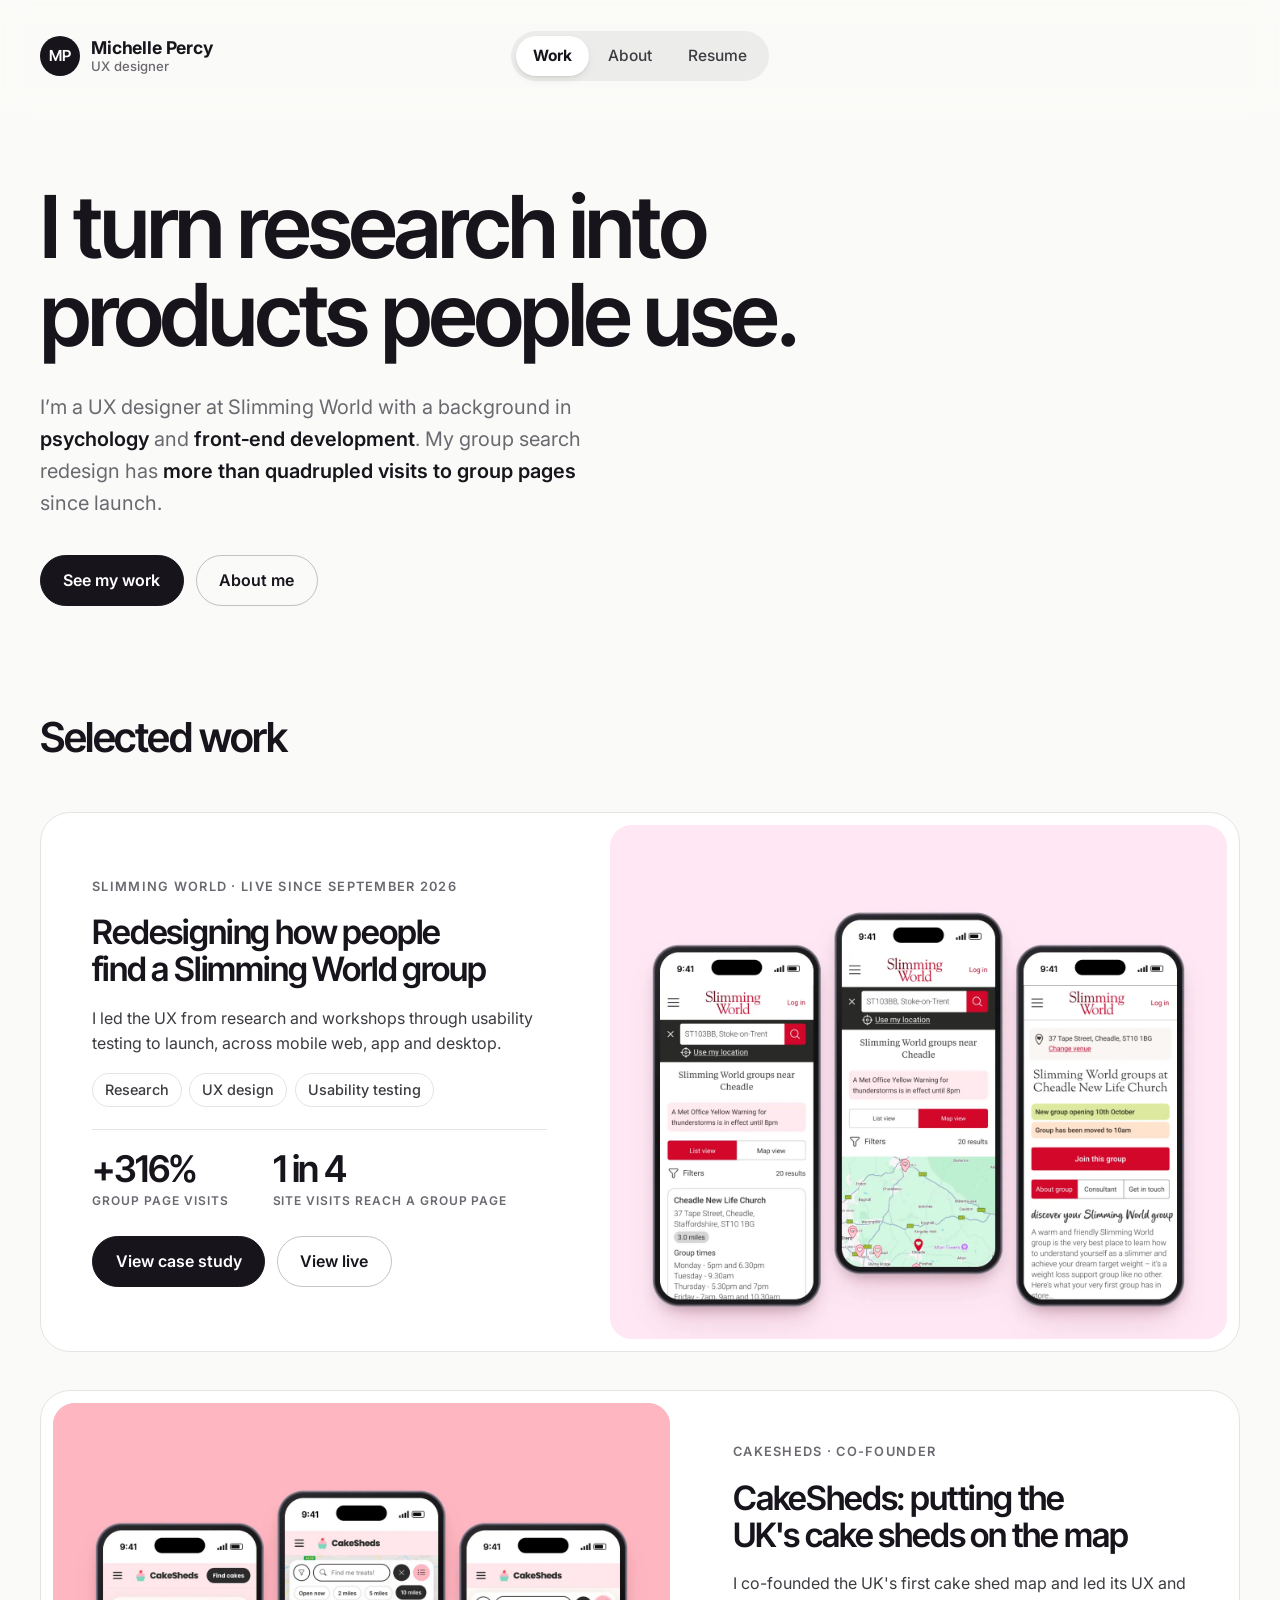
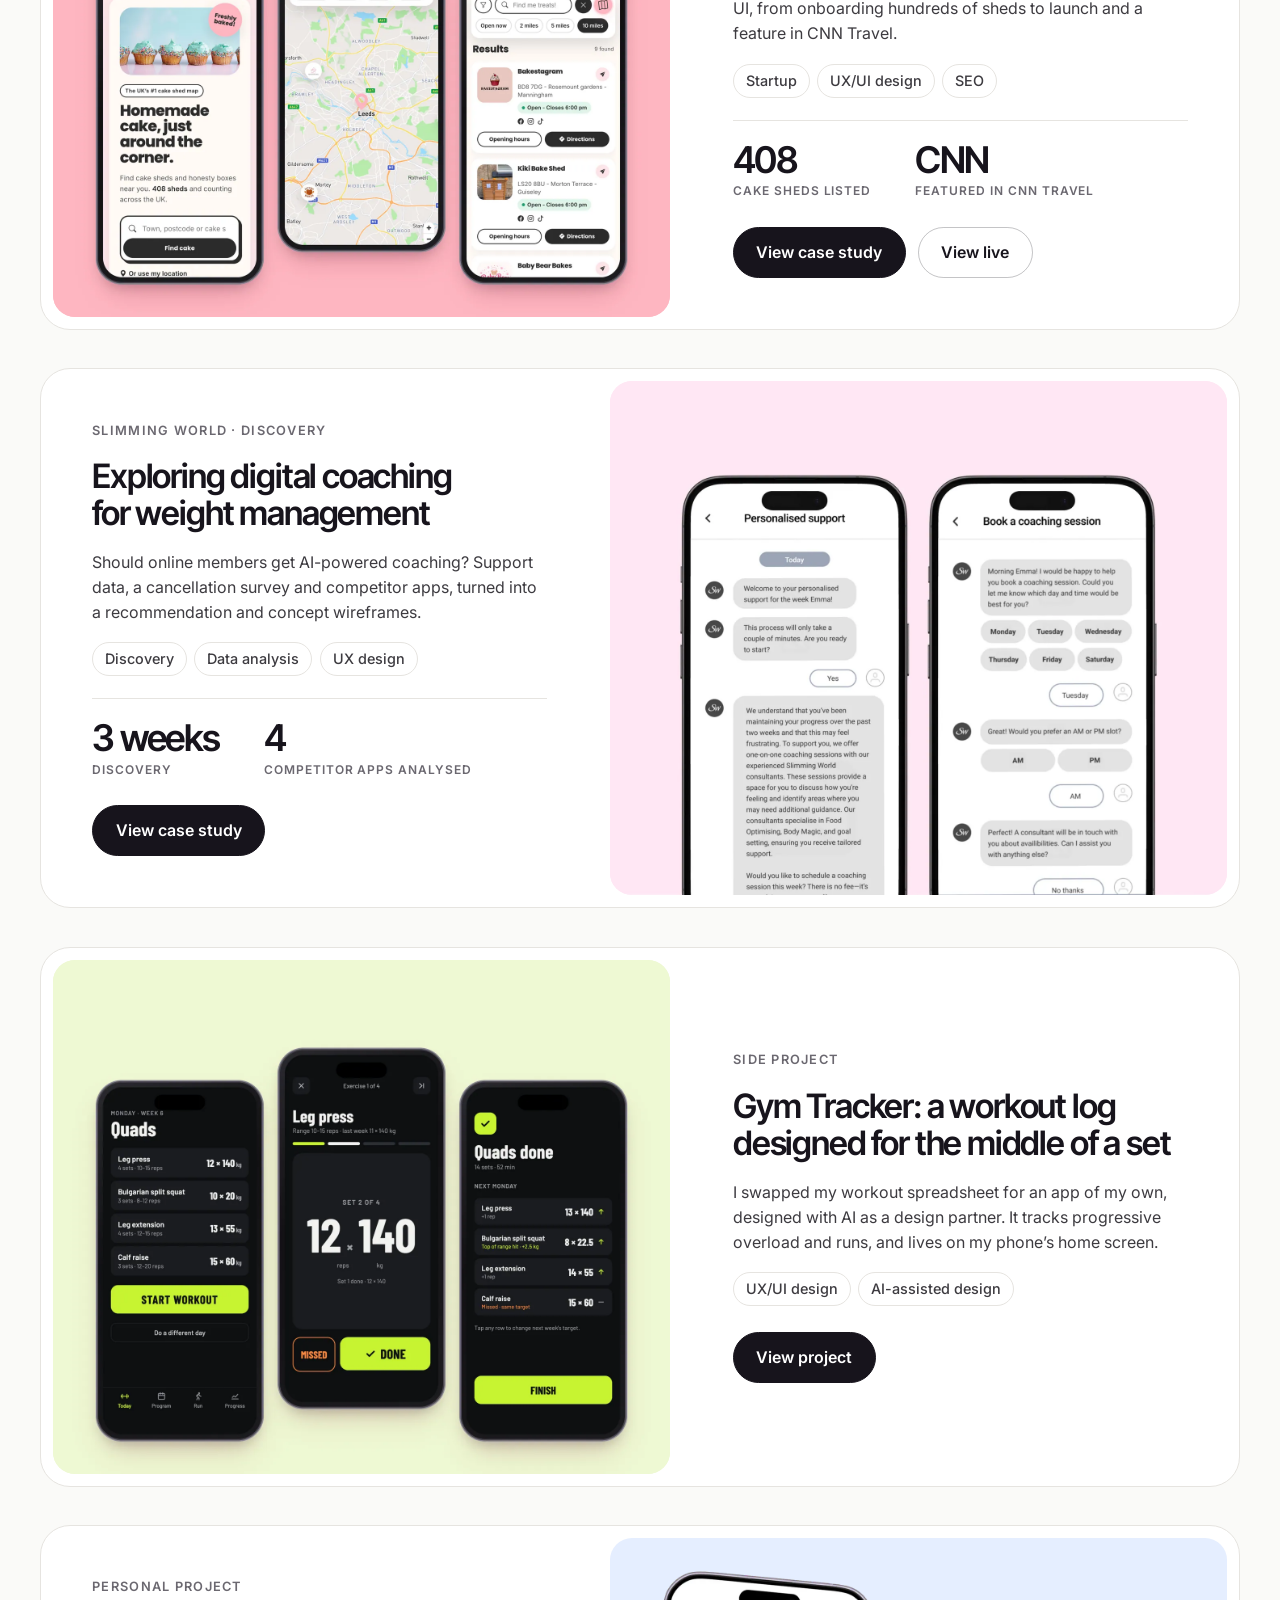
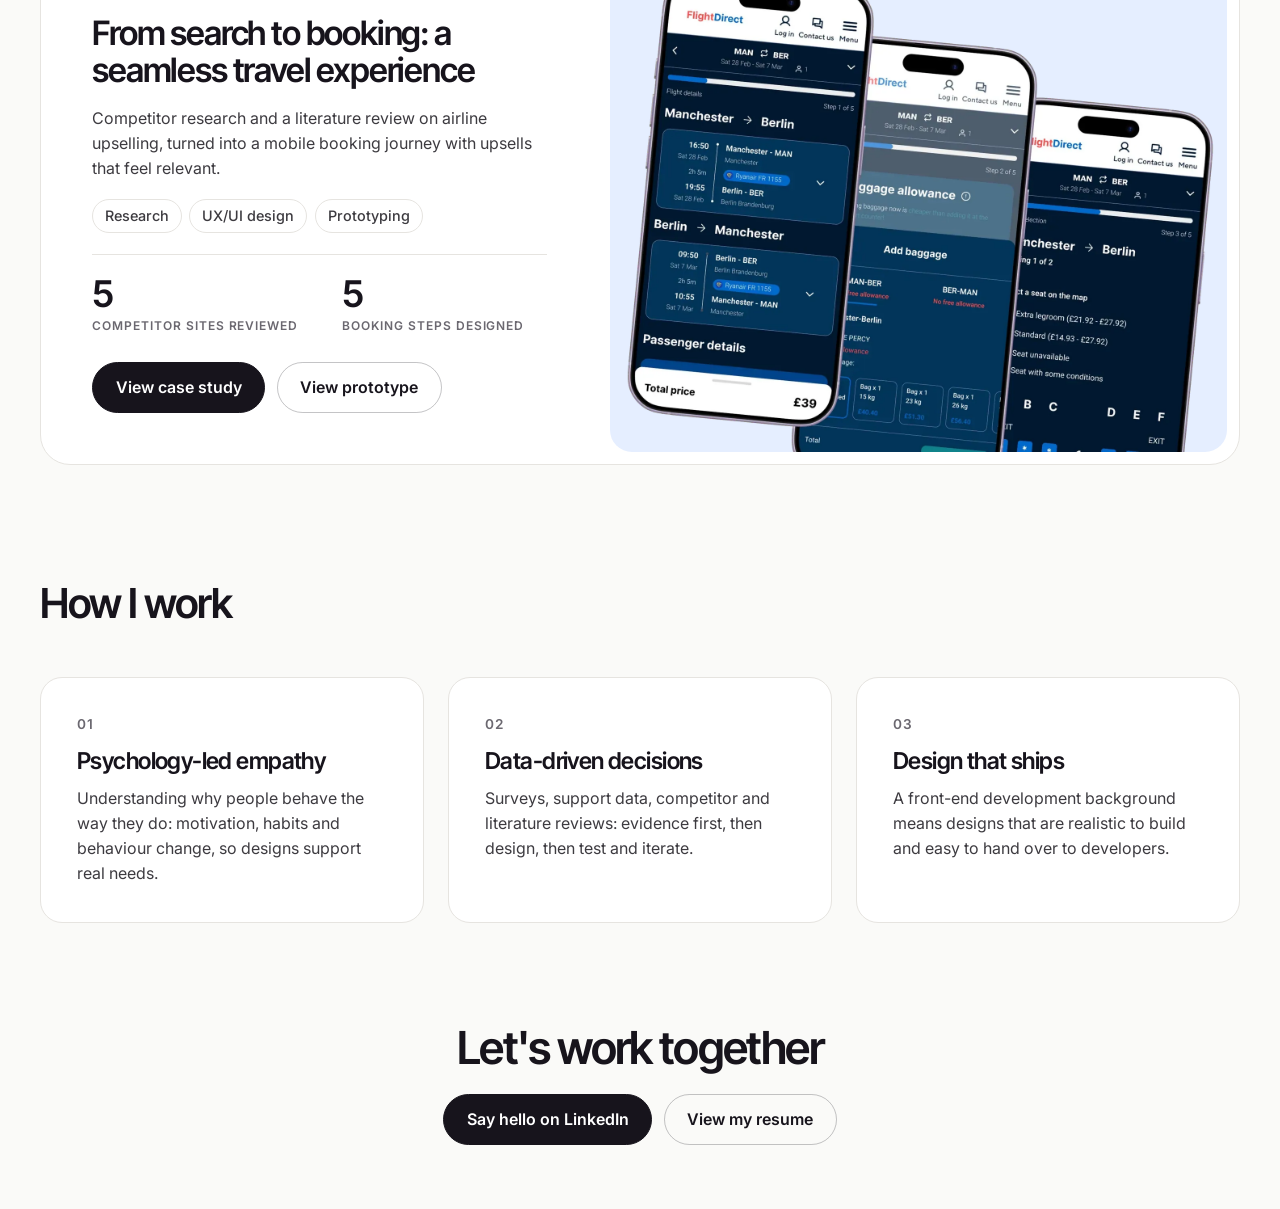
<file: index.html>
<!doctype html>
<html lang="en-GB">
<head>
  <meta charset="utf-8">
  <meta name="viewport" content="width=device-width, initial-scale=1">
  <title>Michelle Percy — UX Designer</title>
  <meta name="description" content="UX designer with a background in psychology, education and front-end development. Case studies in research, UX and UI design.">
  <meta property="og:title" content="Michelle Percy — UX Designer">
  <meta property="og:description" content="Empathetic designer, data-driven problem solver and collaborative communicator.">
  <meta property="og:image" content="assets/img/home-sw-coaching.webp">
  <meta name="theme-color" content="#fafaf8">
  <link rel="icon" href="favicon.png" type="image/png">
  <link rel="apple-touch-icon" href="apple-touch-icon.png">
  <link rel="preconnect" href="https://fonts.googleapis.com">
  <link rel="preconnect" href="https://fonts.gstatic.com" crossorigin>
  <link rel="stylesheet" href="https://fonts.googleapis.com/css2?family=Inter+Tight:wght@500..700&family=Inter:wght@400..700&display=swap">
  <link rel="stylesheet" href="css/styles.css">
  <script src="js/main.js" defer></script>
</head>
<body>
  <a class="skip-link" href="#main">Skip to content</a>

  <header class="site-header">
    <div class="wrap">
      <a class="logo" href="./" aria-label="Michelle Percy, UX designer — home">
        <span class="logo-mark" aria-hidden="true">MP</span>
        <span class="logo-text"><span class="logo-name">Michelle Percy</span><span class="logo-role">UX designer</span></span>
      </a>
      <nav class="nav" aria-label="Main">
        <ul>
          <li><a href="./#work" aria-current="page">Work</a></li>
          <li><a href="about/">About</a></li>
          <li><a class="ext" href="assets/docs/michelle-percy-resume.pdf" target="_blank" rel="noopener">Resume<span class="visually-hidden"> (opens in a new tab)</span></a></li>
        </ul>
      </nav>
    </div>
  </header>

  <main id="main">
    <section class="hero" aria-labelledby="hero-title">
      <div class="wrap">
        <h1 id="hero-title">
          <span class="line">I turn research into</span>
          <span class="line">products people use.</span>
        </h1>
        <p class="lede reveal">I&rsquo;m a UX designer at Slimming World with a background in <strong>psychology</strong> and <strong>front&#8209;end development</strong>. My group search redesign has <strong>more than quadrupled visits to group pages</strong> since launch.</p>
        <div class="hero-actions reveal" style="--d:.1s">
          <a class="btn" href="#work">See my work</a>
          <a class="btn btn--ghost" href="about/">About me</a>
        </div>
      </div>
    </section>

    <section class="section" id="work" aria-labelledby="work-title">
      <div class="wrap">
        <div class="section-head reveal">
          <h2 id="work-title">Selected work</h2>
        </div>

        <ul class="projects">
          <li class="project project--gs reveal">
            <div class="project-body">
              <span class="eyebrow">Slimming World · Live since September 2026</span>
              <h3><a href="work/group-search/">Redesigning how people find a Slimming World group</a></h3>
              <p>I led the UX from research and workshops through usability testing to launch, across mobile web, app and desktop.</p>
              <ul class="chips" aria-label="Disciplines">
                <li class="chip">Research</li><li class="chip">UX design</li><li class="chip">Usability testing</li>
              </ul>
              <ul class="project-stats" aria-label="Results since launch">
                <li><strong>+316%</strong> Group page visits</li>
                <li><strong>1 in 4</strong> Site visits reach a group page</li>
              </ul>
              <div class="project-actions">
                <a class="btn" href="work/group-search/">View case study<span class="visually-hidden">: group search</span></a>
                <a class="btn btn--ghost" href="https://www.slimmingworld.co.uk/nearest-group-search" target="_blank" rel="noopener">View live<span class="visually-hidden">: Slimming World group search (opens in a new tab)</span></a>
              </div>
            </div>
            <a class="project-media" href="work/group-search/" tabindex="-1" aria-hidden="true">
              <picture>
                <source media="(max-width: 860px)" srcset="assets/img/home-group-search-mobile.webp" width="1200" height="1170">
                <img src="assets/img/home-group-search.webp" width="1800" height="1272" loading="lazy" alt="">
              </picture>
            </a>
          </li>

          <li class="project project--cake reveal">
            <div class="project-body">
              <span class="eyebrow">CakeSheds · Co-founder</span>
              <h3><a href="work/cake-sheds/">CakeSheds: putting the UK's cake sheds on the map</a></h3>
              <p>I co-founded the UK's first cake shed map and led its UX and UI, from onboarding hundreds of sheds to launch and a feature in CNN Travel.</p>
              <ul class="chips" aria-label="Disciplines">
                <li class="chip">Startup</li><li class="chip">UX/UI design</li><li class="chip">SEO</li>
              </ul>
              <ul class="project-stats" aria-label="Results">
                <li><strong>408</strong> Cake sheds listed</li>
                <li><strong>CNN</strong> Featured in CNN Travel</li>
              </ul>
              <div class="project-actions">
                <a class="btn" href="work/cake-sheds/">View case study<span class="visually-hidden">: CakeSheds</span></a>
                <a class="btn btn--ghost" href="https://www.cakesheds.com/" target="_blank" rel="noopener">View live<span class="visually-hidden">: CakeSheds (opens in a new tab)</span></a>
              </div>
            </div>
            <a class="project-media" href="work/cake-sheds/" tabindex="-1" aria-hidden="true">
              <picture>
                <source media="(max-width: 860px)" srcset="assets/img/home-cakesheds-mobile.webp" width="1200" height="1170">
                <img src="assets/img/home-cakesheds.webp" width="1800" height="1272" loading="lazy" alt="">
              </picture>
            </a>
          </li>

          <li class="project project--sw reveal">
            <div class="project-body">
              <span class="eyebrow">Slimming World · Discovery</span>
              <h3><a href="work/digital-coaching/">Exploring digital coaching for weight management</a></h3>
              <p>Should online members get AI-powered coaching? Support data, a cancellation survey and competitor apps, turned into a recommendation and concept wireframes.</p>
              <ul class="chips" aria-label="Disciplines">
                <li class="chip">Discovery</li><li class="chip">Data analysis</li><li class="chip">UX design</li>
              </ul>
              <ul class="project-stats" aria-label="Project facts">
                <li><strong>3 weeks</strong> Discovery</li>
                <li><strong>4</strong> Competitor apps analysed</li>
              </ul>
              <div class="project-actions">
                <a class="btn" href="work/digital-coaching/">View case study<span class="visually-hidden">: digital coaching</span></a>
              </div>
            </div>
            <a class="project-media" href="work/digital-coaching/" tabindex="-1" aria-hidden="true">
              <picture>
                <source media="(max-width: 860px)" srcset="assets/img/home-sw-coaching-mobile.webp" width="1200" height="1170">
                <img src="assets/img/home-sw-coaching.webp" width="1800" height="1272" loading="lazy" alt="">
              </picture>
            </a>
          </li>

          <li class="project project--gym reveal">
            <div class="project-body">
              <span class="eyebrow">Side project</span>
              <h3><a href="work/gym-tracker/">Gym Tracker: a workout log designed for the middle of a set</a></h3>
              <p>I swapped my workout spreadsheet for an app of my own, designed with AI as a design partner. It tracks progressive overload and runs, and lives on my phone&rsquo;s home screen.</p>
              <ul class="chips" aria-label="Disciplines">
                <li class="chip">UX/UI design</li><li class="chip">AI-assisted design</li>
              </ul>
              <div class="project-actions">
                <a class="btn" href="work/gym-tracker/">View project<span class="visually-hidden">: Gym Tracker</span></a>
              </div>
            </div>
            <a class="project-media" href="work/gym-tracker/" tabindex="-1" aria-hidden="true">
              <picture>
                <source media="(max-width: 860px)" srcset="assets/img/home-gym-mobile.webp" width="1200" height="1170">
                <img src="assets/img/home-gym.webp" width="1800" height="1272" loading="lazy" alt="">
              </picture>
            </a>
          </li>

          <li class="project project--fd reveal">
            <div class="project-body">
              <span class="eyebrow">Personal project</span>
              <h3><a href="work/flights-direct/">From search to booking: a seamless travel experience</a></h3>
              <p>Competitor research and a literature review on airline upselling, turned into a mobile booking journey with upsells that feel relevant.</p>
              <ul class="chips" aria-label="Disciplines">
                <li class="chip">Research</li><li class="chip">UX/UI design</li><li class="chip">Prototyping</li>
              </ul>
              <ul class="project-stats" aria-label="Project facts">
                <li><strong>5</strong> Competitor sites reviewed</li>
                <li><strong>5</strong> Booking steps designed</li>
              </ul>
              <div class="project-actions">
                <a class="btn" href="work/flights-direct/">View case study<span class="visually-hidden">: Flights Direct</span></a>
                <a class="btn btn--ghost" href="https://www.figma.com/proto/TvHLe639fBsFeT84hYbion/Flights-Direct?node-id=28-544&amp;p=f&amp;scaling=scale-down&amp;content-scaling=fixed&amp;page-id=5%3A213&amp;starting-point-node-id=75%3A943" target="_blank" rel="noopener">View prototype<span class="visually-hidden">: Flights Direct in Figma (opens in a new tab)</span></a>
              </div>
            </div>
            <a class="project-media" href="work/flights-direct/" tabindex="-1" aria-hidden="true">
              <picture>
                <source media="(max-width: 860px)" srcset="assets/img/home-flights-mobile.webp" width="1200" height="1195">
                <img src="assets/img/home-flights.webp" width="1800" height="1272" loading="lazy" alt="">
              </picture>
            </a>
          </li>
        </ul>
      </div>
    </section>

    <section class="section" style="padding-top:0" aria-labelledby="approach-title">
      <div class="wrap">
        <div class="section-head reveal">
          <h2 id="approach-title">How I work</h2>
        </div>
        <ol class="approach">
          <li class="reveal">
            <span class="num" aria-hidden="true">01</span>
            <h3>Psychology-led empathy</h3>
            <p>Understanding why people behave the way they do: motivation, habits and behaviour change, so designs support real needs.</p>
          </li>
          <li class="reveal" style="--d:.08s">
            <span class="num" aria-hidden="true">02</span>
            <h3>Data-driven decisions</h3>
            <p>Surveys, support data, competitor and literature reviews: evidence first, then design, then test and iterate.</p>
          </li>
          <li class="reveal" style="--d:.16s">
            <span class="num" aria-hidden="true">03</span>
            <h3>Design that ships</h3>
            <p>A front-end development background means designs that are realistic to build and easy to hand over to developers.</p>
          </li>
        </ol>
      </div>
    </section>

    <section class="contact" aria-labelledby="contact-title">
      <div class="wrap reveal">
        <h2 id="contact-title">Let's work together</h2>
        <div class="hero-actions">
          <a class="btn" href="https://www.linkedin.com/in/michelle-percy-developer" target="_blank" rel="noopener">Say hello on LinkedIn<span class="visually-hidden"> (opens in a new tab)</span></a>
          <a class="btn btn--ghost" href="assets/docs/michelle-percy-resume.pdf" target="_blank" rel="noopener">View my resume<span class="visually-hidden"> (opens in a new tab)</span></a>
        </div>
      </div>
    </section>
  </main>

</body>
</html>
</file>
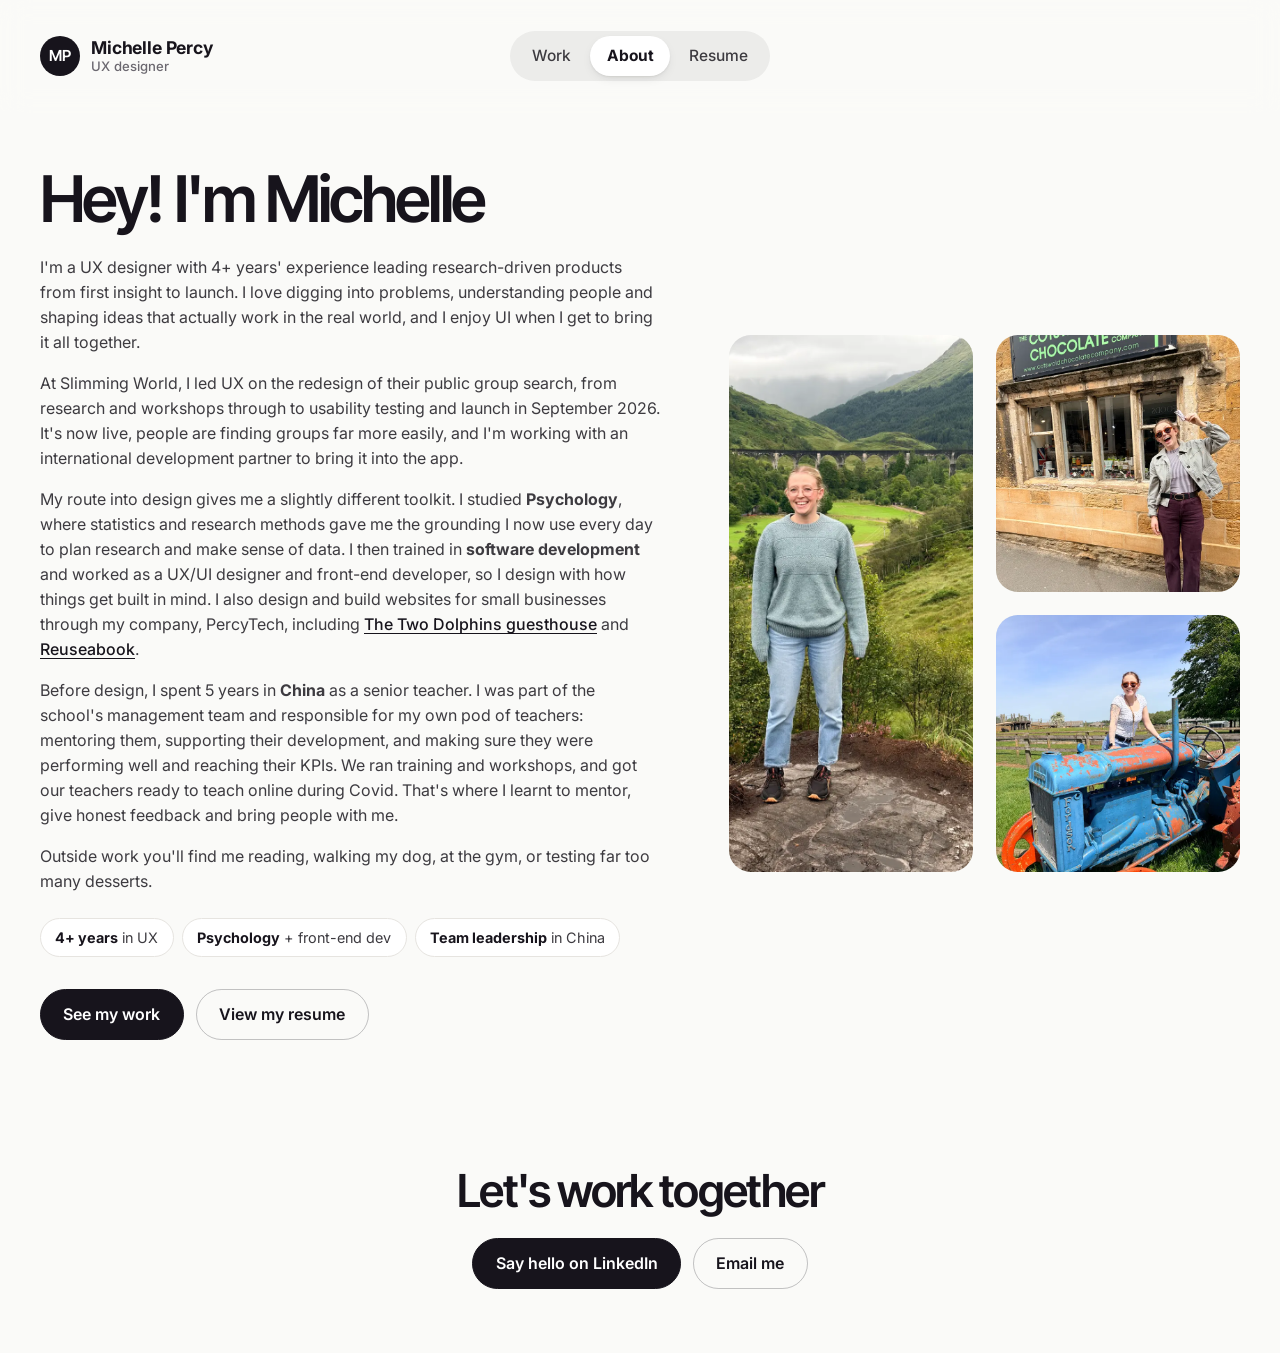
<file: about/index.html>
<!doctype html>
<html lang="en-GB">
<head>
  <meta charset="utf-8">
  <meta name="viewport" content="width=device-width, initial-scale=1">
  <title>About — Michelle Percy, UX Designer</title>
  <meta name="description" content="About Michelle Percy: a UX designer with a background in psychology, front-end development and teaching management in China.">
  <meta name="theme-color" content="#fafaf8">
  <link rel="icon" href="../favicon.png" type="image/png">
  <link rel="apple-touch-icon" href="../apple-touch-icon.png">
  <link rel="preconnect" href="https://fonts.googleapis.com">
  <link rel="preconnect" href="https://fonts.gstatic.com" crossorigin>
  <link rel="stylesheet" href="https://fonts.googleapis.com/css2?family=Inter+Tight:wght@500..700&family=Inter:wght@400..700&display=swap">
  <link rel="stylesheet" href="../css/styles.css">
  <script src="../js/main.js" defer></script>
</head>
<body>
  <a class="skip-link" href="#main">Skip to content</a>

  <header class="site-header">
    <div class="wrap">
      <a class="logo" href="../" aria-label="Michelle Percy, UX designer — home">
        <span class="logo-mark" aria-hidden="true">MP</span>
        <span class="logo-text"><span class="logo-name">Michelle Percy</span><span class="logo-role">UX designer</span></span>
      </a>
      <nav class="nav" aria-label="Main">
        <ul>
          <li><a href="../#work">Work</a></li>
          <li><a href="./" aria-current="page">About</a></li>
          <li><a class="ext" href="../assets/docs/michelle-percy-resume.pdf" target="_blank" rel="noopener">Resume<span class="visually-hidden"> (opens in a new tab)</span></a></li>
        </ul>
      </nav>
    </div>
  </header>

  <main id="main">
    <section class="about-hero" aria-labelledby="about-title">
      <div class="wrap">
        <div class="about-intro">
          <h1 id="about-title">Hey! I'm <em>Michelle</em></h1>
          <div class="prose reveal">
            <p>I'm a UX designer with 4+ years' experience leading research-driven products from first insight to launch. I love digging into problems, understanding people and shaping ideas that actually work in the real world, and I enjoy UI when I get to bring it all together.</p>
            <p>At Slimming World, I led UX on the redesign of their public group search, from research and workshops through to usability testing and launch in September 2026. It's now live, people are finding groups far more easily, and I'm working with an international development partner to bring it into the app.</p>
            <p>My route into design gives me a slightly different toolkit. I studied <strong>Psychology</strong>, where statistics and research methods gave me the grounding I now use every day to plan research and make sense of data. I then trained in <strong>software development</strong> and worked as a UX/UI designer and front-end developer, so I design with how things get built in mind. I also design and build websites for small businesses through my company, PercyTech, including <a href="https://www.twodolphinsguesthouse.com/" target="_blank" rel="noopener">The Two Dolphins guesthouse<span class="visually-hidden"> (opens in a new tab)</span></a> and <a href="https://reuseabook.com/" target="_blank" rel="noopener">Reuseabook<span class="visually-hidden"> (opens in a new tab)</span></a>.</p>
            <p>Before design, I spent 5 years in <strong>China</strong> as a senior teacher. I was part of the school's management team and responsible for my own pod of teachers: mentoring them, supporting their development, and making sure they were performing well and reaching their KPIs. We ran training and workshops, and got our teachers ready to teach online during Covid. That's where I learnt to mentor, give honest feedback and bring people with me.</p>
            <p>Outside work you'll find me reading, walking my dog, at the gym, or testing far too many desserts.</p>
          </div>
          <ul class="about-highlights reveal" aria-label="Highlights">
            <li><strong>4+ years</strong> in UX</li>
            <li><strong>Psychology</strong> + front-end dev</li>
            <li><strong>Team leadership</strong> in China</li>
          </ul>
          <div class="hero-actions reveal">
            <a class="btn" href="../#work">See my work</a>
            <a class="btn btn--ghost" href="../assets/docs/michelle-percy-resume.pdf" target="_blank" rel="noopener">View my resume<span class="visually-hidden"> (opens in a new tab)</span></a>
          </div>
        </div>
        <div class="about-photos reveal" style="--d:.1s">
          <figure><img src="../assets/img/about-glenfinnan.webp" width="900" height="1200" alt="Michelle smiling on a hillside in front of the Glenfinnan Viaduct, with green Scottish hills behind her."></figure>
          <figure><img src="../assets/img/about-chocolate.webp" width="700" height="933" alt="Michelle pulling an excited face and holding up a chocolate bar outside the Cotswold Chocolate Company."></figure>
          <figure><img src="../assets/img/about-tractor.webp" width="700" height="933" alt="Michelle smiling in sunglasses beside an old blue and orange tractor on a farm."></figure>
        </div>
      </div>
    </section>

    <section class="contact" aria-labelledby="contact-title">
      <div class="wrap reveal">
        <h2 id="contact-title">Let's work together</h2>
        <div class="hero-actions">
          <a class="btn" href="https://www.linkedin.com/in/michelle-percy-developer" target="_blank" rel="noopener">Say hello on LinkedIn<span class="visually-hidden"> (opens in a new tab)</span></a>
          <a class="btn btn--ghost" href="mailto:michelleamynewell@gmail.com">Email me</a>
        </div>
      </div>
    </section>
  </main>

</body>
</html>
</file>
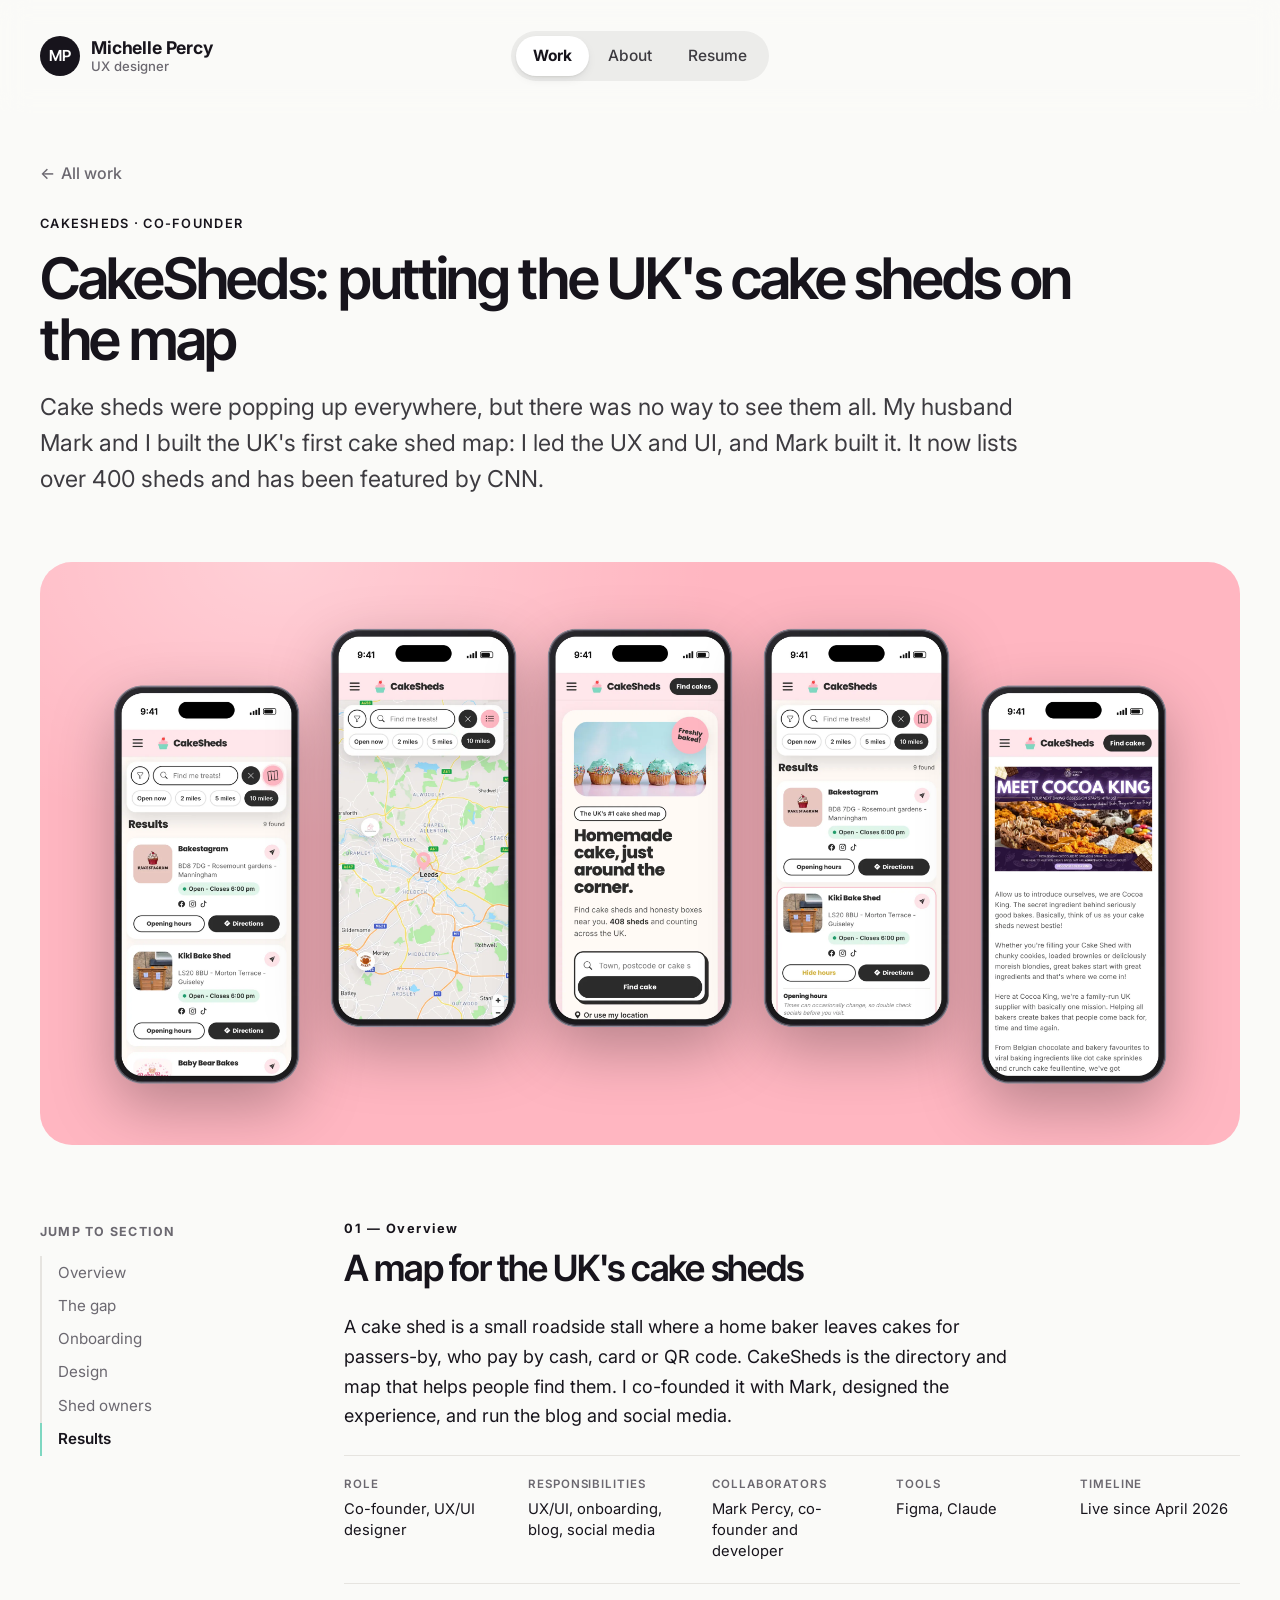
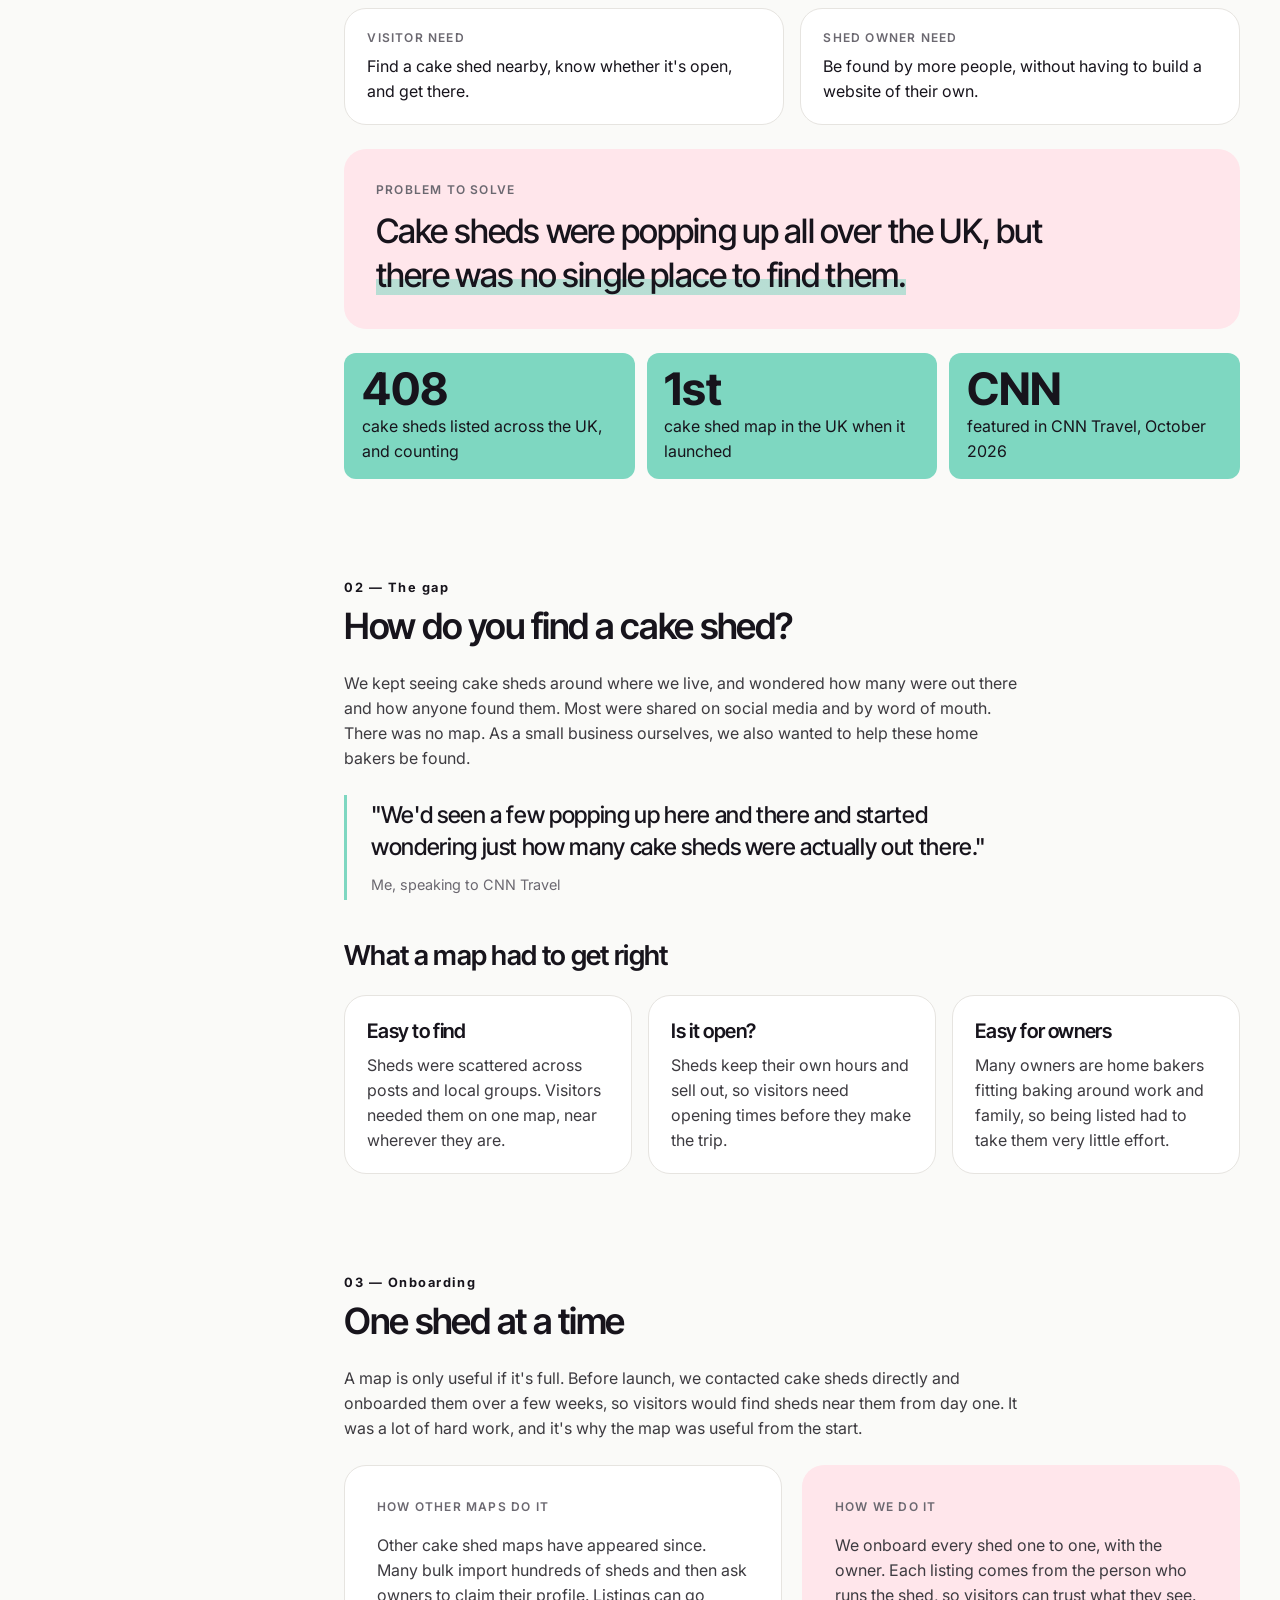
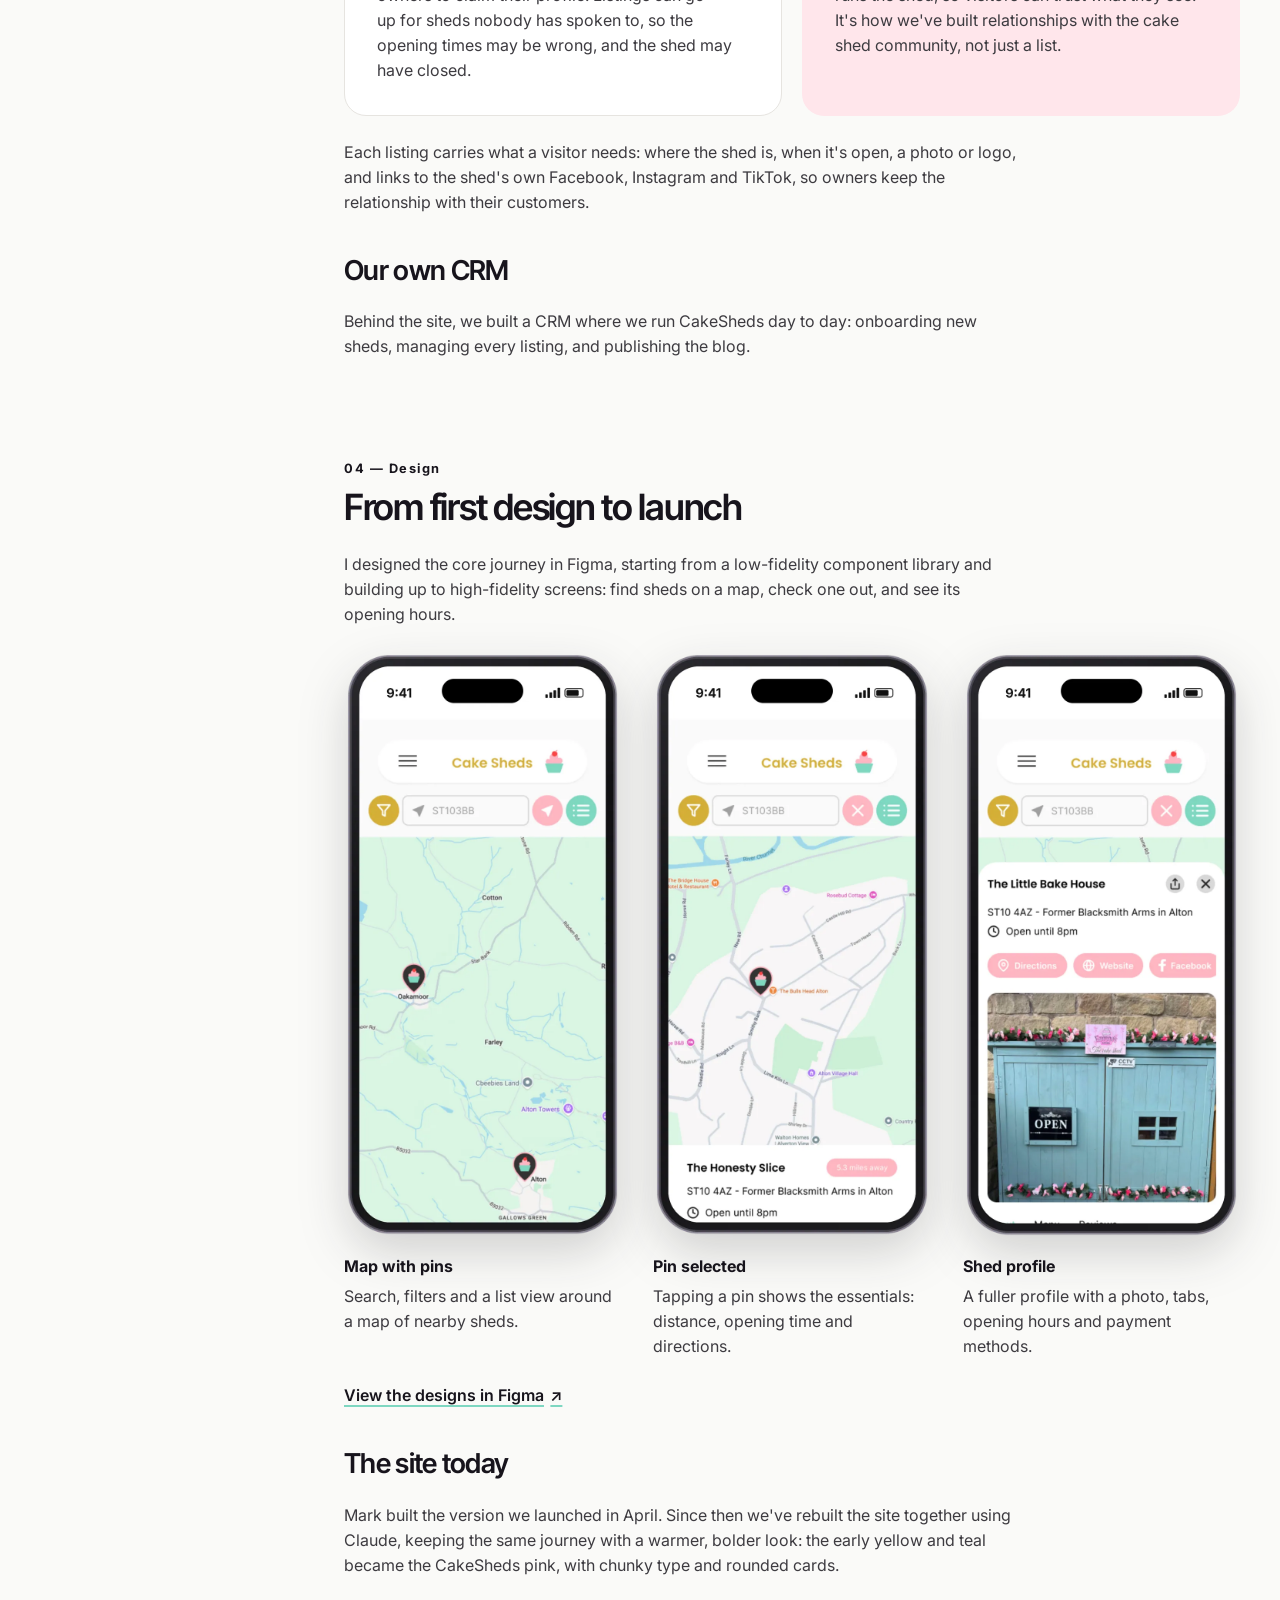
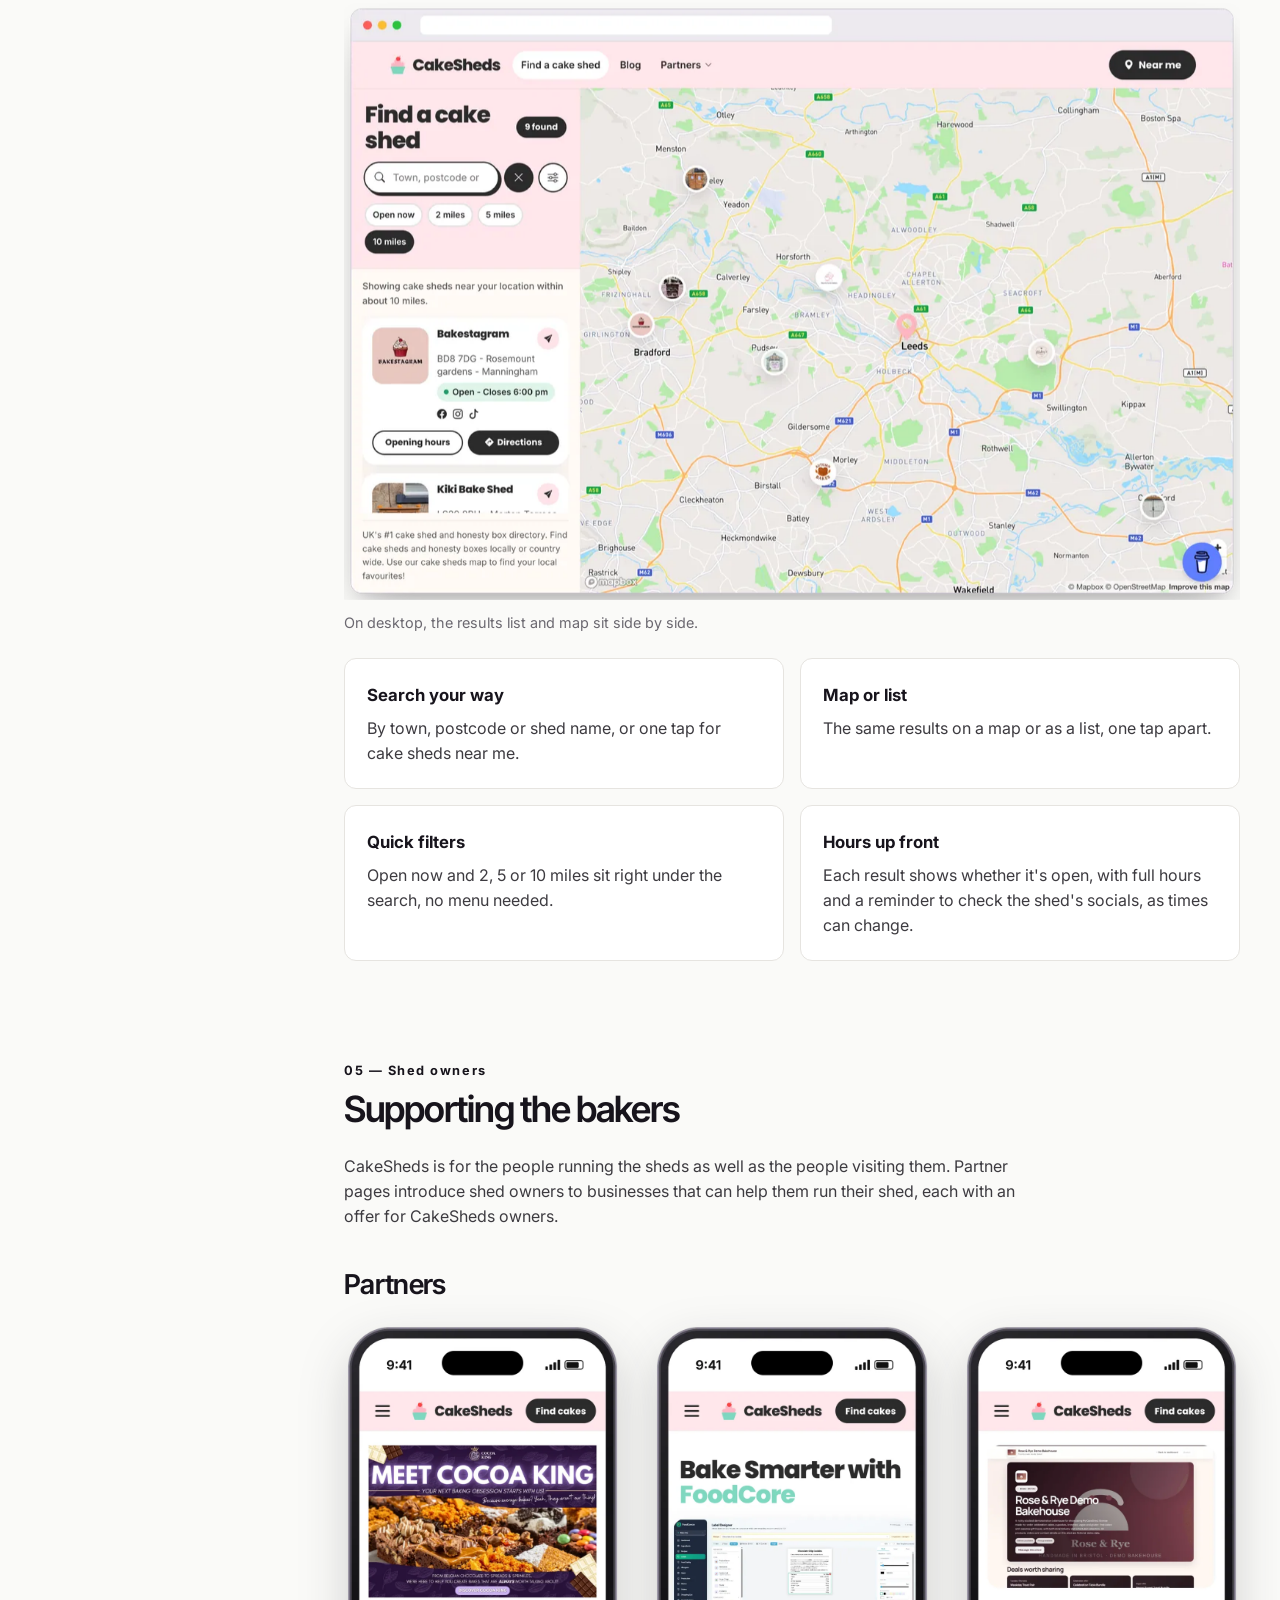
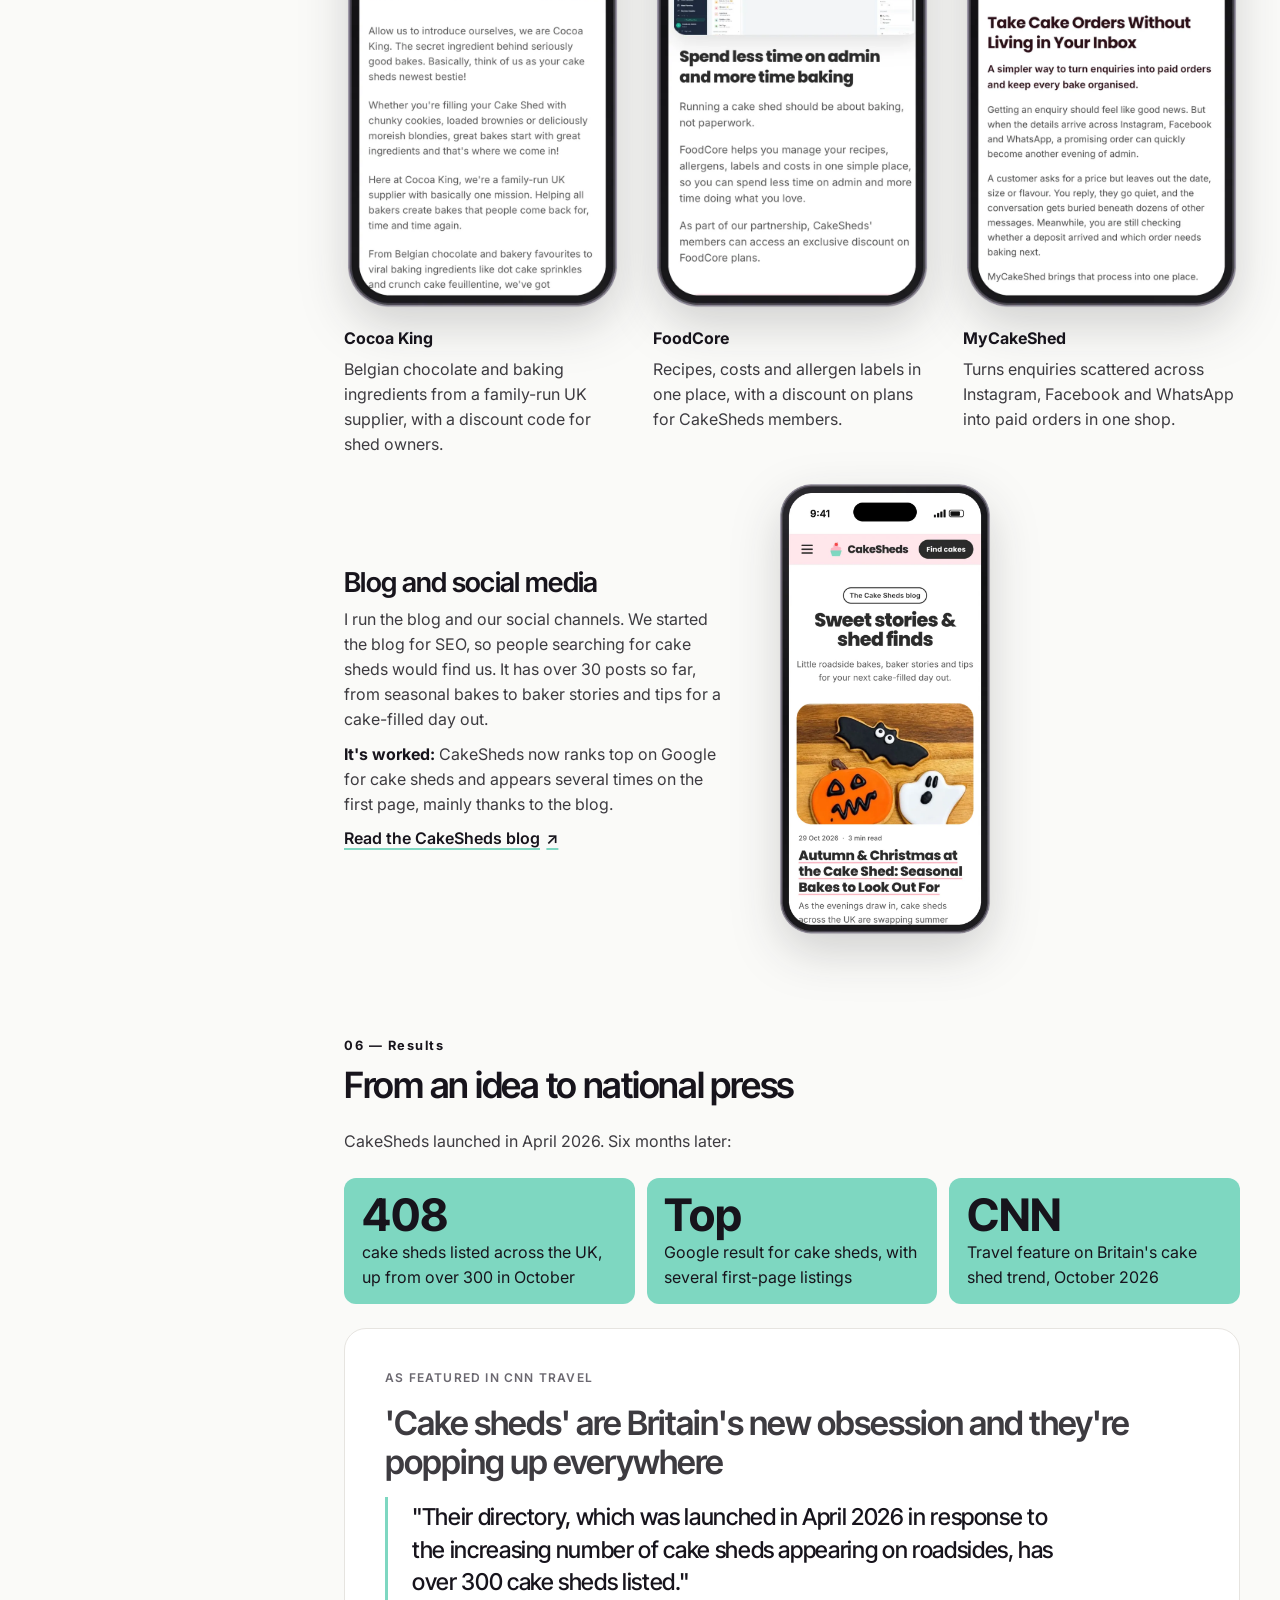
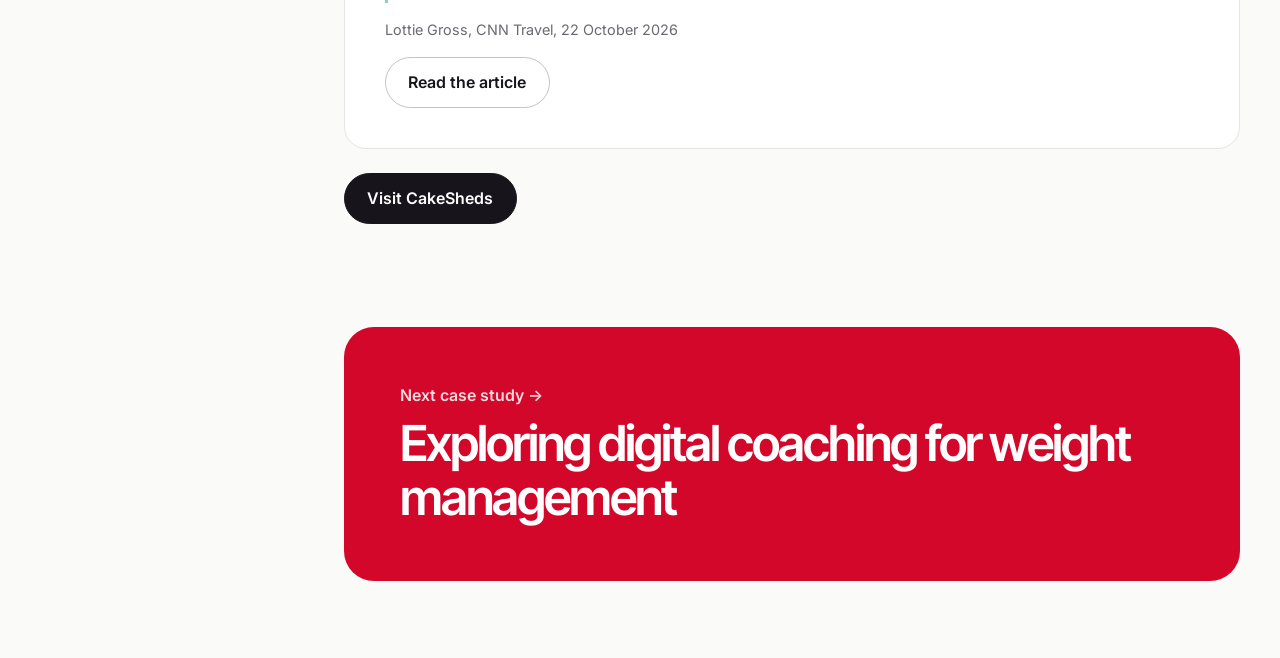
<file: work/cake-sheds/index.html>
<!doctype html>
<html lang="en-GB">
<head>
  <meta charset="utf-8">
  <meta name="viewport" content="width=device-width, initial-scale=1">
  <title>CakeSheds: putting the UK's cake sheds on the map — Michelle Percy</title>
  <meta name="description" content="Case study: co-founding and designing CakeSheds, the UK's first cake shed map, from onboarding hundreds of sheds to launch and a CNN feature.">
  <meta name="theme-color" content="#fafaf8">
  <link rel="icon" href="../../favicon.png" type="image/png">
  <link rel="apple-touch-icon" href="../../apple-touch-icon.png">
  <link rel="preconnect" href="https://fonts.googleapis.com">
  <link rel="preconnect" href="https://fonts.gstatic.com" crossorigin>
  <link rel="stylesheet" href="https://fonts.googleapis.com/css2?family=Inter+Tight:wght@500..700&family=Inter:wght@400..700&display=swap">
  <link rel="stylesheet" href="../../css/styles.css">
  <script src="../../js/main.js" defer></script>
</head>
<body class="cs cs--cake">
  <a class="skip-link" href="#main">Skip to content</a>
  <div class="progress" aria-hidden="true"></div>

  <header class="site-header">
    <div class="wrap">
      <a class="logo" href="../../" aria-label="Michelle Percy, UX designer — home">
        <span class="logo-mark" aria-hidden="true">MP</span>
        <span class="logo-text"><span class="logo-name">Michelle Percy</span><span class="logo-role">UX designer</span></span>
      </a>
      <nav class="nav" aria-label="Main">
        <ul>
          <li><a href="../../#work" aria-current="page">Work</a></li>
          <li><a href="../../about/">About</a></li>
          <li><a class="ext" href="../../assets/docs/michelle-percy-resume.pdf" target="_blank" rel="noopener">Resume<span class="visually-hidden"> (opens in a new tab)</span></a></li>
        </ul>
      </nav>
    </div>
  </header>

  <main id="main">
    <section class="cs-hero">
      <div class="wrap">
        <a class="back" href="../../#work"><span aria-hidden="true">←</span> All work</a>
        <span class="eyebrow">CakeSheds · Co-founder</span>
        <h1>CakeSheds: putting the UK's cake sheds on the map</h1>
        <p class="lede">Cake sheds were popping up everywhere, but there was no way to see them all. My husband Mark and I built the UK's first cake shed map: I led the UX and UI, and Mark built it. It now lists over 400 sheds and has been featured by CNN.</p>
        <div class="cs-cover reveal">
          <div class="phones">
            <img src="../../assets/img/cs-cover-list.webp" width="720" height="1526" alt="CakeSheds list view near Leeds: 9 cake sheds found within 10 miles, each with its logo or photo, location, opening status, social links, and Opening hours and Directions buttons.">
            <img src="../../assets/img/cs-cover-map.webp" width="720" height="1526" alt="CakeSheds map around Leeds, with cake sheds pinned using their own logos, and Open now and distance filters above the map.">
            <img src="../../assets/img/cs-cover-home.webp" width="720" height="1526" alt="CakeSheds homepage on mobile: 'Homemade cake, just around the corner', with 408 sheds and counting, a town or postcode search and a use my location link.">
            <img src="../../assets/img/cs-cover-hours.webp" width="720" height="1526" alt="A cake shed's card opened up to show its opening hours, with a note that times can change and to check socials before visiting.">
            <img src="../../assets/img/cs-partner.webp" width="720" height="1526" alt="A CakeSheds partner page introducing Cocoa King, a baking supplier, to cake shed owners.">
          </div>
        </div>
      </div>
    </section>

    <div class="wrap cs-layout">
      <nav class="toc" aria-label="Jump to section">
        <details open>
          <summary>Jump to section</summary>
          <p class="toc-title">Jump to section</p>
          <ol>
            <li><a href="#overview">Overview</a></li>
            <li><a href="#gap">The gap</a></li>
            <li><a href="#onboarding">Onboarding</a></li>
            <li><a href="#design">Design</a></li>
            <li><a href="#owners">Shed owners</a></li>
            <li><a href="#results">Results</a></li>
          </ol>
        </details>
      </nav>

      <div class="cs-body">
        <section class="cs-section reveal" id="overview" aria-labelledby="ov-h">
          <h2 id="ov-h"><span class="n">01 — Overview</span>A map for the UK's cake sheds</h2>
          <p class="overview-intro">A cake shed is a small roadside stall where a home baker leaves cakes for passers-by, who pay by cash, card or QR code. CakeSheds is the directory and map that helps people find them. I co-founded it with Mark, designed the experience, and run the blog and social media.</p>
          <dl class="meta-list">
            <div><dt>Role</dt><dd>Co-founder, UX/UI designer</dd></div>
            <div><dt>Responsibilities</dt><dd>UX/UI, onboarding, blog, social media</dd></div>
            <div><dt>Collaborators</dt><dd>Mark Percy, co-founder and developer</dd></div>
            <div><dt>Tools</dt><dd>Figma, Claude</dd></div>
            <div><dt>Timeline</dt><dd>Live since April 2026</dd></div>
          </dl>
          <div class="needs">
            <div class="need"><span class="need-label">Visitor need</span><p>Find a cake shed nearby, know whether it's open, and get there.</p></div>
            <div class="need"><span class="need-label">Shed owner need</span><p>Be found by more people, without having to build a website of their own.</p></div>
          </div>
          <div class="problem">
            <span class="need-label">Problem to solve</span>
            <p class="big-statement">Cake sheds were popping up all over the UK, but <mark>there was no single place to find them.</mark></p>
          </div>
          <ul class="glance-stats glance-stats--row">
            <li><span class="glance-big">408</span><span>cake sheds listed across the UK, and counting</span></li>
            <li><span class="glance-big">1st</span><span>cake shed map in the UK when it launched</span></li>
            <li><span class="glance-big">CNN</span><span>featured in CNN Travel, October 2026</span></li>
          </ul>
        </section>

        <section class="cs-section reveal" id="gap" aria-labelledby="gap-h">
          <h2 id="gap-h"><span class="n">02 — The gap</span>How do you find a cake shed?</h2>
          <p>We kept seeing cake sheds around where we live, and wondered how many were out there and how anyone found them. Most were shared on social media and by word of mouth. There was no map. As a small business ourselves, we also wanted to help these home bakers be found.</p>
          <blockquote class="pull-quote">
            <p>"We'd seen a few popping up here and there and started wondering just how many cake sheds were actually out there."</p>
            <cite>Me, speaking to CNN Travel</cite>
          </blockquote>
          <h3>What a map had to get right</h3>
          <ul class="themes">
            <li><span class="theme-title">Easy to find</span><span>Sheds were scattered across posts and local groups. Visitors needed them on one map, near wherever they are.</span></li>
            <li><span class="theme-title">Is it open?</span><span>Sheds keep their own hours and sell out, so visitors need opening times before they make the trip.</span></li>
            <li><span class="theme-title">Easy for owners</span><span>Many owners are home bakers fitting baking around work and family, so being listed had to take them very little effort.</span></li>
          </ul>
        </section>

        <section class="cs-section reveal" id="onboarding" aria-labelledby="on-h">
          <h2 id="on-h"><span class="n">03 — Onboarding</span>One shed at a time</h2>
          <p>A map is only useful if it's full. Before launch, we contacted cake sheds directly and onboarded them over a few weeks, so visitors would find sheds near them from day one. It was a lot of hard work, and it's why the map was useful from the start.</p>
          <div class="split">
            <div class="panel">
              <span class="need-label">How other maps do it</span>
              <p>Other cake shed maps have appeared since. Many bulk import hundreds of sheds and then ask owners to claim their profile. Listings can go up for sheds nobody has spoken to, so the opening times may be wrong, and the shed may have closed.</p>
            </div>
            <div class="panel panel--tint">
              <span class="need-label">How we do it</span>
              <p>We onboard every shed one to one, with the owner. Each listing comes from the person who runs the shed, so visitors can trust what they see. It's how we've built relationships with the cake shed community, not just a list.</p>
            </div>
          </div>
          <p>Each listing carries what a visitor needs: where the shed is, when it's open, a photo or logo, and links to the shed's own Facebook, Instagram and TikTok, so owners keep the relationship with their customers.</p>
          <h3>Our own CRM</h3>
          <p>Behind the site, we built a CRM where we run CakeSheds day to day: onboarding new sheds, managing every listing, and publishing the blog.</p>
        </section>

        <section class="cs-section reveal" id="design" aria-labelledby="des-h">
          <h2 id="des-h"><span class="n">04 — Design</span>From first design to launch</h2>
          <p>I designed the core journey in Figma, starting from a low-fidelity component library and building up to high-fidelity screens: find sheds on a map, check one out, and see its opening hours.</p>
          <ul class="wires">
            <li>
              <button class="zoom" type="button" data-zoom><img src="../../assets/img/cs-figma-map.webp" width="720" height="1526" loading="lazy" alt="Early Figma design of the map, with a postcode search, filter and list buttons, and cake shed pins around Oakamoor and Alton."></button>
              <strong>Map with pins</strong>
              <span>Search, filters and a list view around a map of nearby sheds.</span>
            </li>
            <li>
              <button class="zoom" type="button" data-zoom><img src="../../assets/img/cs-figma-pin.webp" width="720" height="1526" loading="lazy" alt="Early Figma design of a selected pin: a card for The Honesty Slice with its distance, location, opening time, and Opening hours and Directions links."></button>
              <strong>Pin selected</strong>
              <span>Tapping a pin shows the essentials: distance, opening time and directions.</span>
            </li>
            <li>
              <button class="zoom" type="button" data-zoom><img src="../../assets/img/cs-figma-profile.webp" width="720" height="1526" loading="lazy" alt="Early Figma design of a shed profile, with Directions, Website and Facebook buttons, a photo of the shed, About, Menu and Reviews tabs, and opening hours."></button>
              <strong>Shed profile</strong>
              <span>A fuller profile with a photo, tabs, opening hours and payment methods.</span>
            </li>
          </ul>
          <a class="text-link" href="https://www.figma.com/design/nJyp6P4kc4PuCOxghvvT8v/CakeSheds" target="_blank" rel="noopener">View the designs in Figma <span aria-hidden="true">↗</span><span class="visually-hidden"> (opens in a new tab)</span></a>

          <h3>The site today</h3>
          <p>Mark built the version we launched in April. Since then we've rebuilt the site together using Claude, keeping the same journey with a warmer, bolder look: the early yellow and teal became the CakeSheds pink, with chunky type and rounded cards.</p>
          <figure class="figure">
            <button class="zoom" type="button" data-zoom><img src="../../assets/img/cs-desktop-search.webp" width="1220" height="814" loading="lazy" alt="CakeSheds on desktop: a Find a cake shed panel with search, Open now and distance filters and a list of results on the left, and a map of Leeds and Bradford with nine cake sheds pinned on the right."></button>
            <figcaption>On desktop, the results list and map sit side by side.</figcaption>
          </figure>
          <ul class="cards cards--2">
            <li><strong>Search your way</strong>By town, postcode or shed name, or one tap for cake sheds near me.</li>
            <li><strong>Map or list</strong>The same results on a map or as a list, one tap apart.</li>
            <li><strong>Quick filters</strong>Open now and 2, 5 or 10 miles sit right under the search, no menu needed.</li>
            <li><strong>Hours up front</strong>Each result shows whether it's open, with full hours and a reminder to check the shed's socials, as times can change.</li>
          </ul>
        </section>

        <section class="cs-section reveal" id="owners" aria-labelledby="own-h">
          <h2 id="own-h"><span class="n">05 — Shed owners</span>Supporting the bakers</h2>
          <p>CakeSheds is for the people running the sheds as well as the people visiting them. Partner pages introduce shed owners to businesses that can help them run their shed, each with an offer for CakeSheds owners.</p>
          <h3>Partners</h3>
          <ul class="wires">
            <li>
              <button class="zoom" type="button" data-zoom><img src="../../assets/img/cs-partner.webp" width="720" height="1526" loading="lazy" alt="The Cocoa King partner page on mobile, with a banner of brownies and blondies and an introduction for cake shed owners."></button>
              <strong>Cocoa King</strong>
              <span>Belgian chocolate and baking ingredients from a family-run UK supplier, with a discount code for shed owners.</span>
            </li>
            <li>
              <button class="zoom" type="button" data-zoom><img src="../../assets/img/cs-partner-foodcore.webp" width="720" height="1526" loading="lazy" alt="The FoodCore partner page on mobile, 'Bake Smarter with FoodCore', with a screenshot of its label designer and text about spending less time on admin."></button>
              <strong>FoodCore</strong>
              <span>Recipes, costs and allergen labels in one place, with a discount on plans for CakeSheds members.</span>
            </li>
            <li>
              <button class="zoom" type="button" data-zoom><img src="../../assets/img/cs-partner-mycakeshed.webp" width="720" height="1526" loading="lazy" alt="The MyCakeShed partner page on mobile, 'Take Cake Orders Without Living in Your Inbox', with a demo bakehouse shop."></button>
              <strong>MyCakeShed</strong>
              <span>Turns enquiries scattered across Instagram, Facebook and WhatsApp into paid orders in one shop.</span>
            </li>
          </ul>

          <ul class="updates">
            <li class="update">
              <div class="update-text">
                <h3>Blog and social media</h3>
                <p>I run the blog and our social channels. We started the blog for SEO, so people searching for cake sheds would find us. It has over 30 posts so far, from seasonal bakes to baker stories and tips for a cake-filled day out.</p>
                <p><strong>It's worked:</strong> CakeSheds now ranks top on Google for cake sheds and appears several times on the first page, mainly thanks to the blog.</p>
                <a class="text-link" href="https://www.cakesheds.com/blog" target="_blank" rel="noopener">Read the CakeSheds blog <span aria-hidden="true">↗</span><span class="visually-hidden"> (opens in a new tab)</span></a>
              </div>
              <div class="update-screens">
                <button class="zoom" type="button" data-zoom><img src="../../assets/img/cs-blog.webp" width="720" height="1526" loading="lazy" alt="The CakeSheds blog, 'Sweet stories and shed finds', with a post about autumn and Christmas bakes."></button>
              </div>
            </li>
          </ul>
        </section>

        <section class="cs-section reveal" id="results" aria-labelledby="res-h">
          <h2 id="res-h"><span class="n">06 — Results</span>From an idea to national press</h2>
          <p>CakeSheds launched in April 2026. Six months later:</p>
          <ul class="glance-stats glance-stats--row">
            <li><span class="glance-big">408</span><span>cake sheds listed across the UK, up from over 300 in October</span></li>
            <li><span class="glance-big">Top</span><span>Google result for cake sheds, with several first-page listings</span></li>
            <li><span class="glance-big">CNN</span><span>Travel feature on Britain's cake shed trend, October 2026</span></li>
          </ul>
          <figure class="press">
            <span class="need-label">As featured in CNN Travel</span>
            <p class="press-title">'Cake sheds' are Britain's new obsession and they're popping up everywhere</p>
            <blockquote class="pull-quote">
              <p>"Their directory, which was launched in April 2026 in response to the increasing number of cake sheds appearing on roadsides, has over 300 cake sheds listed."</p>
            </blockquote>
            <figcaption>Lottie Gross, CNN Travel, 22 October 2026</figcaption>
            <a class="btn btn--ghost" href="https://edition.cnn.com/travel/cake-sheds-great-british-baking-show" target="_blank" rel="noopener">Read the article<span class="visually-hidden"> on CNN (opens in a new tab)</span></a>
          </figure>
          <div>
            <a class="btn" href="https://www.cakesheds.com/" target="_blank" rel="noopener">Visit CakeSheds<span class="visually-hidden"> (opens in a new tab)</span></a>
          </div>
        </section>

        <a class="next reveal" href="../digital-coaching/" style="--next-c: var(--sw)">
          <span>Next case study →</span>
          <strong>Exploring digital coaching for weight management</strong>
        </a>
      </div>
    </div>
  </main>

</body>
</html>
</file>
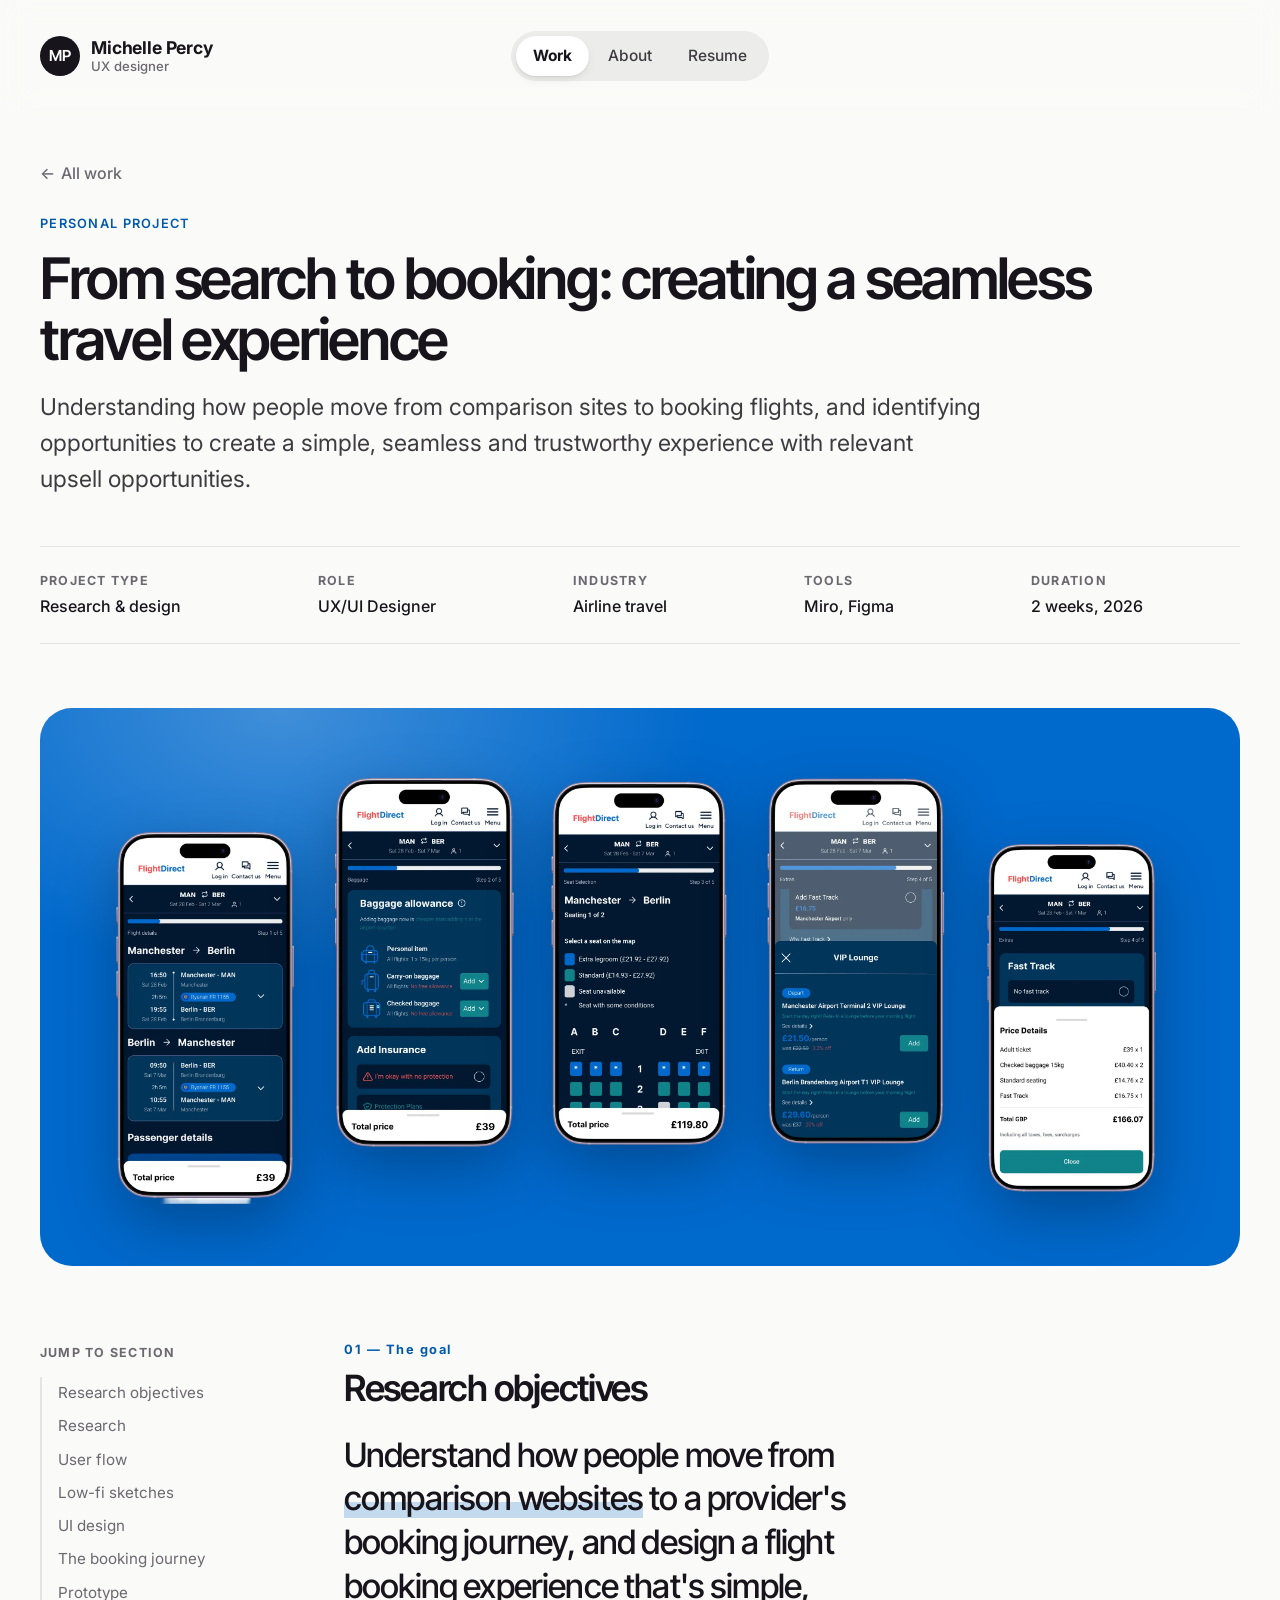
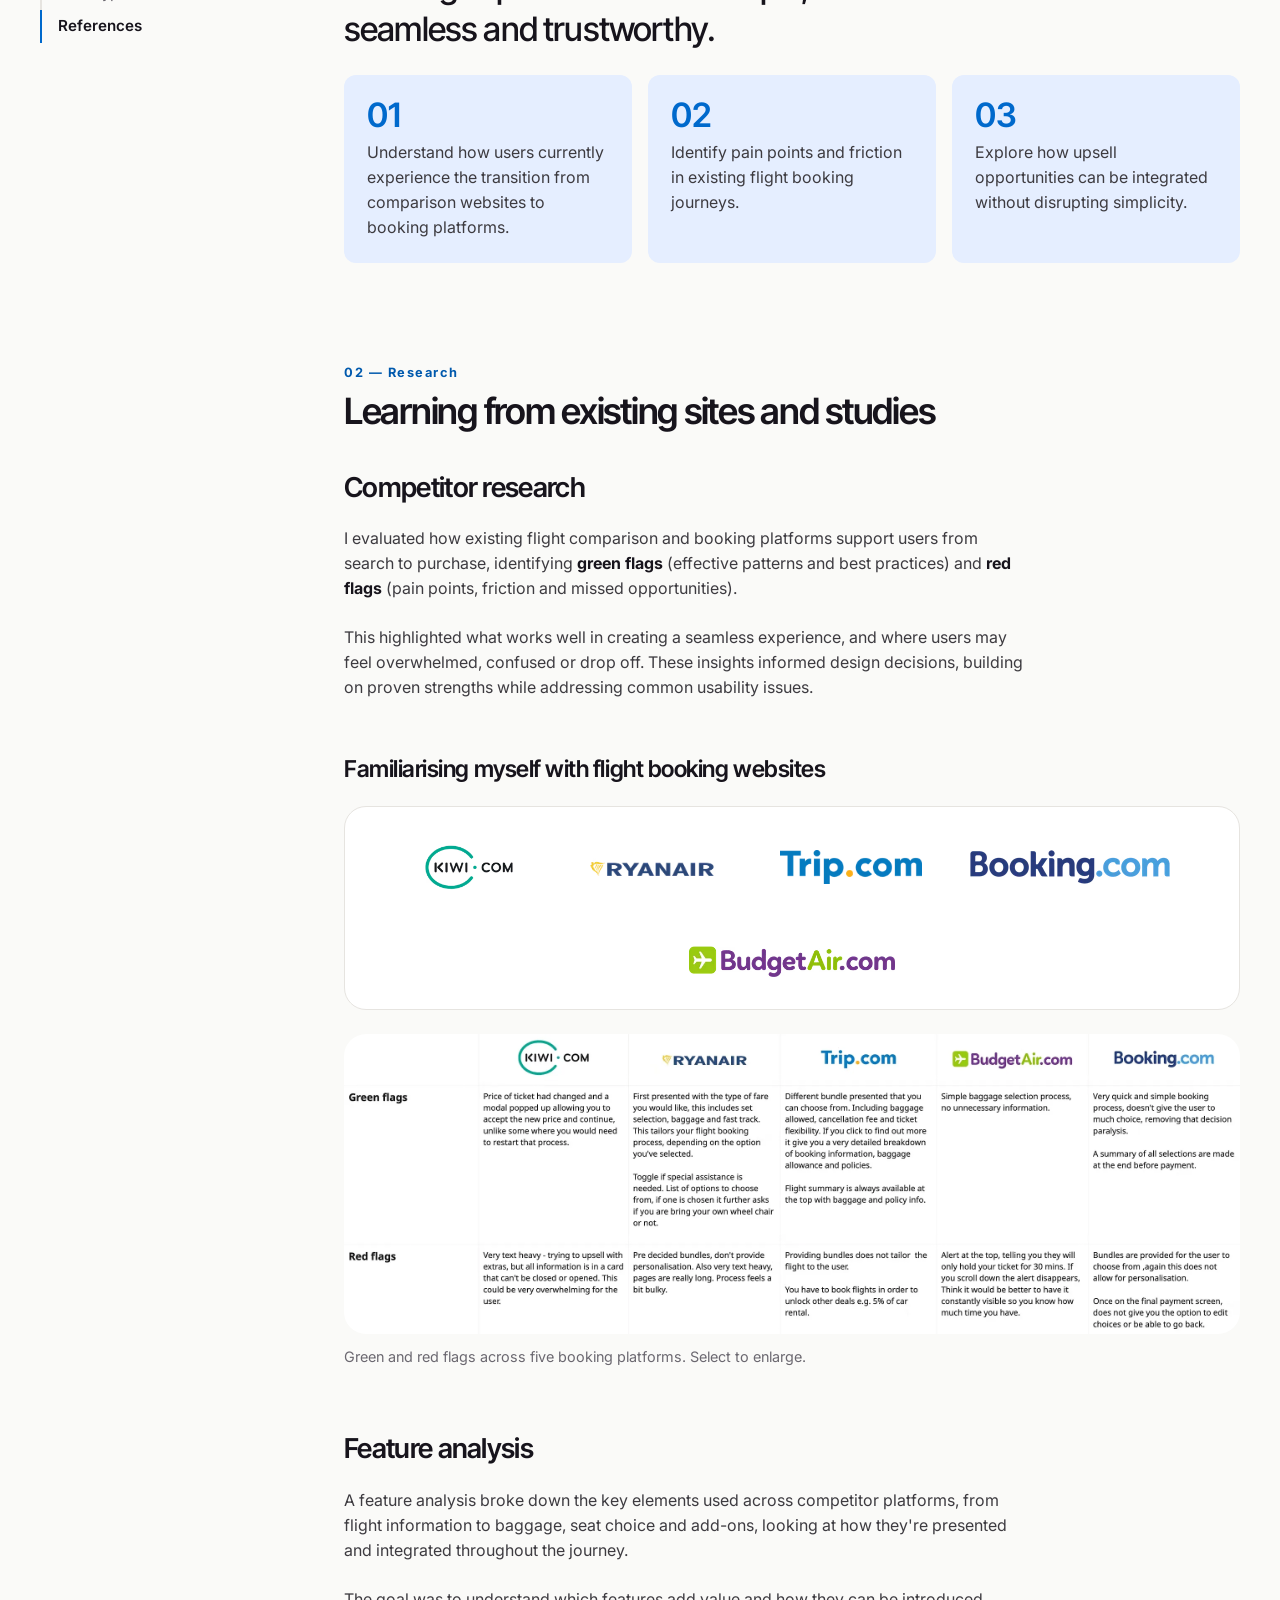
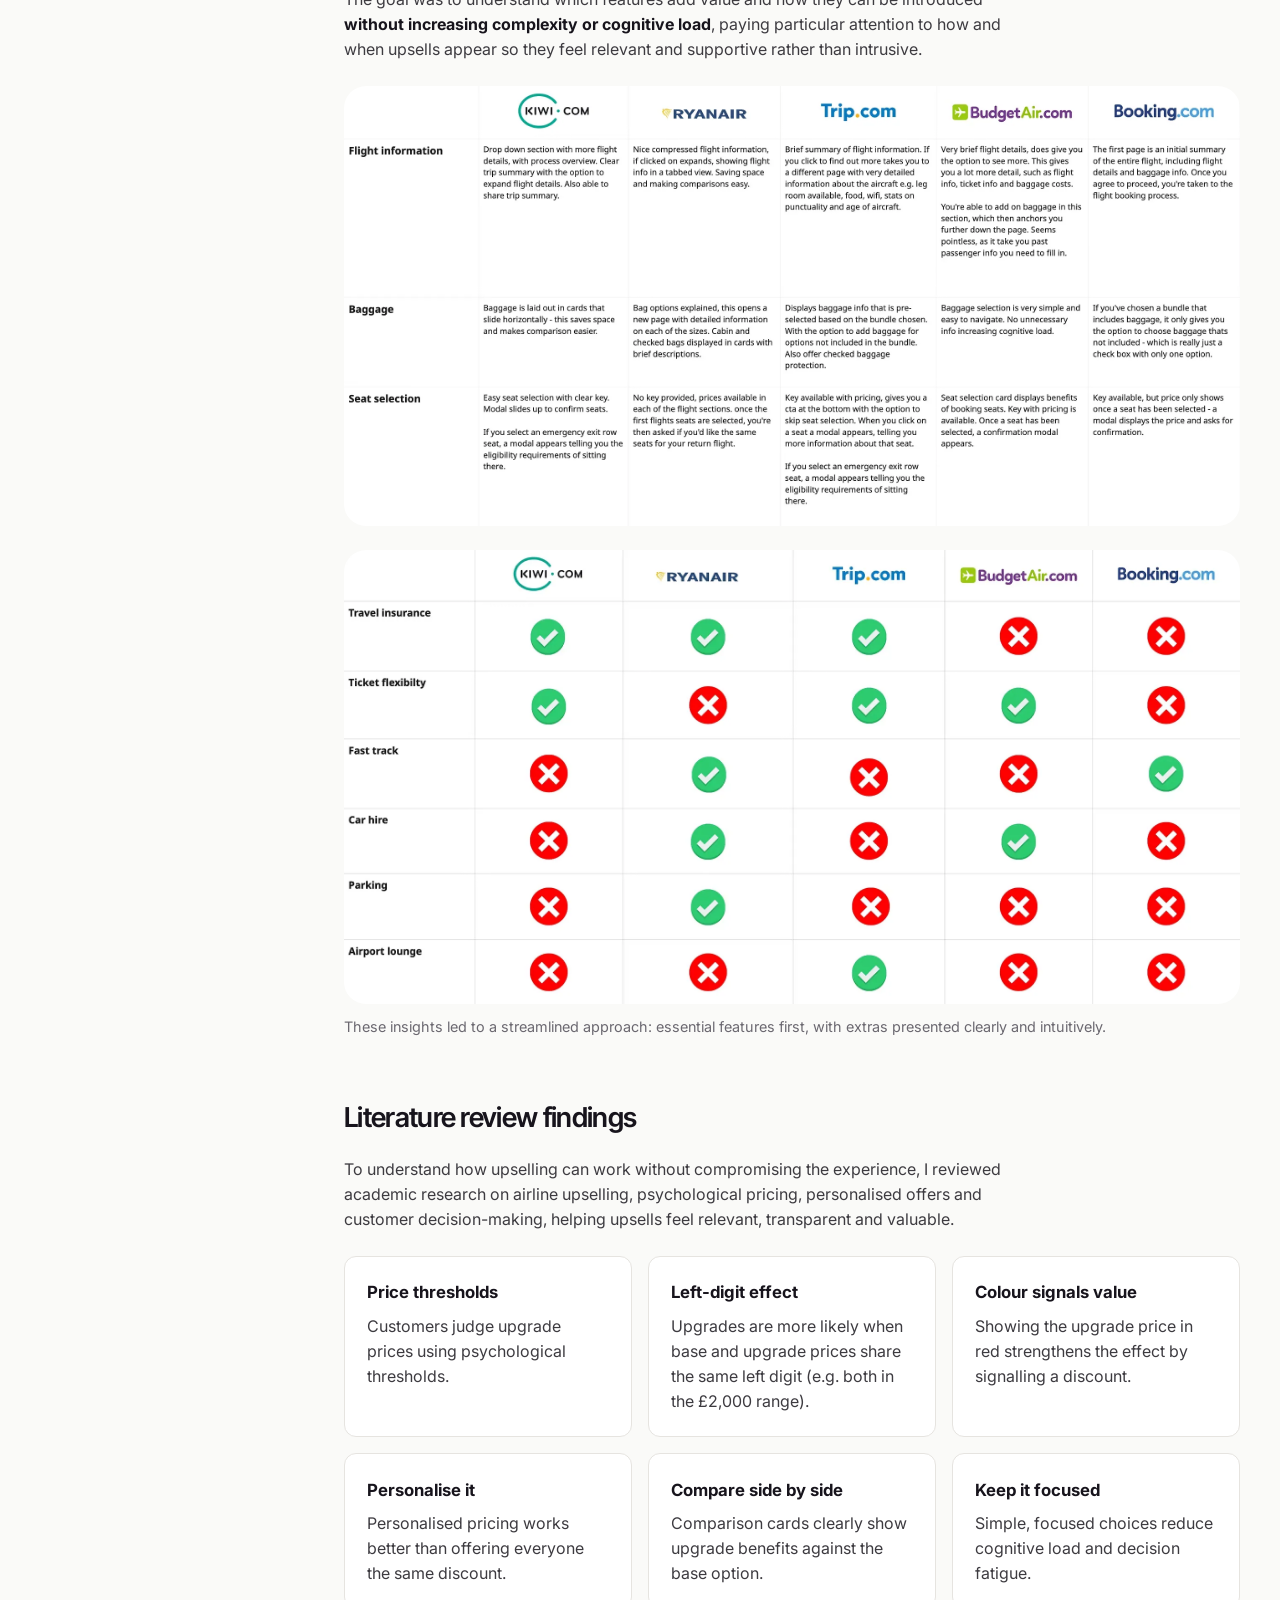
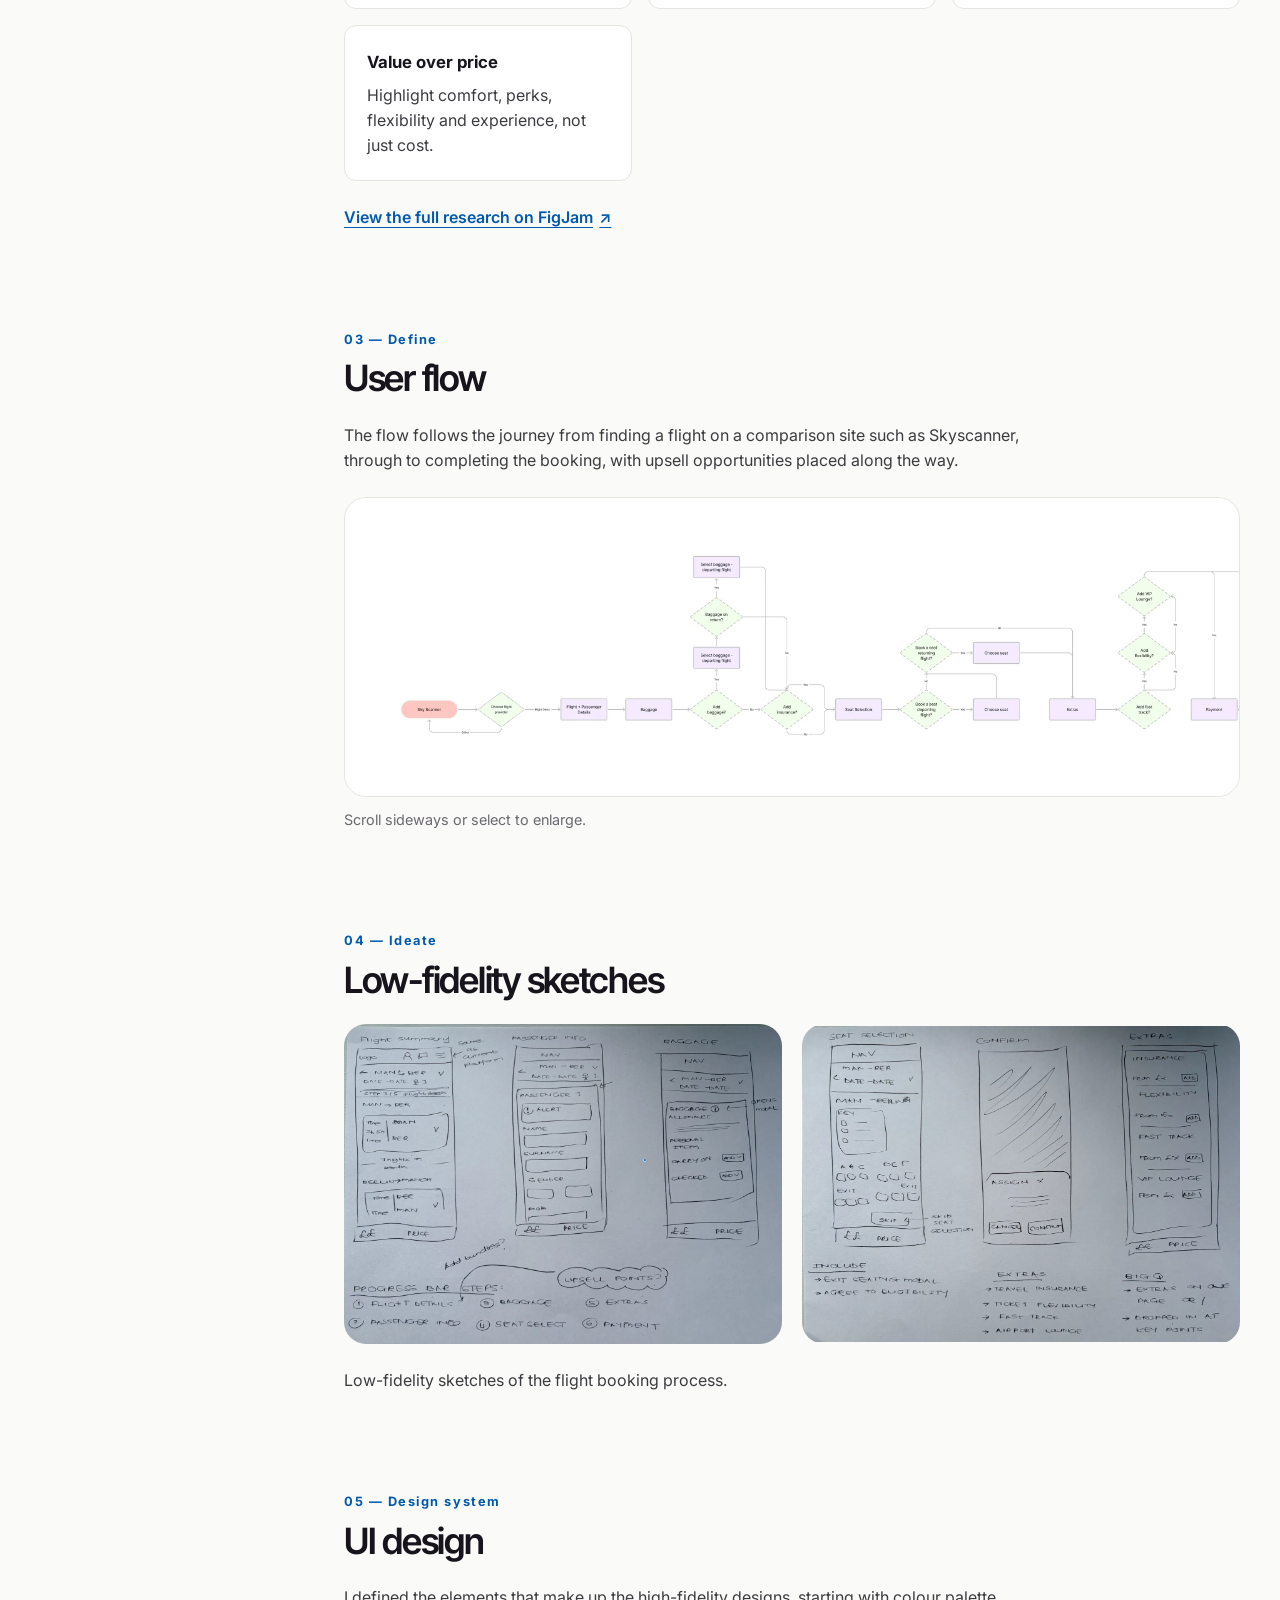
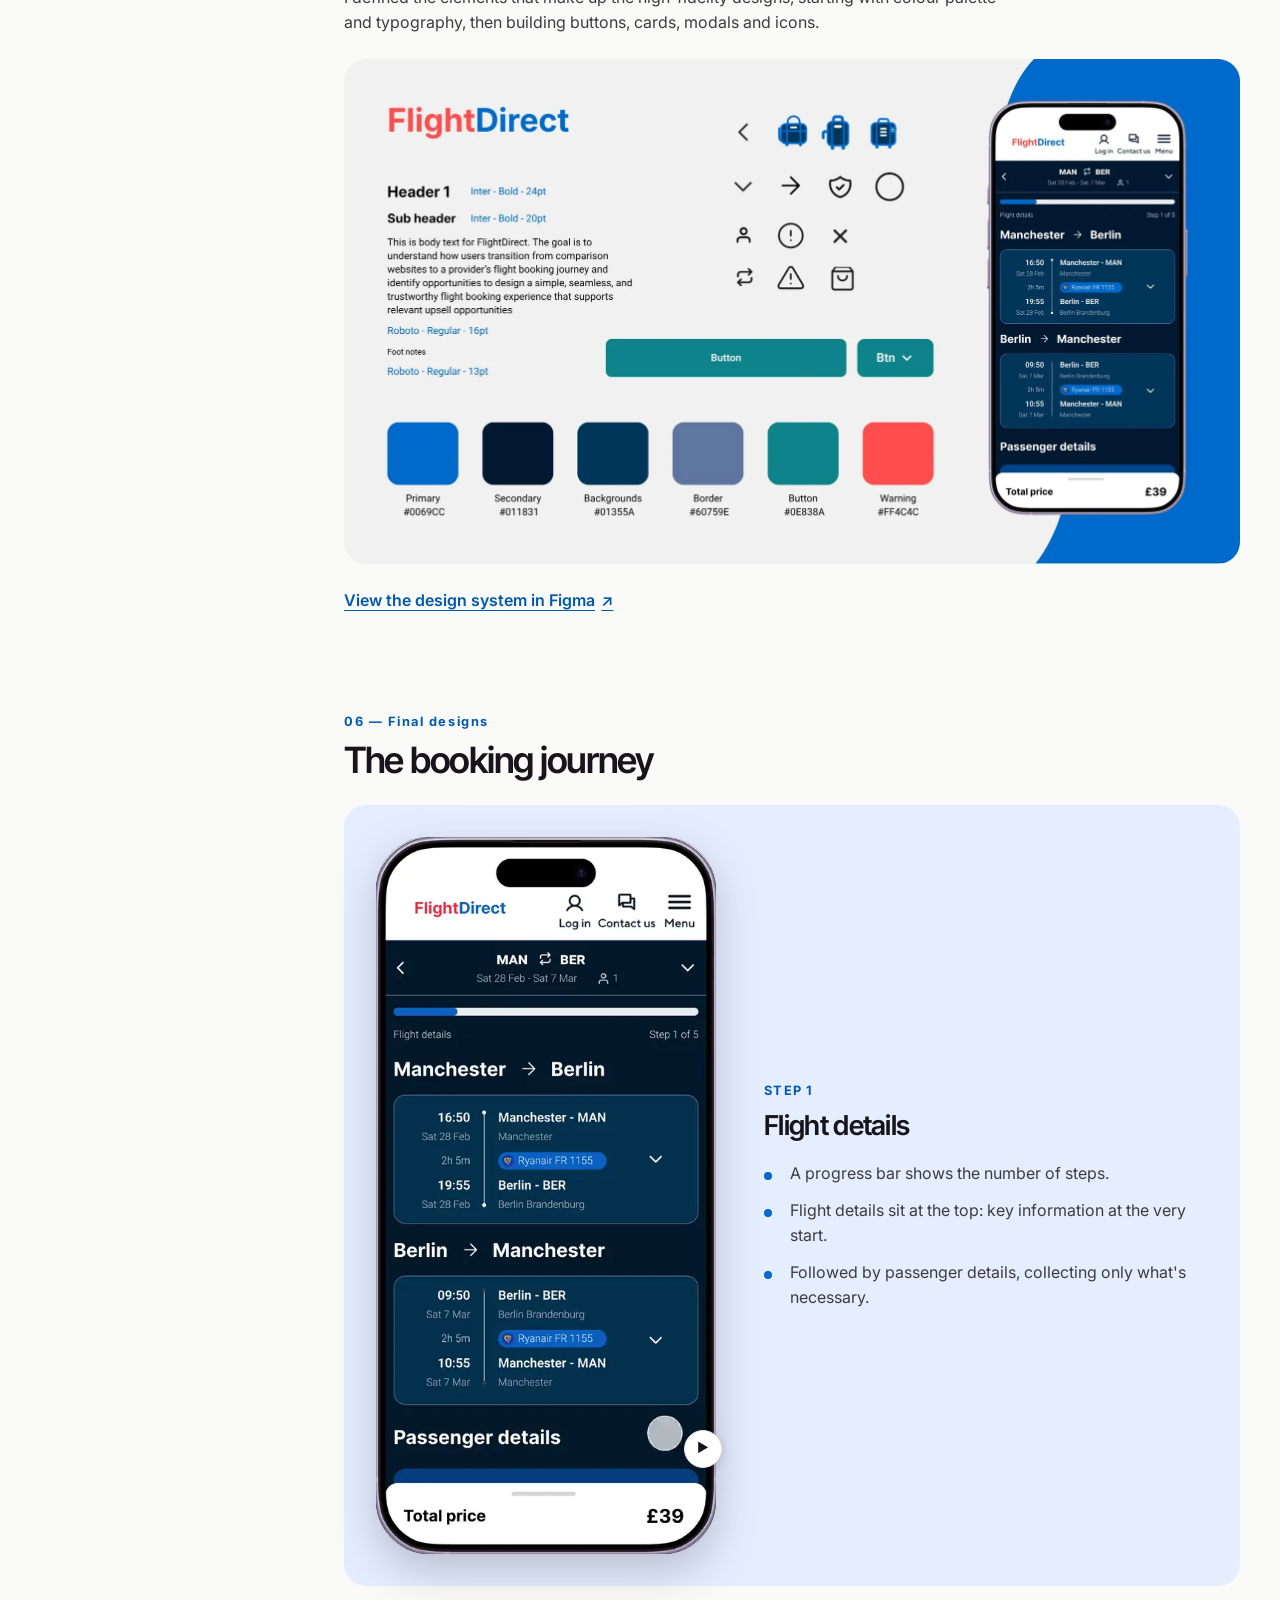
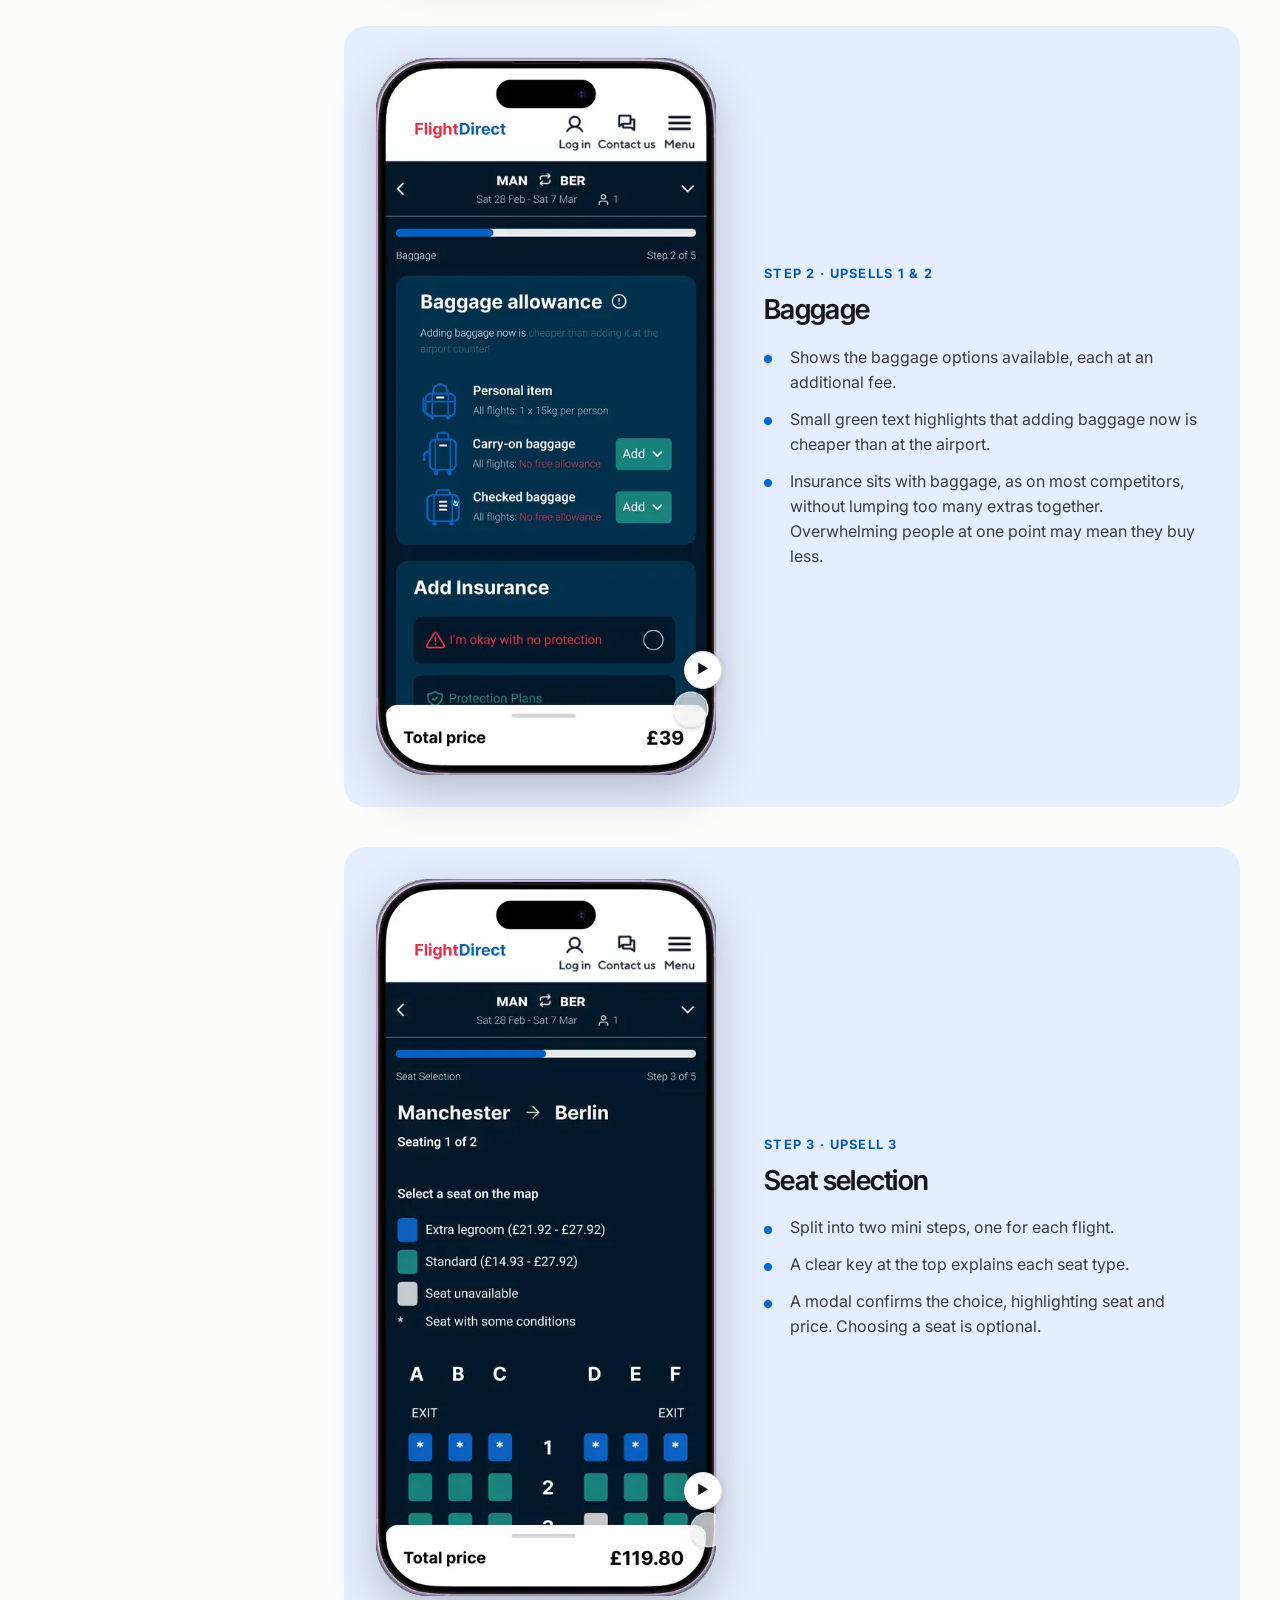
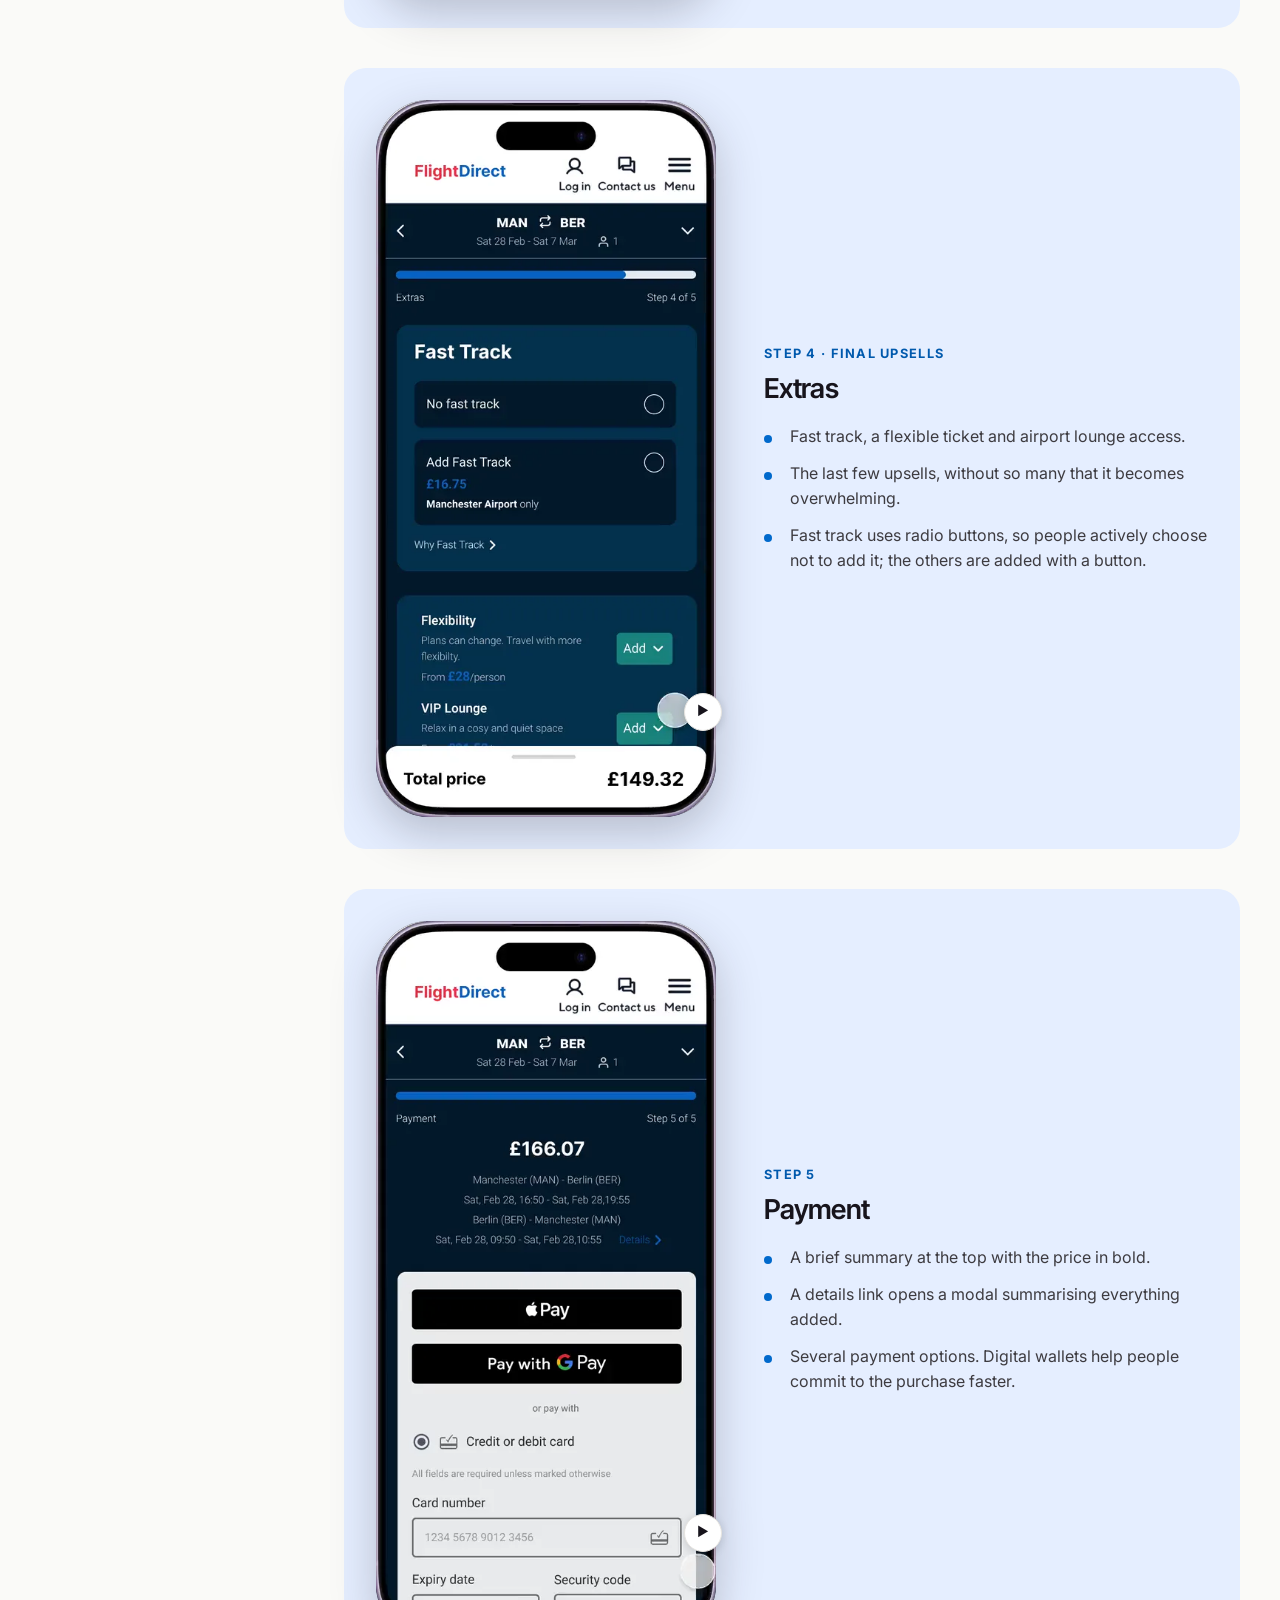
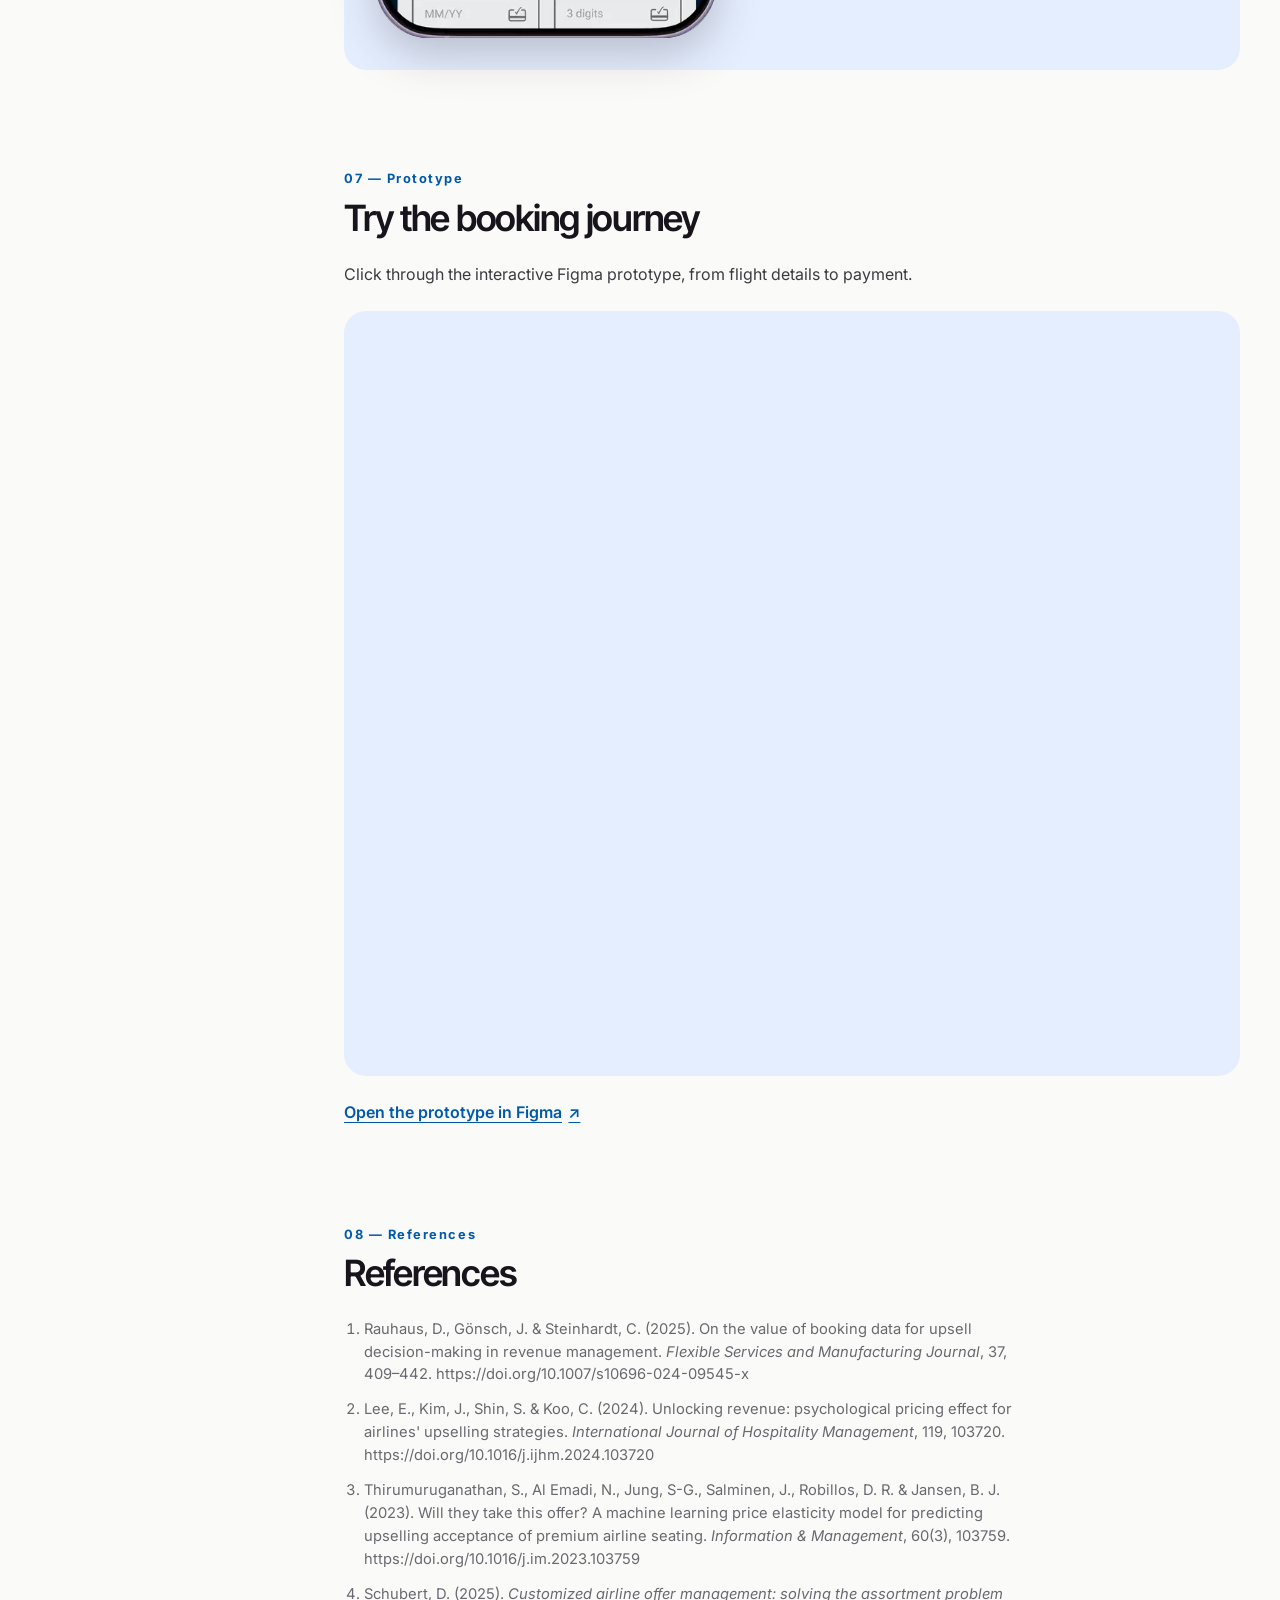
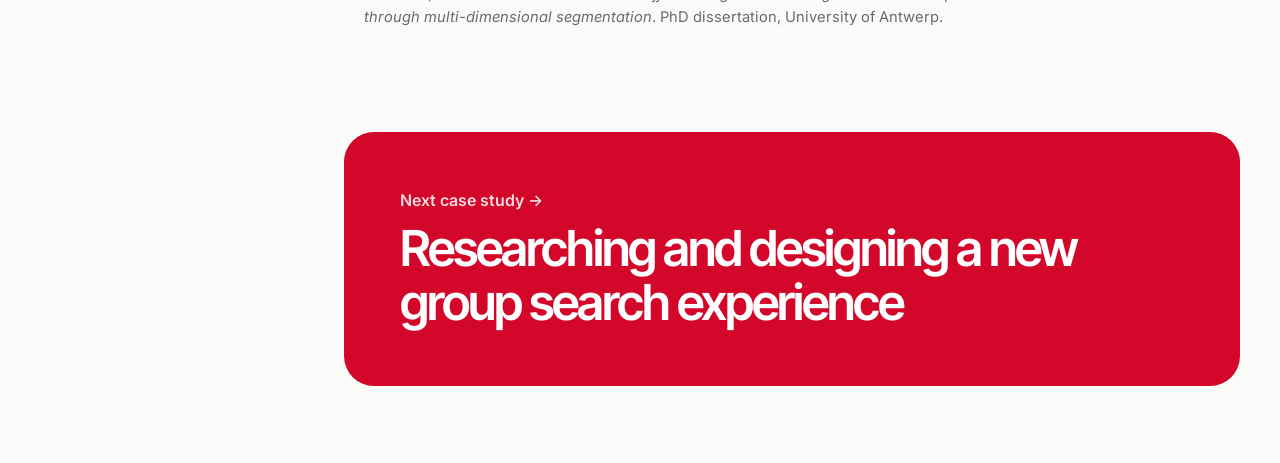
<file: work/flights-direct/index.html>
<!doctype html>
<html lang="en-GB">
<head>
  <meta charset="utf-8">
  <meta name="viewport" content="width=device-width, initial-scale=1">
  <title>Flights Direct: from search to booking — Michelle Percy</title>
  <meta name="description" content="Case study: researching and designing a simple, trustworthy flight booking journey with relevant upsell opportunities.">
  <meta name="theme-color" content="#fafaf8">
  <link rel="icon" href="../../favicon.png" type="image/png">
  <link rel="apple-touch-icon" href="../../apple-touch-icon.png">
  <link rel="preconnect" href="https://fonts.googleapis.com">
  <link rel="preconnect" href="https://fonts.gstatic.com" crossorigin>
  <link rel="stylesheet" href="https://fonts.googleapis.com/css2?family=Inter+Tight:wght@500..700&family=Inter:wght@400..700&display=swap">
  <link rel="stylesheet" href="../../css/styles.css">
  <script src="../../js/main.js" defer></script>
</head>
<body class="cs cs--fd">
  <a class="skip-link" href="#main">Skip to content</a>
  <div class="progress" aria-hidden="true"></div>

  <header class="site-header">
    <div class="wrap">
      <a class="logo" href="../../" aria-label="Michelle Percy, UX designer — home">
        <span class="logo-mark" aria-hidden="true">MP</span>
        <span class="logo-text"><span class="logo-name">Michelle Percy</span><span class="logo-role">UX designer</span></span>
      </a>
      <nav class="nav" aria-label="Main">
        <ul>
          <li><a href="../../#work" aria-current="page">Work</a></li>
          <li><a href="../../about/">About</a></li>
          <li><a class="ext" href="../../assets/docs/michelle-percy-resume.pdf" target="_blank" rel="noopener">Resume<span class="visually-hidden"> (opens in a new tab)</span></a></li>
        </ul>
      </nav>
    </div>
  </header>

  <main id="main">
    <section class="cs-hero">
      <div class="wrap">
        <a class="back" href="../../#work"><span aria-hidden="true">←</span> All work</a>
        <span class="eyebrow">Personal project</span>
        <h1>From search to booking: creating a seamless travel experience</h1>
        <p class="lede">Understanding how people move from comparison sites to booking flights, and identifying opportunities to create a simple, seamless and trustworthy experience with relevant upsell opportunities.</p>
        <dl class="meta">
          <div><dt>Project type</dt><dd>Research &amp; design</dd></div>
          <div><dt>Role</dt><dd>UX/UI Designer</dd></div>
          <div><dt>Industry</dt><dd>Airline travel</dd></div>
          <div><dt>Tools</dt><dd>Miro, Figma</dd></div>
          <div><dt>Duration</dt><dd>2 weeks, 2026</dd></div>
        </dl>
        <div class="cs-cover reveal">
          <div class="phones">
            <img src="../../assets/img/fd-step-1.webp" width="640" height="1264" alt="Flight details step: Manchester to Berlin outbound and return flights.">
            <img src="../../assets/img/fd-step-2.webp" width="640" height="1269" alt="Baggage allowance step with personal item, carry-on and checked baggage options.">
            <img src="../../assets/img/fd-step-3.webp" width="640" height="1257" alt="Seat selection step with a seat map and price key.">
            <img src="../../assets/img/fd-step-4.webp" width="640" height="1269" alt="Extras step showing a VIP lounge offer.">
            <img src="../../assets/img/fd-step-5.webp" width="640" height="1214" alt="Price details summary listing tickets, baggage, seating and fast track.">
          </div>
        </div>
      </div>
    </section>

    <div class="wrap cs-layout">
      <nav class="toc" aria-label="Jump to section">
        <details open>
          <summary>Jump to section</summary>
          <p class="toc-title">Jump to section</p>
          <ol>
            <li><a href="#objectives">Research objectives</a></li>
            <li><a href="#research">Research</a></li>
            <li><a href="#userflow">User flow</a></li>
            <li><a href="#sketches">Low-fi sketches</a></li>
            <li><a href="#ui">UI design</a></li>
            <li><a href="#journey">The booking journey</a></li>
            <li><a href="#prototype">Prototype</a></li>
            <li><a href="#references">References</a></li>
          </ol>
        </details>
      </nav>

      <div class="cs-body">
        <section class="cs-section reveal" id="objectives" aria-labelledby="obj-h">
          <h2 id="obj-h"><span class="n">01 — The goal</span>Research objectives</h2>
          <p class="big-statement">Understand how people move from <mark>comparison websites</mark> to a provider's booking journey, and design a flight booking experience that's simple, seamless and trustworthy.</p>
          <ul class="cards cards--tint">
            <li><span class="num" aria-hidden="true">01</span>Understand how users currently experience the transition from comparison websites to booking platforms.</li>
            <li><span class="num" aria-hidden="true">02</span>Identify pain points and friction in existing flight booking journeys.</li>
            <li><span class="num" aria-hidden="true">03</span>Explore how upsell opportunities can be integrated without disrupting simplicity.</li>
          </ul>
        </section>

        <section class="cs-section reveal" id="research" aria-labelledby="research-h">
          <h2 id="research-h"><span class="n">02 — Research</span>Learning from existing sites and studies</h2>
          <div class="cs-sub" id="competitors">
          <h3>Competitor research</h3>
          <p>I evaluated how existing flight comparison and booking platforms support users from search to purchase, identifying <strong>green flags</strong> (effective patterns and best practices) and <strong>red flags</strong> (pain points, friction and missed opportunities).</p>
          <p>This highlighted what works well in creating a seamless experience, and where users may feel overwhelmed, confused or drop off. These insights informed design decisions, building on proven strengths while addressing common usability issues.</p>
          <h4>Familiarising myself with flight booking websites</h4>
          <div class="logos">
            <img class="tall" src="../../assets/img/logo-kiwi.webp" width="400" height="203" loading="lazy" alt="Kiwi.com">
            <img src="../../assets/img/logo-ryanair.webp" width="400" height="85" loading="lazy" alt="Ryanair">
            <img src="../../assets/img/logo-trip.webp" width="400" height="96" loading="lazy" alt="Trip.com">
            <img src="../../assets/img/logo-booking.webp" width="400" height="68" loading="lazy" alt="Booking.com">
            <img src="../../assets/img/logo-budgetair.webp" width="400" height="66" loading="lazy" alt="BudgetAir.com">
          </div>
          <figure class="figure">
            <button class="zoom figure-frame" type="button" data-zoom><img src="../../assets/img/fd-competitors.webp" width="2144" height="718" loading="lazy" alt="Green flags and red flags table comparing Kiwi.com, Ryanair, Trip.com, BudgetAir and Booking.com."></button>
            <figcaption>Green and red flags across five booking platforms. Select to enlarge.</figcaption>
          </figure>
          </div>

          <div class="cs-sub" id="features">
          <h3>Feature analysis</h3>
          <p>A feature analysis broke down the key elements used across competitor platforms, from flight information to baggage, seat choice and add-ons, looking at how they're presented and integrated throughout the journey.</p>
          <p>The goal was to understand which features add value and how they can be introduced <strong>without increasing complexity or cognitive load</strong>, paying particular attention to how and when upsells appear so they feel relevant and supportive rather than intrusive.</p>
          <figure class="figure">
            <button class="zoom figure-frame" type="button" data-zoom><img src="../../assets/img/fd-features-1.webp" width="2142" height="1054" loading="lazy" alt="Feature analysis table comparing flight information, baggage and seat selection across competitors."></button>
          </figure>
          <figure class="figure">
            <button class="zoom figure-frame" type="button" data-zoom><img src="../../assets/img/fd-features-2.webp" width="1964" height="994" loading="lazy" alt="Feature comparison matrix with ticks and crosses for each competitor."></button>
            <figcaption>These insights led to a streamlined approach: essential features first, with extras presented clearly and intuitively.</figcaption>
          </figure>
          </div>

          <div class="cs-sub" id="literature">
          <h3>Literature review findings</h3>
          <p>To understand how upselling can work without compromising the experience, I reviewed academic research on airline upselling, psychological pricing, personalised offers and customer decision-making, helping upsells feel relevant, transparent and valuable.</p>
          <ul class="cards">
            <li><strong>Price thresholds</strong>Customers judge upgrade prices using psychological thresholds.</li>
            <li><strong>Left-digit effect</strong>Upgrades are more likely when base and upgrade prices share the same left digit (e.g. both in the £2,000 range).</li>
            <li><strong>Colour signals value</strong>Showing the upgrade price in red strengthens the effect by signalling a discount.</li>
            <li><strong>Personalise it</strong>Personalised pricing works better than offering everyone the same discount.</li>
            <li><strong>Compare side by side</strong>Comparison cards clearly show upgrade benefits against the base option.</li>
            <li><strong>Keep it focused</strong>Simple, focused choices reduce cognitive load and decision fatigue.</li>
            <li><strong>Value over price</strong>Highlight comfort, perks, flexibility and experience, not just cost.</li>
          </ul>
          <a class="text-link" href="https://www.figma.com/board/OMnmgE4b8SSlWQLz68QidB/FlightDirect?node-id=20-2" target="_blank" rel="noopener">View the full research on FigJam <span aria-hidden="true">↗</span><span class="visually-hidden"> (opens in a new tab)</span></a>
          </div>
        </section>

        <section class="cs-section reveal" id="userflow" aria-labelledby="flow-h">
          <h2 id="flow-h"><span class="n">03 — Define</span>User flow</h2>
          <p>The flow follows the journey from finding a flight on a comparison site such as Skyscanner, through to completing the booking, with upsell opportunities placed along the way.</p>
          <figure class="figure">
            <div class="figure-frame scroll-x" tabindex="0" role="group" aria-label="User flow diagram, scrolls horizontally">
              <button class="zoom" type="button" data-zoom><img src="../../assets/img/fd-userflow.webp" width="3000" height="836" loading="lazy" alt="User flow from comparison site search through flight details, baggage, seats, extras and payment."></button>
            </div>
            <figcaption>Scroll sideways or select to enlarge.</figcaption>
          </figure>
        </section>

        <section class="cs-section reveal" id="sketches" aria-labelledby="sk-h">
          <h2 id="sk-h"><span class="n">04 — Ideate</span>Low-fidelity sketches</h2>
          <div class="split">
            <figure class="figure"><button class="zoom figure-frame" type="button" data-zoom><img src="../../assets/img/fd-sketch-1.webp" width="1400" height="1022" loading="lazy" alt="Hand-drawn sketches of the first flight booking screens."></button></figure>
            <figure class="figure"><button class="zoom figure-frame" type="button" data-zoom><img src="../../assets/img/fd-sketch-2.webp" width="1400" height="1009" loading="lazy" alt="Hand-drawn sketches of the later flight booking screens."></button></figure>
          </div>
          <p>Low-fidelity sketches of the flight booking process.</p>
        </section>

        <section class="cs-section reveal" id="ui" aria-labelledby="ui-h">
          <h2 id="ui-h"><span class="n">05 — Design system</span>UI design</h2>
          <p>I defined the elements that make up the high-fidelity designs, starting with colour palette and typography, then building buttons, cards, modals and icons.</p>
          <figure class="figure">
            <button class="zoom figure-frame" type="button" data-zoom><img src="../../assets/img/fd-design-system.webp" width="1800" height="1013" loading="lazy" alt="Flights Direct design system: logo, type scale, icons, buttons and a colour palette of blues, teal and red."></button>
          </figure>
          <a class="text-link" href="https://www.figma.com/design/TvHLe639fBsFeT84hYbion/Flights-Direct?node-id=5-2" target="_blank" rel="noopener">View the design system in Figma <span aria-hidden="true">↗</span><span class="visually-hidden"> (opens in a new tab)</span></a>
        </section>

        <section class="cs-section reveal" id="journey" aria-labelledby="j-h">
          <h2 id="j-h"><span class="n">06 — Final designs</span>The booking journey</h2>
          <article class="step">
            <div class="step-video">
              <video src="../../assets/video/fd-step-1.mp4" poster="../../assets/video/fd-step-1-poster.webp" width="460" height="970" muted loop playsinline preload="none" aria-label="Screen recording of the flight details step in the Flights Direct prototype."></video>
            </div>
            <div>
              <span class="n">Step 1</span>
              <h3>Flight details</h3>
              <ul class="bullets">
                <li>A progress bar shows the number of steps.</li>
                <li>Flight details sit at the top: key information at the very start.</li>
                <li>Followed by passenger details, collecting only what's necessary.</li>
              </ul>
            </div>
          </article>
          <article class="step">
            <div class="step-video">
              <video src="../../assets/video/fd-step-2.mp4" poster="../../assets/video/fd-step-2-poster.webp" width="460" height="970" muted loop playsinline preload="none" aria-label="Screen recording of the baggage step in the Flights Direct prototype."></video>
            </div>
            <div>
              <span class="n">Step 2 · Upsells 1 &amp; 2</span>
              <h3>Baggage</h3>
              <ul class="bullets">
                <li>Shows the baggage options available, each at an additional fee.</li>
                <li>Small green text highlights that adding baggage now is cheaper than at the airport.</li>
                <li>Insurance sits with baggage, as on most competitors, without lumping too many extras together. Overwhelming people at one point may mean they buy less.</li>
              </ul>
            </div>
          </article>
          <article class="step">
            <div class="step-video">
              <video src="../../assets/video/fd-step-3.mp4" poster="../../assets/video/fd-step-3-poster.webp" width="460" height="970" muted loop playsinline preload="none" aria-label="Screen recording of the seat selection step in the Flights Direct prototype."></video>
            </div>
            <div>
              <span class="n">Step 3 · Upsell 3</span>
              <h3>Seat selection</h3>
              <ul class="bullets">
                <li>Split into two mini steps, one for each flight.</li>
                <li>A clear key at the top explains each seat type.</li>
                <li>A modal confirms the choice, highlighting seat and price. Choosing a seat is optional.</li>
              </ul>
            </div>
          </article>
          <article class="step">
            <div class="step-video">
              <video src="../../assets/video/fd-step-4.mp4" poster="../../assets/video/fd-step-4-poster.webp" width="460" height="970" muted loop playsinline preload="none" aria-label="Screen recording of the extras step in the Flights Direct prototype."></video>
            </div>
            <div>
              <span class="n">Step 4 · Final upsells</span>
              <h3>Extras</h3>
              <ul class="bullets">
                <li>Fast track, a flexible ticket and airport lounge access.</li>
                <li>The last few upsells, without so many that it becomes overwhelming.</li>
                <li>Fast track uses radio buttons, so people actively choose not to add it; the others are added with a button.</li>
              </ul>
            </div>
          </article>
          <article class="step">
            <div class="step-video">
              <video src="../../assets/video/fd-step-5.mp4" poster="../../assets/video/fd-step-5-poster.webp" width="460" height="970" muted loop playsinline preload="none" aria-label="Screen recording of the price details step in the Flights Direct prototype."></video>
            </div>
            <div>
              <span class="n">Step 5</span>
              <h3>Payment</h3>
              <ul class="bullets">
                <li>A brief summary at the top with the price in bold.</li>
                <li>A details link opens a modal summarising everything added.</li>
                <li>Several payment options. Digital wallets help people commit to the purchase faster.</li>
              </ul>
            </div>
          </article>
        </section>

        <section class="cs-section reveal" id="prototype" aria-labelledby="proto-h">
          <h2 id="proto-h"><span class="n">07 — Prototype</span>Try the booking journey</h2>
          <p>Click through the interactive Figma prototype, from flight details to payment.</p>
          <!-- Wide screens: live embed (loaded by js/main.js). Phones and no-JS: a card that opens the prototype full screen in Figma. -->
          <div class="proto-frame">
            <iframe data-src="https://embed.figma.com/proto/TvHLe639fBsFeT84hYbion/Flights-Direct?node-id=28-544&amp;p=f&amp;scaling=scale-down&amp;content-scaling=fixed&amp;page-id=5%3A213&amp;starting-point-node-id=75%3A943&amp;embed-host=share" title="Interactive Flights Direct prototype in Figma" allowfullscreen></iframe>
          </div>
          <a class="proto-link text-link" href="https://www.figma.com/proto/TvHLe639fBsFeT84hYbion/Flights-Direct?node-id=28-544&amp;p=f&amp;scaling=scale-down&amp;content-scaling=fixed&amp;page-id=5%3A213&amp;starting-point-node-id=75%3A943" target="_blank" rel="noopener">Open the prototype in Figma <span aria-hidden="true">↗</span><span class="visually-hidden"> (opens in a new tab)</span></a>
          <div class="proto-card">
            <img src="../../assets/video/fd-step-1-poster.webp" width="460" height="970" loading="lazy" alt="">
            <a class="text-link" href="https://www.figma.com/proto/TvHLe639fBsFeT84hYbion/Flights-Direct?node-id=28-544&amp;p=f&amp;scaling=scale-down&amp;content-scaling=fixed&amp;page-id=5%3A213&amp;starting-point-node-id=75%3A943" target="_blank" rel="noopener">Open the prototype in Figma <span aria-hidden="true">↗</span><span class="visually-hidden"> (opens in a new tab)</span></a>
          </div>
        </section>

        <section class="cs-section reveal" id="references" aria-labelledby="ref-h">
          <h2 id="ref-h"><span class="n">08 — References</span>References</h2>
          <ol class="refs">
            <li>Rauhaus, D., Gönsch, J. &amp; Steinhardt, C. (2025). On the value of booking data for upsell decision-making in revenue management. <em>Flexible Services and Manufacturing Journal</em>, 37, 409–442. https://doi.org/10.1007/s10696-024-09545-x</li>
            <li>Lee, E., Kim, J., Shin, S. &amp; Koo, C. (2024). Unlocking revenue: psychological pricing effect for airlines' upselling strategies. <em>International Journal of Hospitality Management</em>, 119, 103720. https://doi.org/10.1016/j.ijhm.2024.103720</li>
            <li>Thirumuruganathan, S., Al Emadi, N., Jung, S-G., Salminen, J., Robillos, D. R. &amp; Jansen, B. J. (2023). Will they take this offer? A machine learning price elasticity model for predicting upselling acceptance of premium airline seating. <em>Information &amp; Management</em>, 60(3), 103759. https://doi.org/10.1016/j.im.2023.103759</li>
            <li>Schubert, D. (2025). <em>Customized airline offer management: solving the assortment problem through multi-dimensional segmentation</em>. PhD dissertation, University of Antwerp.</li>
          </ol>
        </section>

        <a class="next reveal" href="../group-search/" style="--next-c: var(--sw)">
          <span>Next case study →</span>
          <strong>Researching and designing a new group search experience</strong>
        </a>
      </div>
    </div>
  </main>

</body>
</html>
</file>
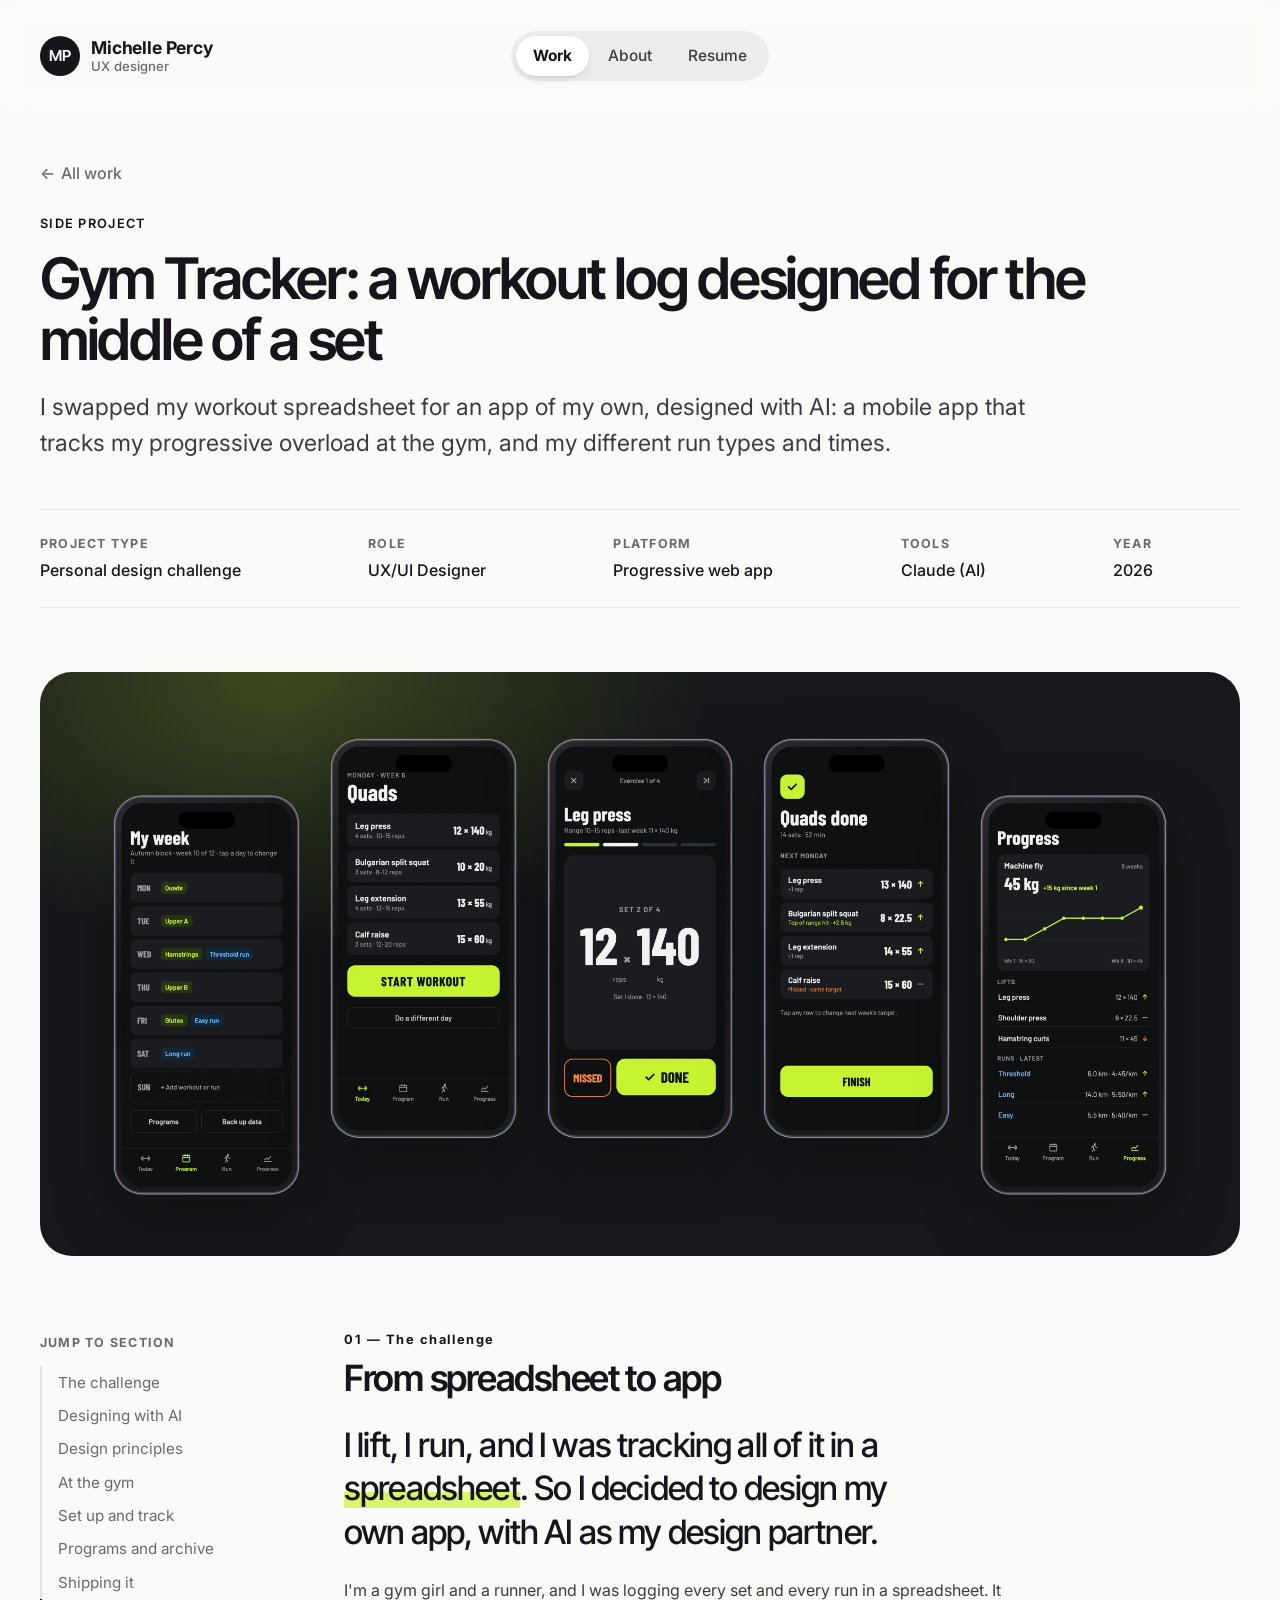
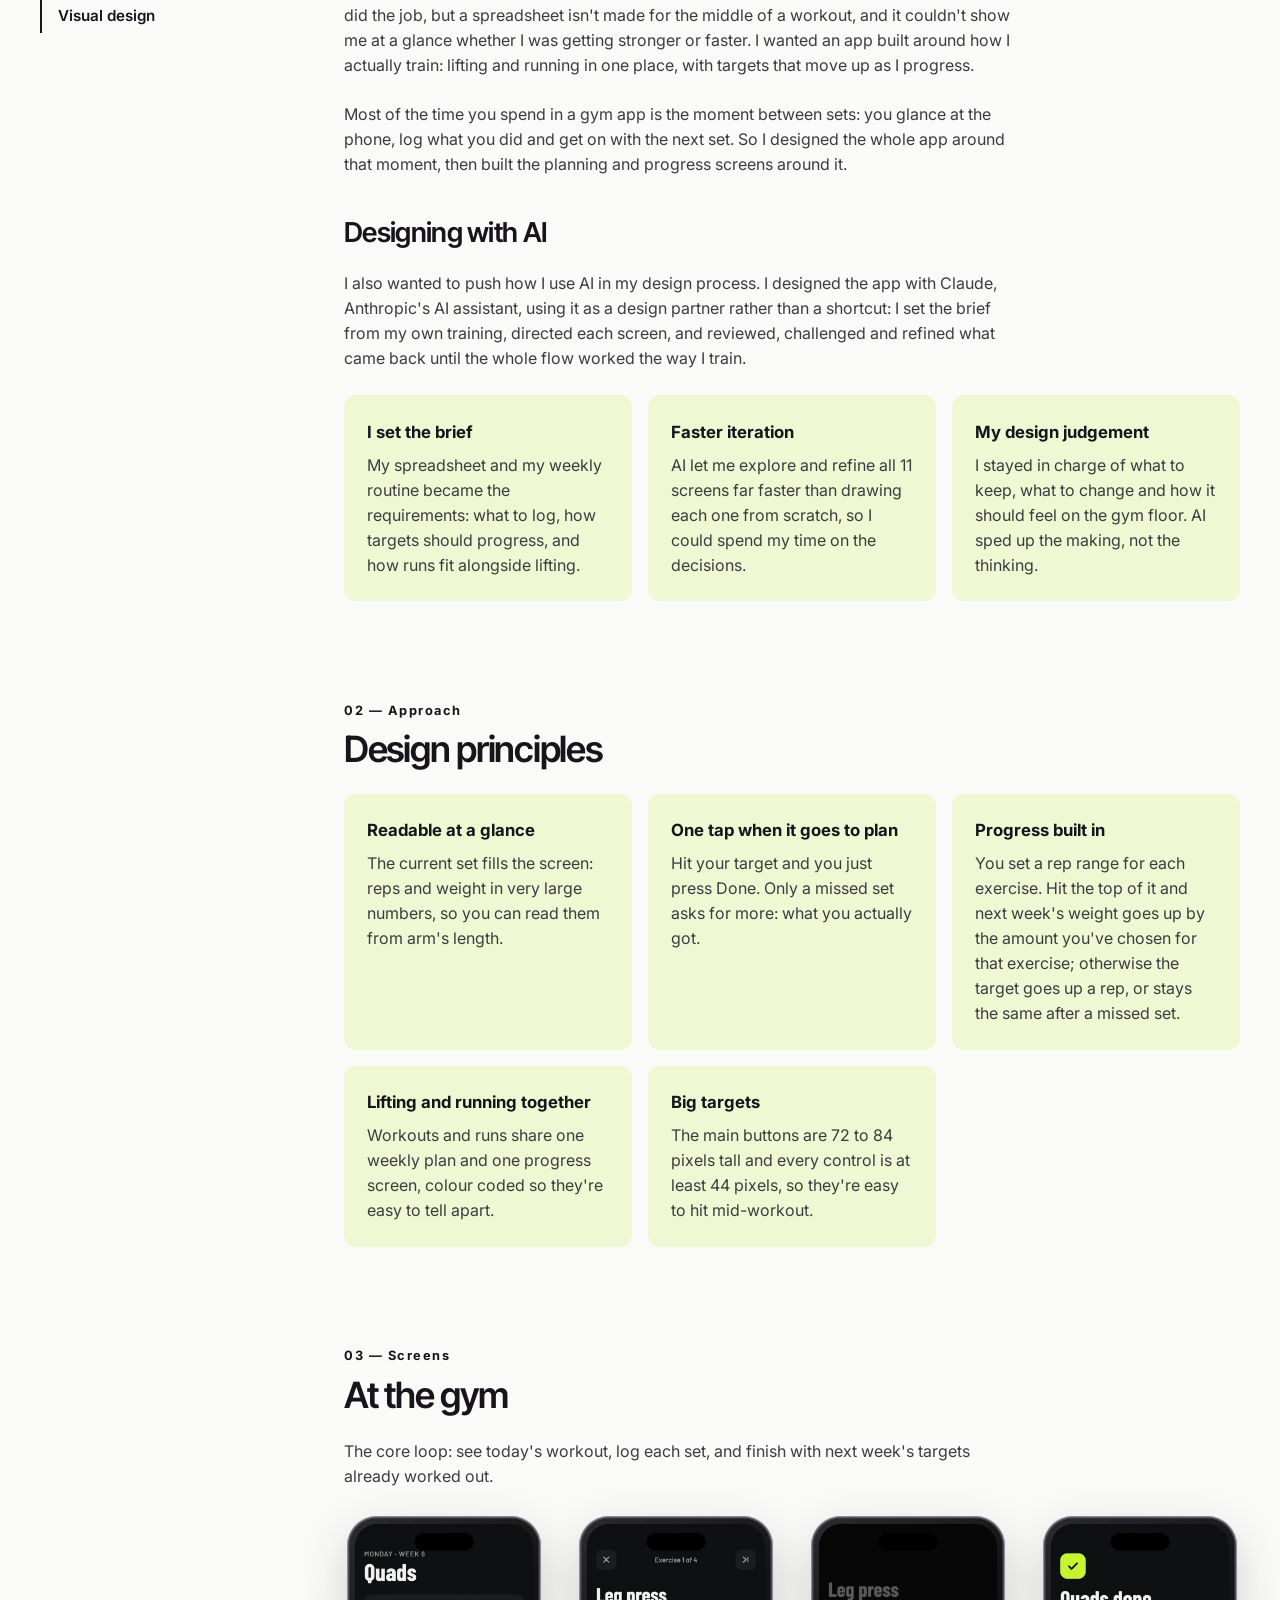
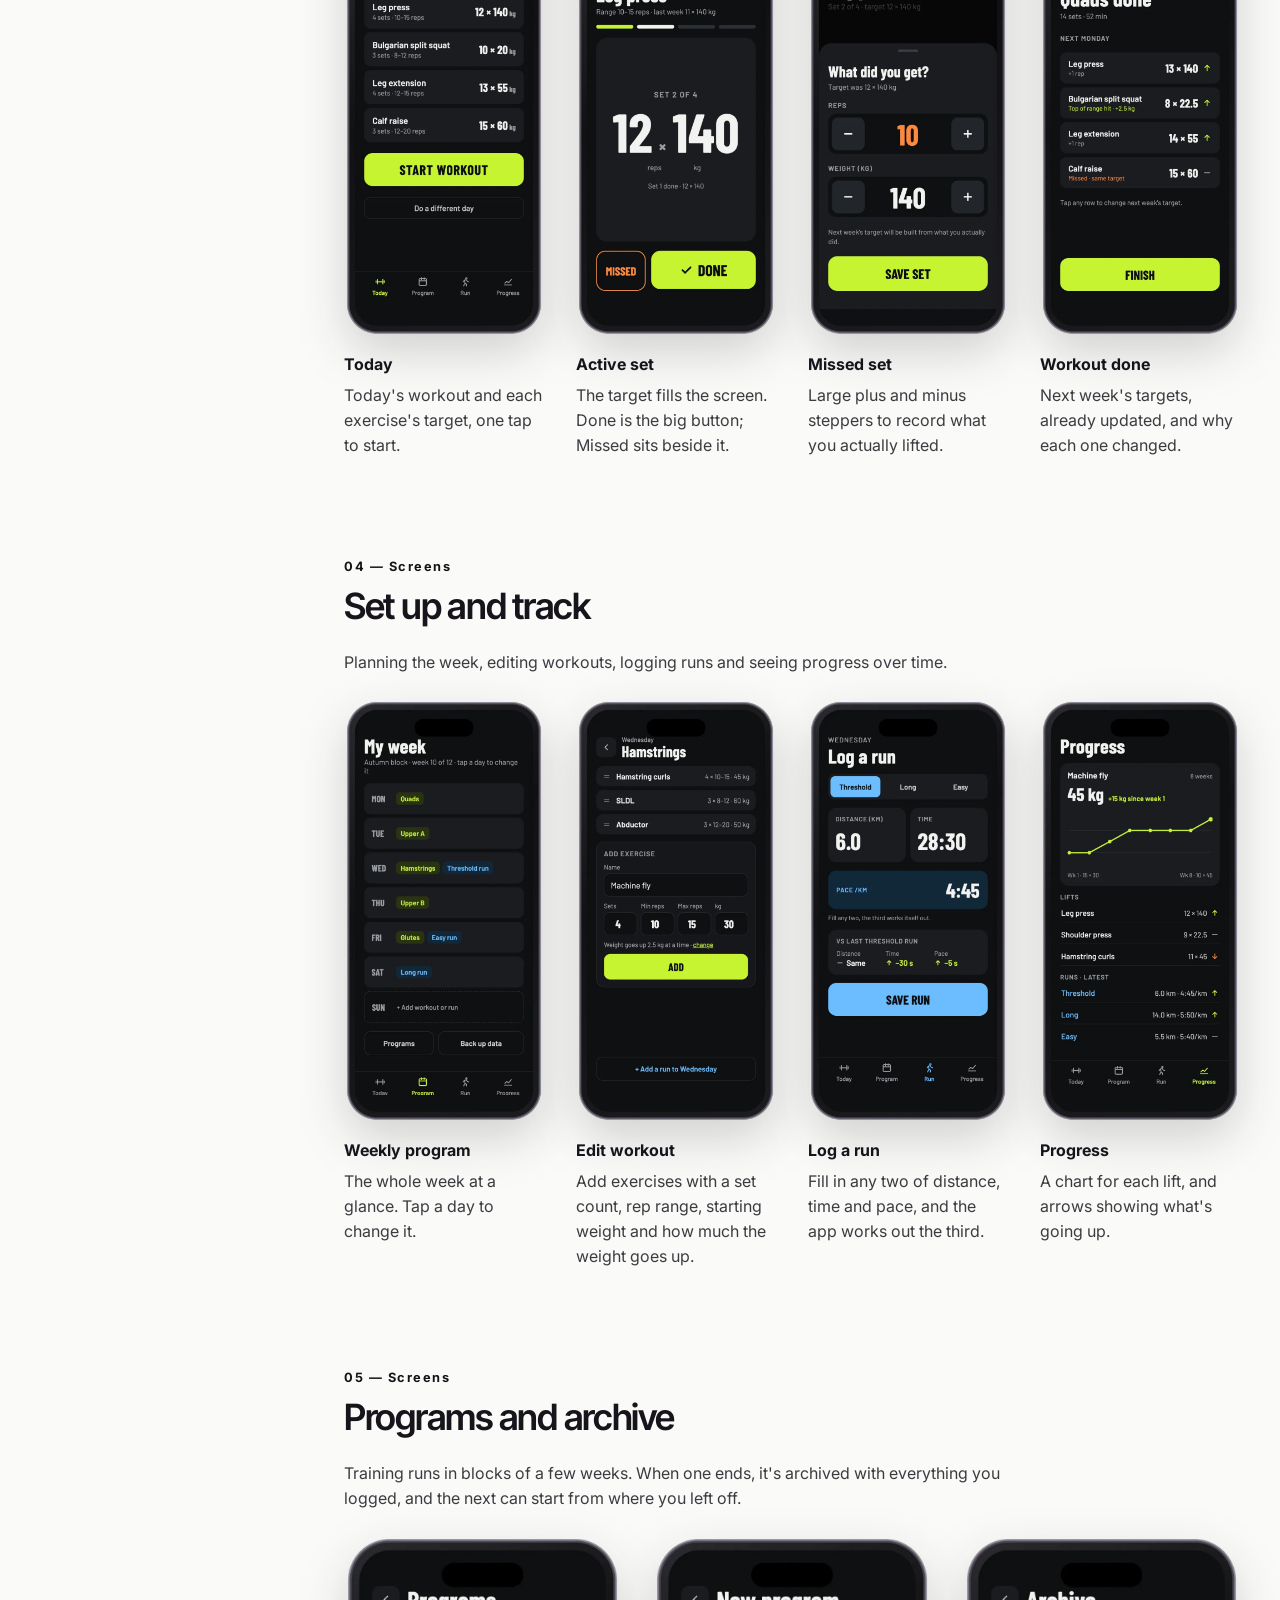
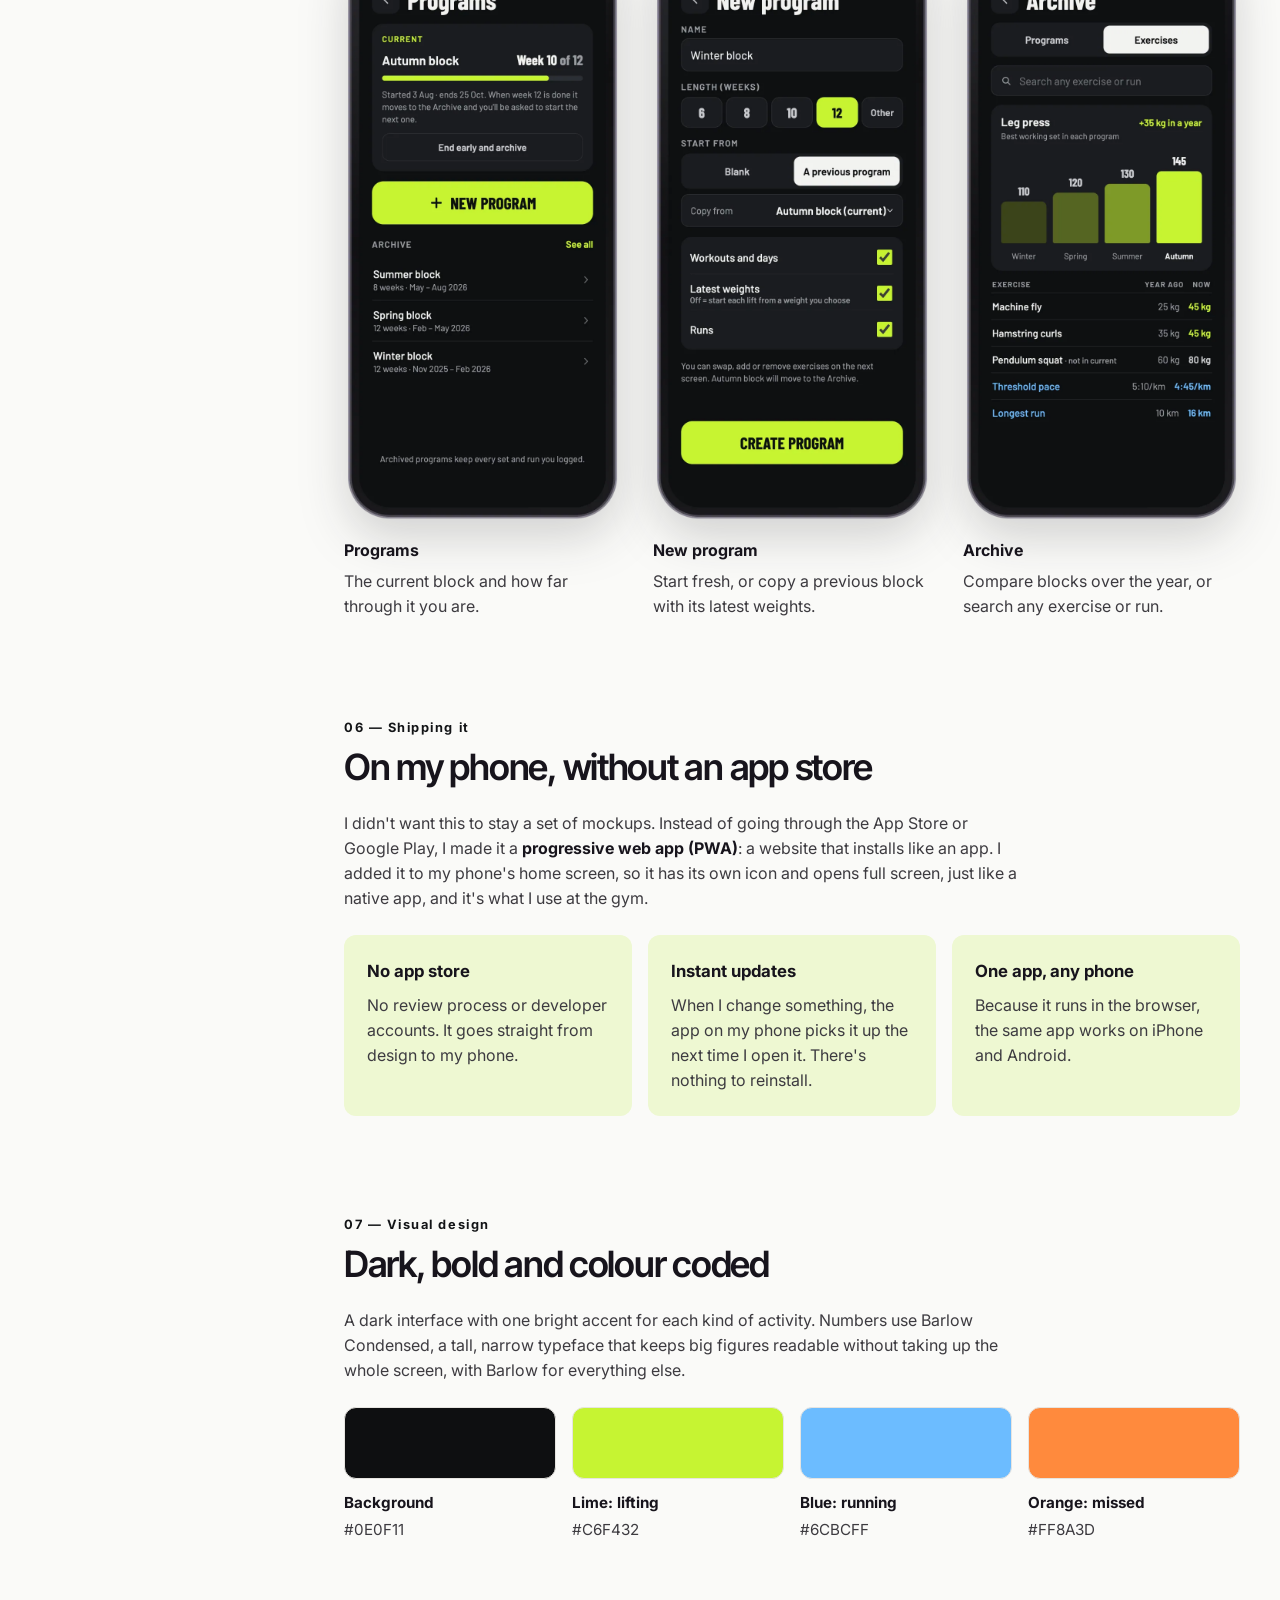
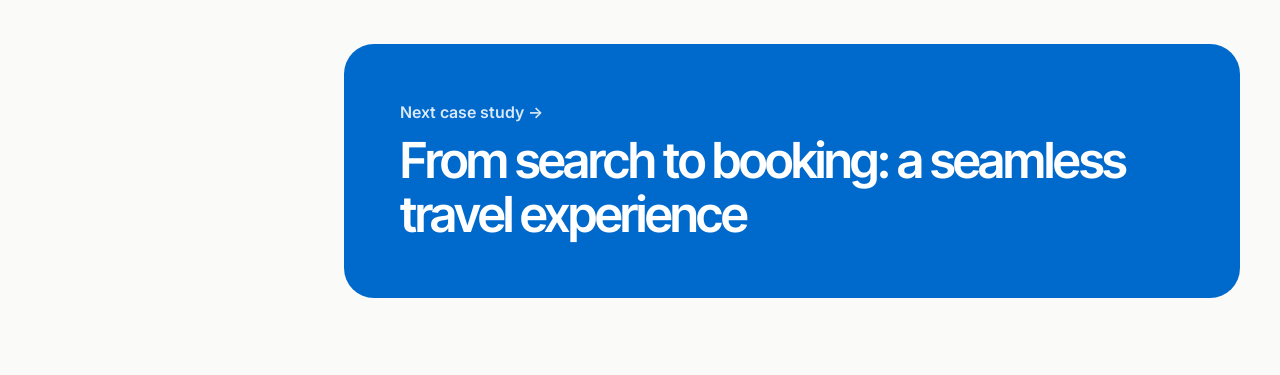
<file: work/gym-tracker/index.html>
<!doctype html>
<html lang="en-GB">
<head>
  <meta charset="utf-8">
  <meta name="viewport" content="width=device-width, initial-scale=1">
  <title>Gym Tracker: a workout log for the middle of a set — Michelle Percy</title>
  <meta name="description" content="Side project: designing a mobile app with AI to track progressive overload at the gym, and different run types and times.">
  <meta name="theme-color" content="#fafaf8">
  <link rel="icon" href="../../favicon.png" type="image/png">
  <link rel="apple-touch-icon" href="../../apple-touch-icon.png">
  <link rel="preconnect" href="https://fonts.googleapis.com">
  <link rel="preconnect" href="https://fonts.gstatic.com" crossorigin>
  <link rel="stylesheet" href="https://fonts.googleapis.com/css2?family=Inter+Tight:wght@500..700&family=Inter:wght@400..700&display=swap">
  <link rel="stylesheet" href="../../css/styles.css">
  <script src="../../js/main.js" defer></script>
</head>
<body class="cs cs--gym">
  <a class="skip-link" href="#main">Skip to content</a>
  <div class="progress" aria-hidden="true"></div>

  <header class="site-header">
    <div class="wrap">
      <a class="logo" href="../../" aria-label="Michelle Percy, UX designer — home">
        <span class="logo-mark" aria-hidden="true">MP</span>
        <span class="logo-text"><span class="logo-name">Michelle Percy</span><span class="logo-role">UX designer</span></span>
      </a>
      <nav class="nav" aria-label="Main">
        <ul>
          <li><a href="../../#work" aria-current="page">Work</a></li>
          <li><a href="../../about/">About</a></li>
          <li><a class="ext" href="../../assets/docs/michelle-percy-resume.pdf" target="_blank" rel="noopener">Resume<span class="visually-hidden"> (opens in a new tab)</span></a></li>
        </ul>
      </nav>
    </div>
  </header>

  <main id="main">
    <section class="cs-hero">
      <div class="wrap">
        <a class="back" href="../../#work"><span aria-hidden="true">←</span> All work</a>
        <span class="eyebrow">Side project</span>
        <h1>Gym Tracker: a workout log designed for the middle of a set</h1>
        <p class="lede">I swapped my workout spreadsheet for an app of my own, designed with AI: a mobile app that tracks my progressive overload at the gym, and my different run types and times.</p>
        <dl class="meta">
          <div><dt>Project type</dt><dd>Personal design challenge</dd></div>
          <div><dt>Role</dt><dd>UX/UI Designer</dd></div>
          <div><dt>Platform</dt><dd>Progressive web app</dd></div>
          <div><dt>Tools</dt><dd>Claude (AI)</dd></div>
          <div><dt>Year</dt><dd>2026</dd></div>
        </dl>
        <div class="cs-cover reveal">
          <div class="phones">
            <img src="../../assets/img/gym-program.webp" width="720" height="1526" alt="My week screen: a weekly plan mixing workouts and runs, one row per day.">
            <img src="../../assets/img/gym-main.webp" width="720" height="1526" alt="Today screen: Monday's quads workout with four exercises and their targets, and a Start workout button.">
            <img src="../../assets/img/gym-set.webp" width="720" height="1526" alt="Active set screen: leg press, set 2 of 4, with the target of 12 reps at 140 kg in very large numbers and Missed and Done buttons.">
            <img src="../../assets/img/gym-summary.webp" width="720" height="1526" alt="Workout done screen: next Monday's targets, with arrows showing which ones go up.">
            <img src="../../assets/img/gym-history.webp" width="720" height="1526" alt="Progress screen: a line chart of machine fly weight rising over eight weeks, and lists of lifts and runs.">
          </div>
        </div>
      </div>
    </section>

    <div class="wrap cs-layout">
      <nav class="toc" aria-label="Jump to section">
        <details open>
          <summary>Jump to section</summary>
          <p class="toc-title">Jump to section</p>
          <ol>
            <li><a href="#challenge">The challenge</a></li>
            <li><a href="#ai">Designing with AI</a></li>
            <li><a href="#principles">Design principles</a></li>
            <li><a href="#gym">At the gym</a></li>
            <li><a href="#track">Set up and track</a></li>
            <li><a href="#programs">Programs and archive</a></li>
            <li><a href="#pwa">Shipping it</a></li>
            <li><a href="#visual">Visual design</a></li>
          </ol>
        </details>
      </nav>

      <div class="cs-body">
        <section class="cs-section reveal" id="challenge" aria-labelledby="challenge-h">
          <h2 id="challenge-h"><span class="n">01 — The challenge</span>From spreadsheet to app</h2>
          <p class="big-statement">I lift, I run, and I was tracking all of it in a <mark>spreadsheet</mark>. So I decided to design my own app, with AI as my design partner.</p>
          <p>I'm a gym girl and a runner, and I was logging every set and every run in a spreadsheet. It did the job, but a spreadsheet isn't made for the middle of a workout, and it couldn't show me at a glance whether I was getting stronger or faster. I wanted an app built around how I actually train: lifting and running in one place, with targets that move up as I progress.</p>
          <p>Most of the time you spend in a gym app is the moment between sets: you glance at the phone, log what you did and get on with the next set. So I designed the whole app around that moment, then built the planning and progress screens around it.</p>

          <div class="cs-sub" id="ai">
          <h3>Designing with AI</h3>
          <p>I also wanted to push how I use AI in my design process. I designed the app with Claude, Anthropic's AI assistant, using it as a design partner rather than a shortcut: I set the brief from my own training, directed each screen, and reviewed, challenged and refined what came back until the whole flow worked the way I train.</p>
          <ul class="cards cards--tint">
            <li><strong>I set the brief</strong>My spreadsheet and my weekly routine became the requirements: what to log, how targets should progress, and how runs fit alongside lifting.</li>
            <li><strong>Faster iteration</strong>AI let me explore and refine all 11 screens far faster than drawing each one from scratch, so I could spend my time on the decisions.</li>
            <li><strong>My design judgement</strong>I stayed in charge of what to keep, what to change and how it should feel on the gym floor. AI sped up the making, not the thinking.</li>
          </ul>
          </div>
        </section>

        <section class="cs-section reveal" id="principles" aria-labelledby="principles-h">
          <h2 id="principles-h"><span class="n">02 — Approach</span>Design principles</h2>
          <ul class="cards cards--tint">
            <li><strong>Readable at a glance</strong>The current set fills the screen: reps and weight in very large numbers, so you can read them from arm's length.</li>
            <li><strong>One tap when it goes to plan</strong>Hit your target and you just press Done. Only a missed set asks for more: what you actually got.</li>
            <li><strong>Progress built in</strong>You set a rep range for each exercise. Hit the top of it and next week's weight goes up by the amount you've chosen for that exercise; otherwise the target goes up a rep, or stays the same after a missed set.</li>
            <li><strong>Lifting and running together</strong>Workouts and runs share one weekly plan and one progress screen, colour coded so they're easy to tell apart.</li>
            <li><strong>Big targets</strong>The main buttons are 72 to 84 pixels tall and every control is at least 44 pixels, so they're easy to hit mid-workout.</li>
          </ul>
        </section>

        <section class="cs-section reveal" id="gym" aria-labelledby="gym-h">
          <h2 id="gym-h"><span class="n">03 — Screens</span>At the gym</h2>
          <p>The core loop: see today's workout, log each set, and finish with next week's targets already worked out.</p>
          <ul class="wires wires--4">
            <li>
              <button class="zoom" type="button" data-zoom><img src="../../assets/img/gym-main.webp" width="720" height="1526" loading="lazy" alt="Today screen: Monday, week 6, quads. Four exercises, each with its sets, rep range and target, a Start workout button and a Do a different day button."></button>
              <strong>Today</strong>
              <span>Today's workout and each exercise's target, one tap to start.</span>
            </li>
            <li>
              <button class="zoom" type="button" data-zoom><img src="../../assets/img/gym-set.webp" width="720" height="1526" loading="lazy" alt="Active set screen: leg press, exercise 1 of 4, set 2 of 4. The target of 12 reps at 140 kg fills the middle of the screen, with last week's result above and large Missed and Done buttons below."></button>
              <strong>Active set</strong>
              <span>The target fills the screen. Done is the big button; Missed sits beside it.</span>
            </li>
            <li>
              <button class="zoom" type="button" data-zoom><img src="../../assets/img/gym-missed.webp" width="720" height="1526" loading="lazy" alt="Missed set sheet: What did you get? Plus and minus steppers for reps and weight, showing 10 reps at 140 kg, and a Save set button."></button>
              <strong>Missed set</strong>
              <span>Large plus and minus steppers to record what you actually lifted.</span>
            </li>
            <li>
              <button class="zoom" type="button" data-zoom><img src="../../assets/img/gym-summary.webp" width="720" height="1526" loading="lazy" alt="Workout done screen: quads done, 14 sets in 52 minutes. Next Monday's targets for each exercise, with up arrows for increases and a note on the missed calf raise keeping the same target."></button>
              <strong>Workout done</strong>
              <span>Next week's targets, already updated, and why each one changed.</span>
            </li>
          </ul>
        </section>

        <section class="cs-section reveal" id="track" aria-labelledby="track-h">
          <h2 id="track-h"><span class="n">04 — Screens</span>Set up and track</h2>
          <p>Planning the week, editing workouts, logging runs and seeing progress over time.</p>
          <ul class="wires wires--4">
            <li>
              <button class="zoom" type="button" data-zoom><img src="../../assets/img/gym-program.webp" width="720" height="1526" loading="lazy" alt="My week screen: autumn block, week 10 of 12. One row per day with workout tags in lime and run tags in blue, and an empty Sunday to add a workout or run."></button>
              <strong>Weekly program</strong>
              <span>The whole week at a glance. Tap a day to change it.</span>
            </li>
            <li>
              <button class="zoom" type="button" data-zoom><img src="../../assets/img/gym-edit.webp" width="720" height="1526" loading="lazy" alt="Edit workout screen for Wednesday's hamstrings: three exercises that can be reordered, and an Add exercise form with name, sets, minimum and maximum reps and weight."></button>
              <strong>Edit workout</strong>
              <span>Add exercises with a set count, rep range, starting weight and how much the weight goes up.</span>
            </li>
            <li>
              <button class="zoom" type="button" data-zoom><img src="../../assets/img/gym-run.webp" width="720" height="1526" loading="lazy" alt="Log a run screen: threshold, long or easy, distance 6 km, time 28:30 and pace 4:45 per km, compared with the last threshold run, and a blue Save run button."></button>
              <strong>Log a run</strong>
              <span>Fill in any two of distance, time and pace, and the app works out the third.</span>
            </li>
            <li>
              <button class="zoom" type="button" data-zoom><img src="../../assets/img/gym-history.webp" width="720" height="1526" loading="lazy" alt="Progress screen: a line chart of machine fly rising from 30 kg to 45 kg over eight weeks, then lifts and runs with arrows showing whether each went up, down or stayed the same."></button>
              <strong>Progress</strong>
              <span>A chart for each lift, and arrows showing what's going up.</span>
            </li>
          </ul>
        </section>

        <section class="cs-section reveal" id="programs" aria-labelledby="programs-h">
          <h2 id="programs-h"><span class="n">05 — Screens</span>Programs and archive</h2>
          <p>Training runs in blocks of a few weeks. When one ends, it's archived with everything you logged, and the next can start from where you left off.</p>
          <ul class="wires">
            <li>
              <button class="zoom" type="button" data-zoom><img src="../../assets/img/gym-programs.webp" width="720" height="1526" loading="lazy" alt="Programs screen: the current autumn block at week 10 of 12 with a progress bar, a New program button and a list of archived summer, spring and winter blocks."></button>
              <strong>Programs</strong>
              <span>The current block and how far through it you are.</span>
            </li>
            <li>
              <button class="zoom" type="button" data-zoom><img src="../../assets/img/gym-new-program.webp" width="720" height="1526" loading="lazy" alt="New program screen: a name, a length of 6, 8, 10 or 12 weeks, and the option to start blank or copy a previous program's workouts, latest weights and runs."></button>
              <strong>New program</strong>
              <span>Start fresh, or copy a previous block with its latest weights.</span>
            </li>
            <li>
              <button class="zoom" type="button" data-zoom><img src="../../assets/img/gym-archive.webp" width="720" height="1526" loading="lazy" alt="Archive screen on the Exercises tab: a bar chart of the best leg press set in each of four programs, rising from 110 to 145 kg, and a table comparing a year ago with now."></button>
              <strong>Archive</strong>
              <span>Compare blocks over the year, or search any exercise or run.</span>
            </li>
          </ul>
        </section>

        <section class="cs-section reveal" id="pwa" aria-labelledby="pwa-h">
          <h2 id="pwa-h"><span class="n">06 — Shipping it</span>On my phone, without an app store</h2>
          <p>I didn't want this to stay a set of mockups. Instead of going through the App Store or Google Play, I made it a <strong>progressive web app (PWA)</strong>: a website that installs like an app. I added it to my phone's home screen, so it has its own icon and opens full screen, just like a native app, and it's what I use at the gym.</p>
          <ul class="cards cards--tint">
            <li><strong>No app store</strong>No review process or developer accounts. It goes straight from design to my phone.</li>
            <li><strong>Instant updates</strong>When I change something, the app on my phone picks it up the next time I open it. There's nothing to reinstall.</li>
            <li><strong>One app, any phone</strong>Because it runs in the browser, the same app works on iPhone and Android.</li>
          </ul>
        </section>

        <section class="cs-section reveal" id="visual" aria-labelledby="visual-h">
          <h2 id="visual-h"><span class="n">07 — Visual design</span>Dark, bold and colour coded</h2>
          <p>A dark interface with one bright accent for each kind of activity. Numbers use Barlow Condensed, a tall, narrow typeface that keeps big figures readable without taking up the whole screen, with Barlow for everything else.</p>
          <ul class="swatches">
            <li><span class="swatch" style="--s: #0e0f11" aria-hidden="true"></span><strong>Background</strong>#0E0F11</li>
            <li><span class="swatch" style="--s: #c6f432" aria-hidden="true"></span><strong>Lime: lifting</strong>#C6F432</li>
            <li><span class="swatch" style="--s: #6cbcff" aria-hidden="true"></span><strong>Blue: running</strong>#6CBCFF</li>
            <li><span class="swatch" style="--s: #ff8a3d" aria-hidden="true"></span><strong>Orange: missed</strong>#FF8A3D</li>
          </ul>
        </section>

        <a class="next reveal" href="../flights-direct/" style="--next-c: var(--fd)">
          <span>Next case study →</span>
          <strong>From search to booking: a seamless travel experience</strong>
        </a>
      </div>
    </div>
  </main>

</body>
</html>
</file>
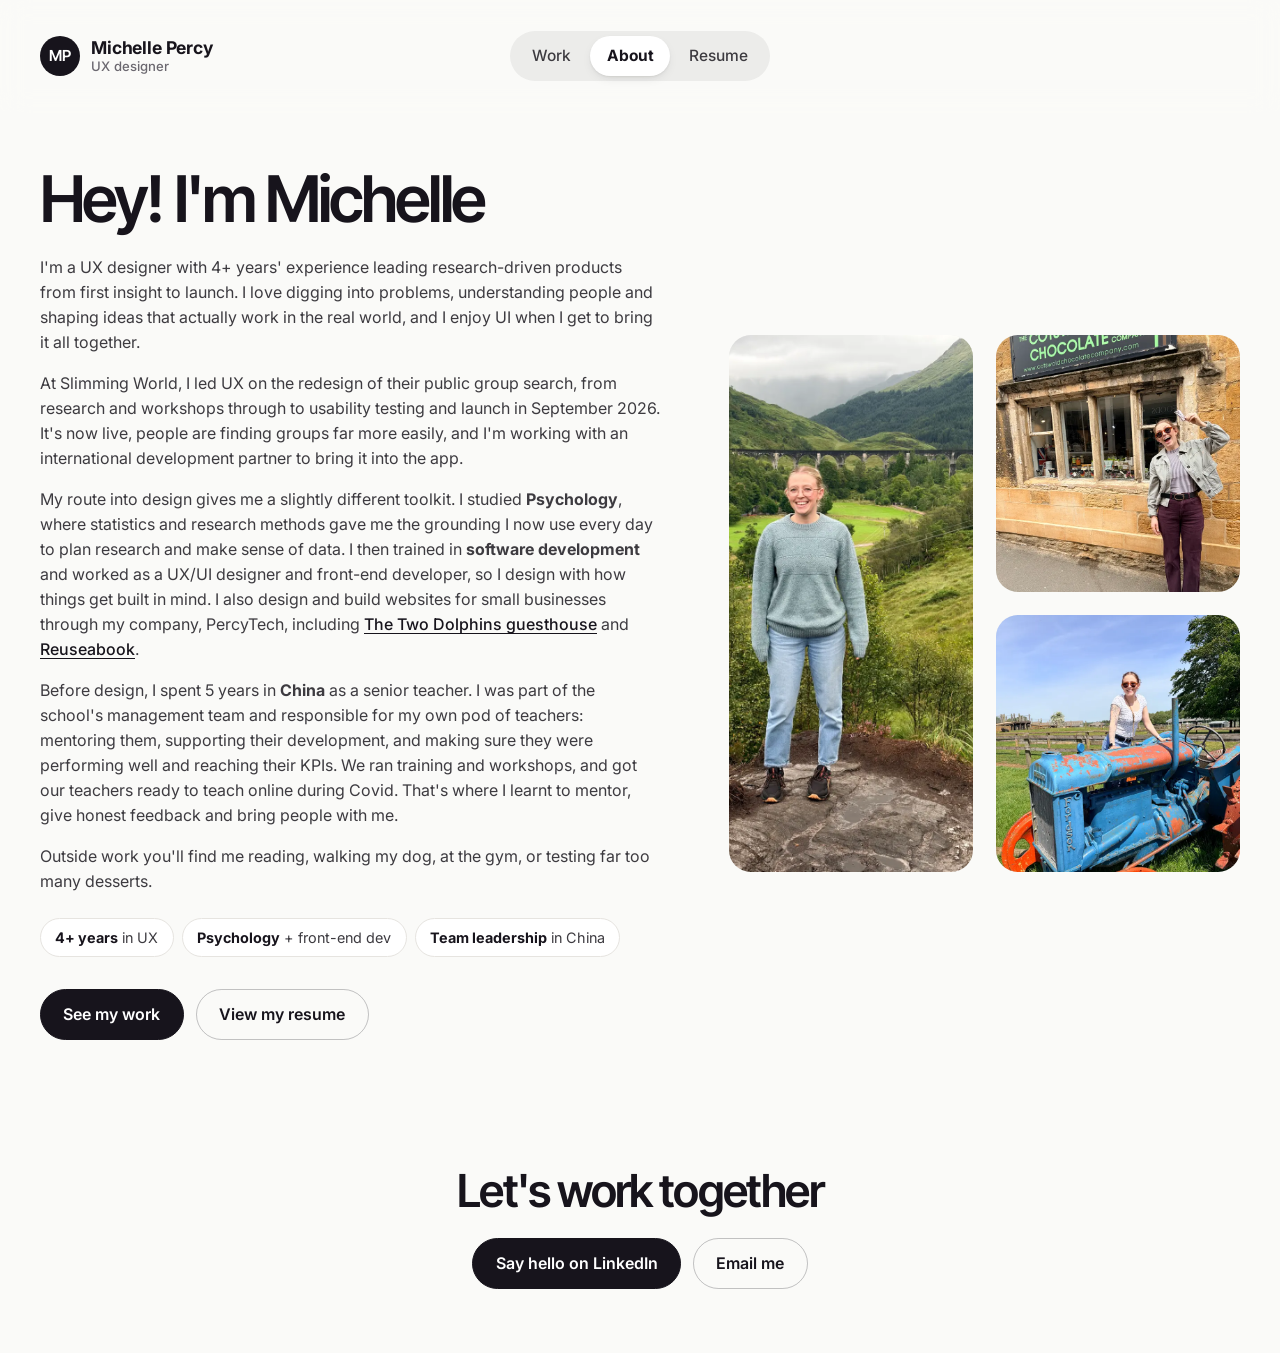
<file: about.html>
<!doctype html>
<html lang="en-GB">
<head>
  <meta charset="utf-8">
  <title>Moved — Michelle Percy</title>
  <meta name="robots" content="noindex">
  <link rel="canonical" href="about/">
  <meta http-equiv="refresh" content="0; url=about/">
  <script>location.replace('about/' + location.hash);</script>
</head>
<body>
  <p>This page has moved to <a href="about/">a new address</a>.</p>
</body>
</html>
</file>
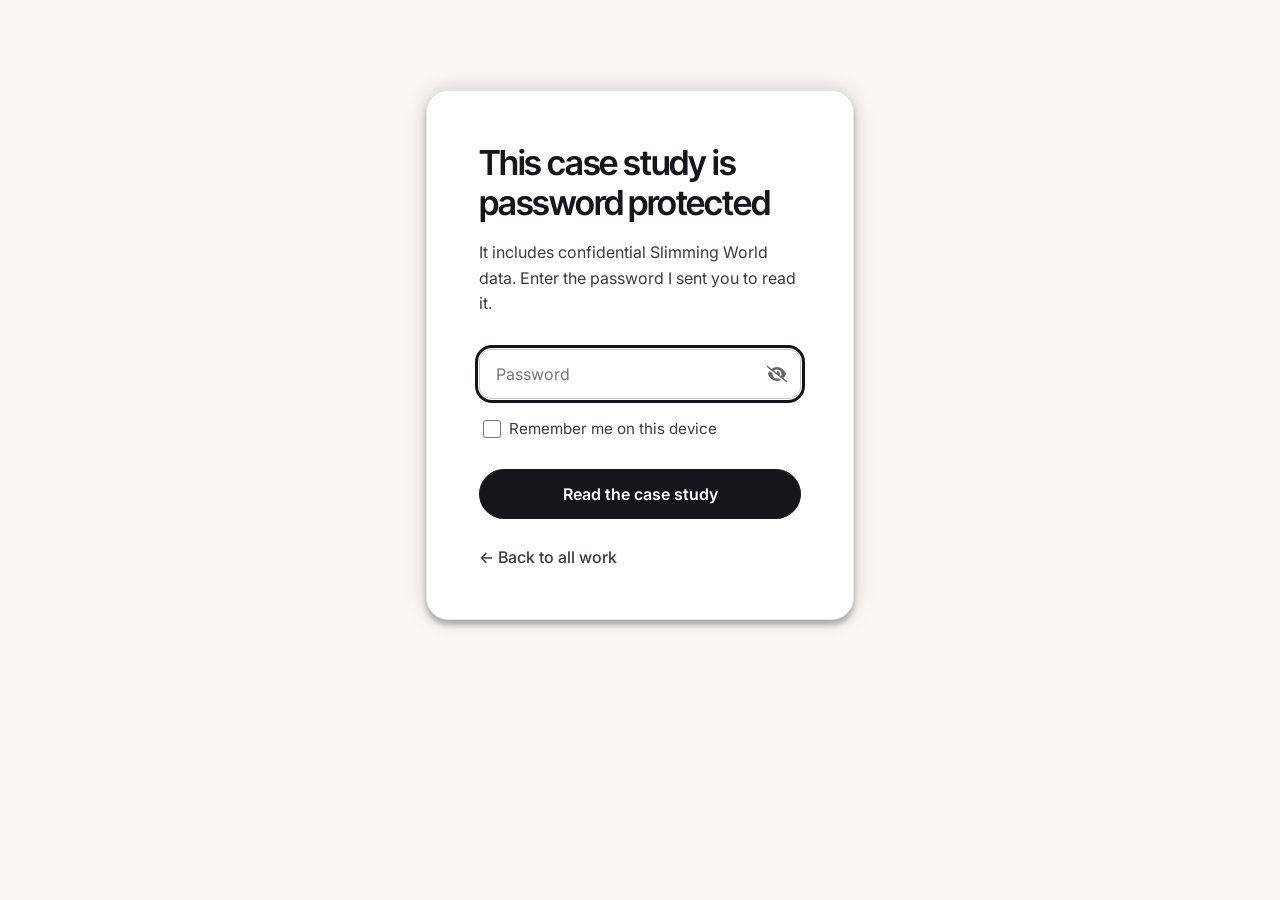
<file: work/digital-coaching.html>
<!doctype html>
<html lang="en-GB">
<head>
  <meta charset="utf-8">
  <title>Moved — Michelle Percy</title>
  <meta name="robots" content="noindex">
  <link rel="canonical" href="digital-coaching/">
  <meta http-equiv="refresh" content="0; url=digital-coaching/">
  <script>location.replace('digital-coaching/' + location.hash);</script>
</head>
<body>
  <p>This page has moved to <a href="digital-coaching/">a new address</a>.</p>
</body>
</html>
</file>
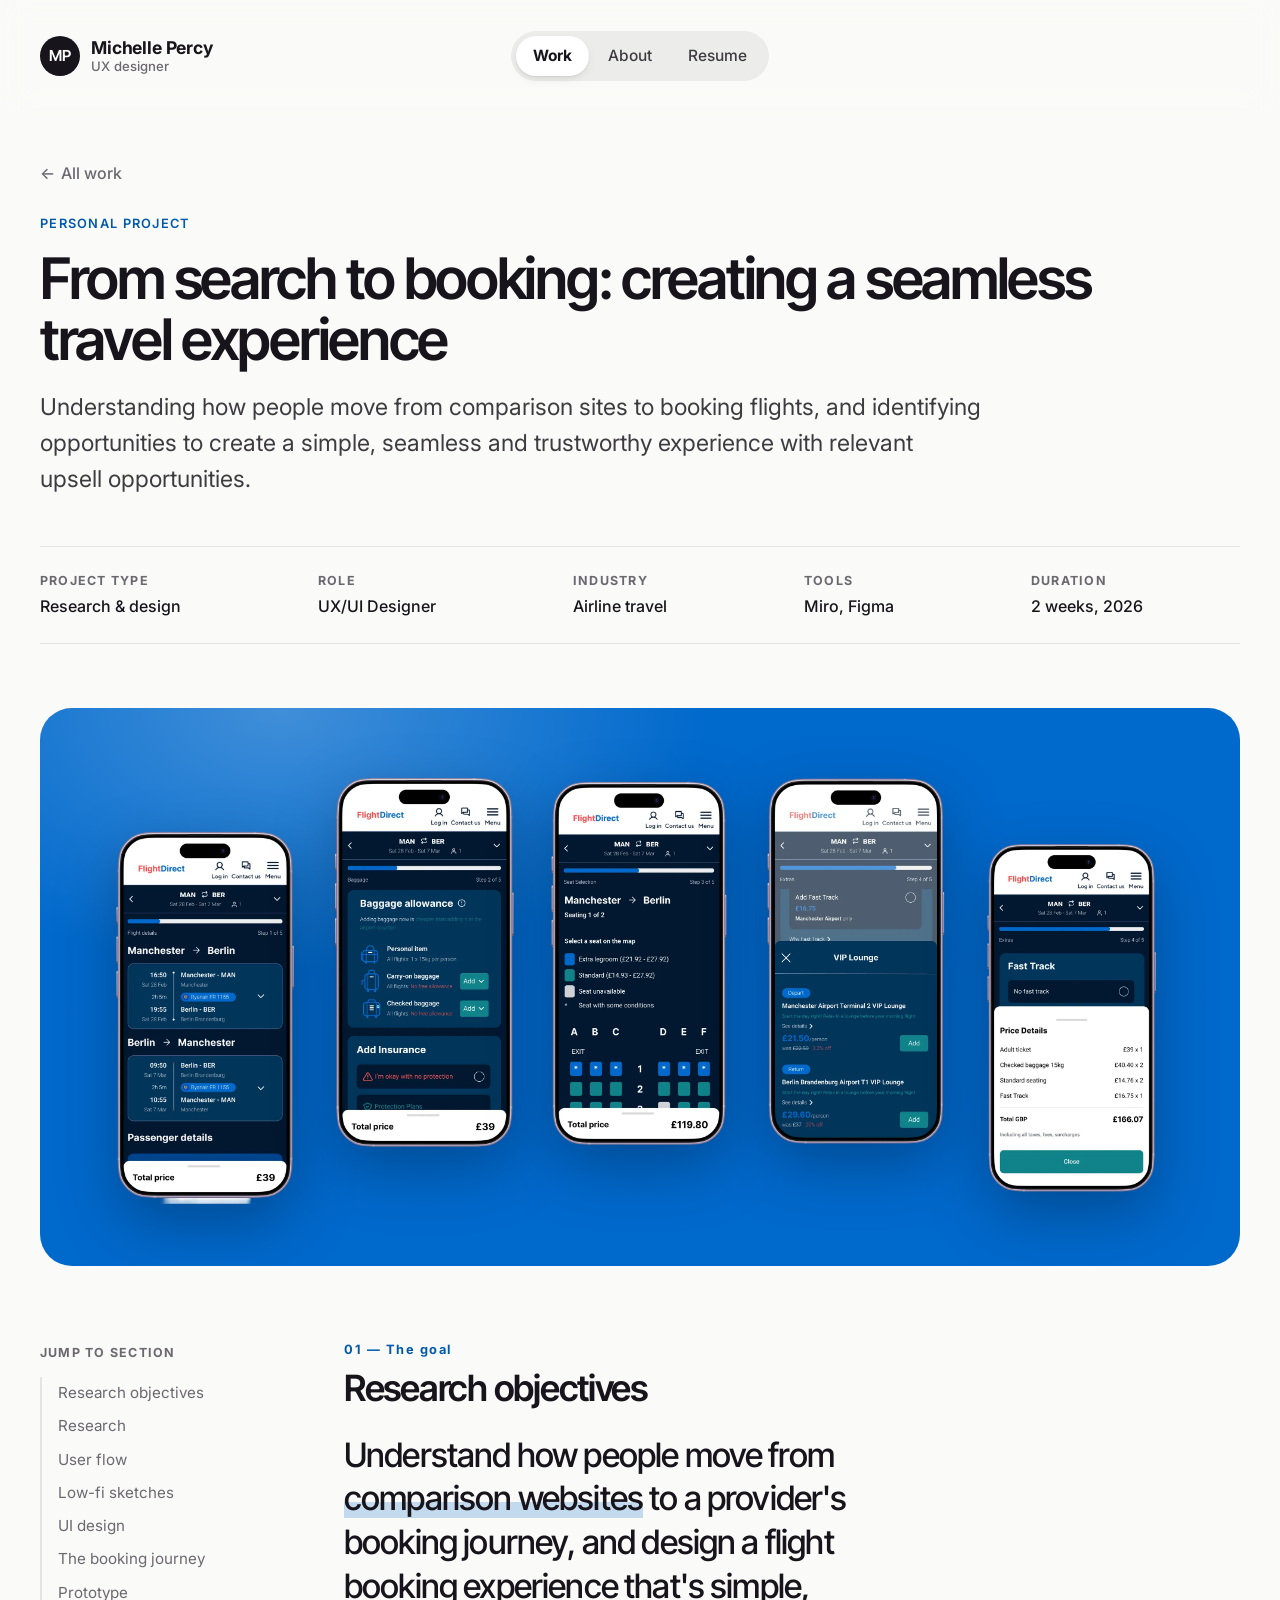
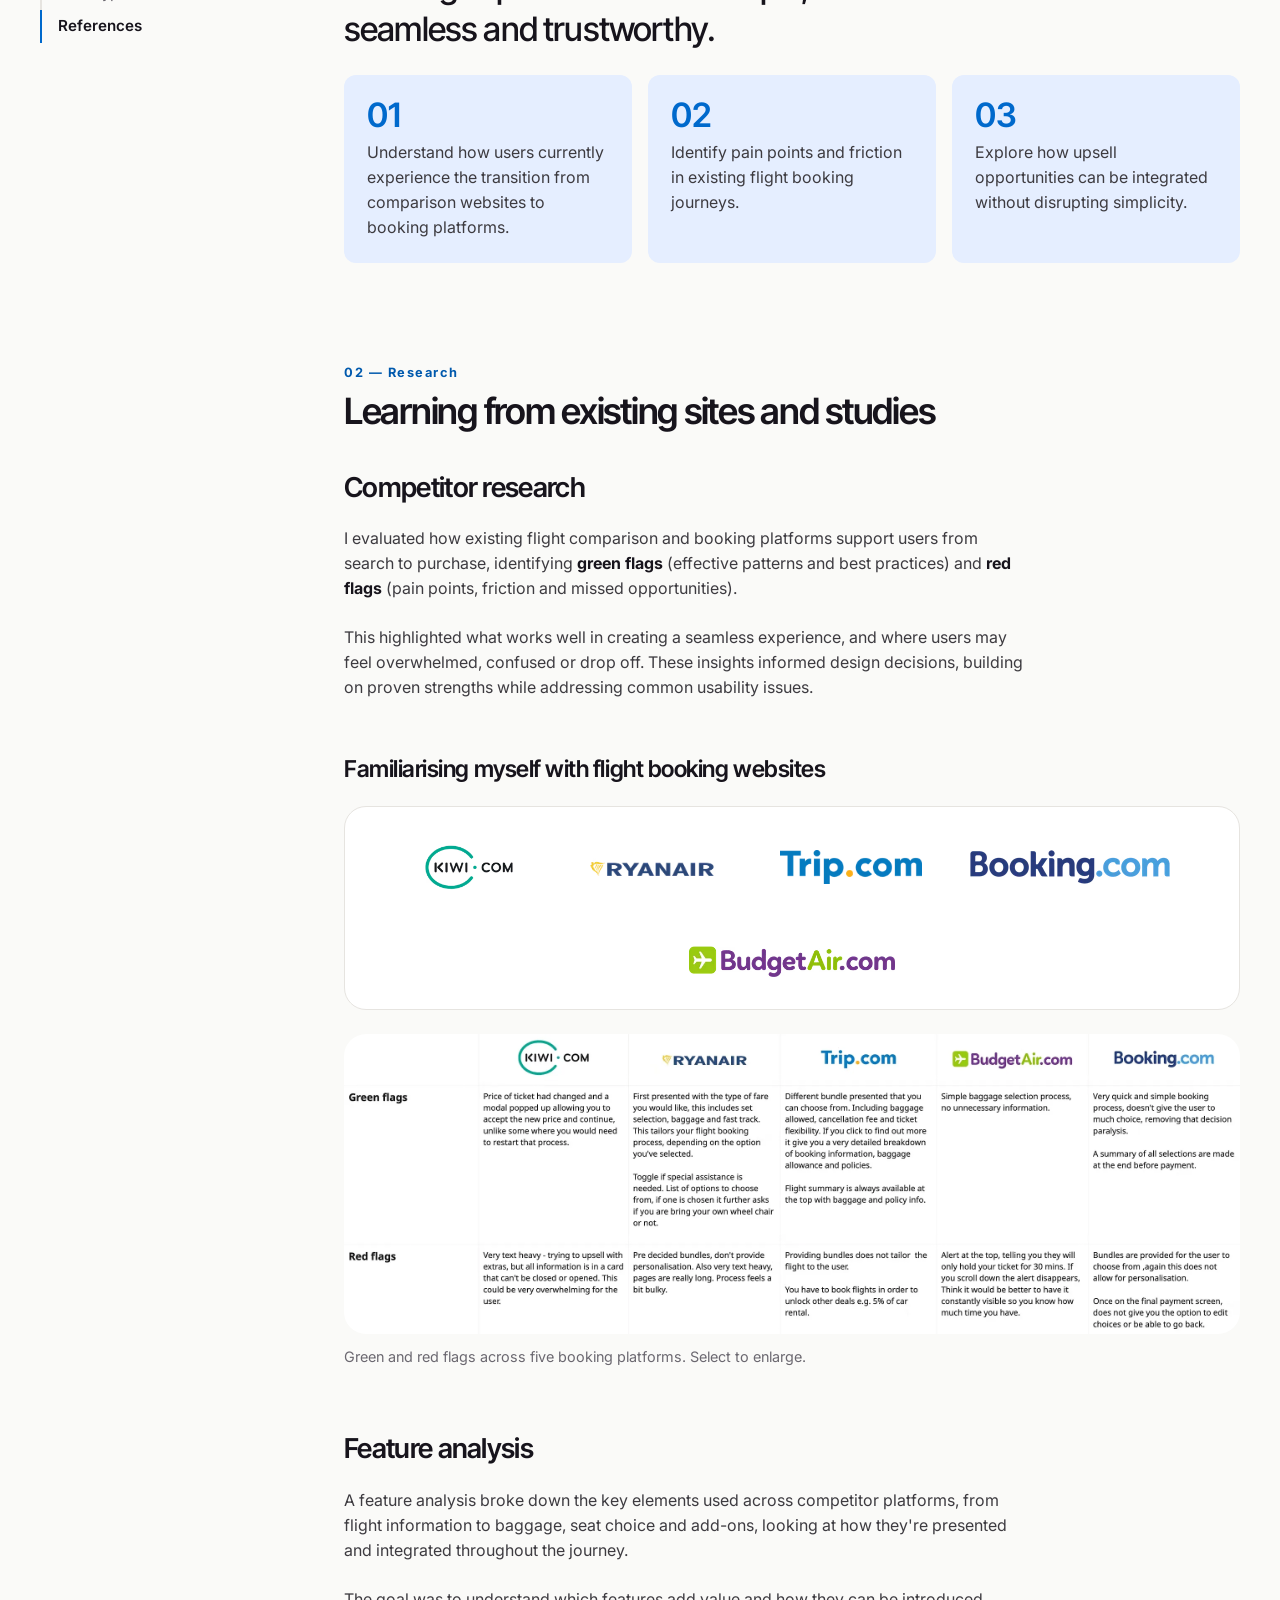
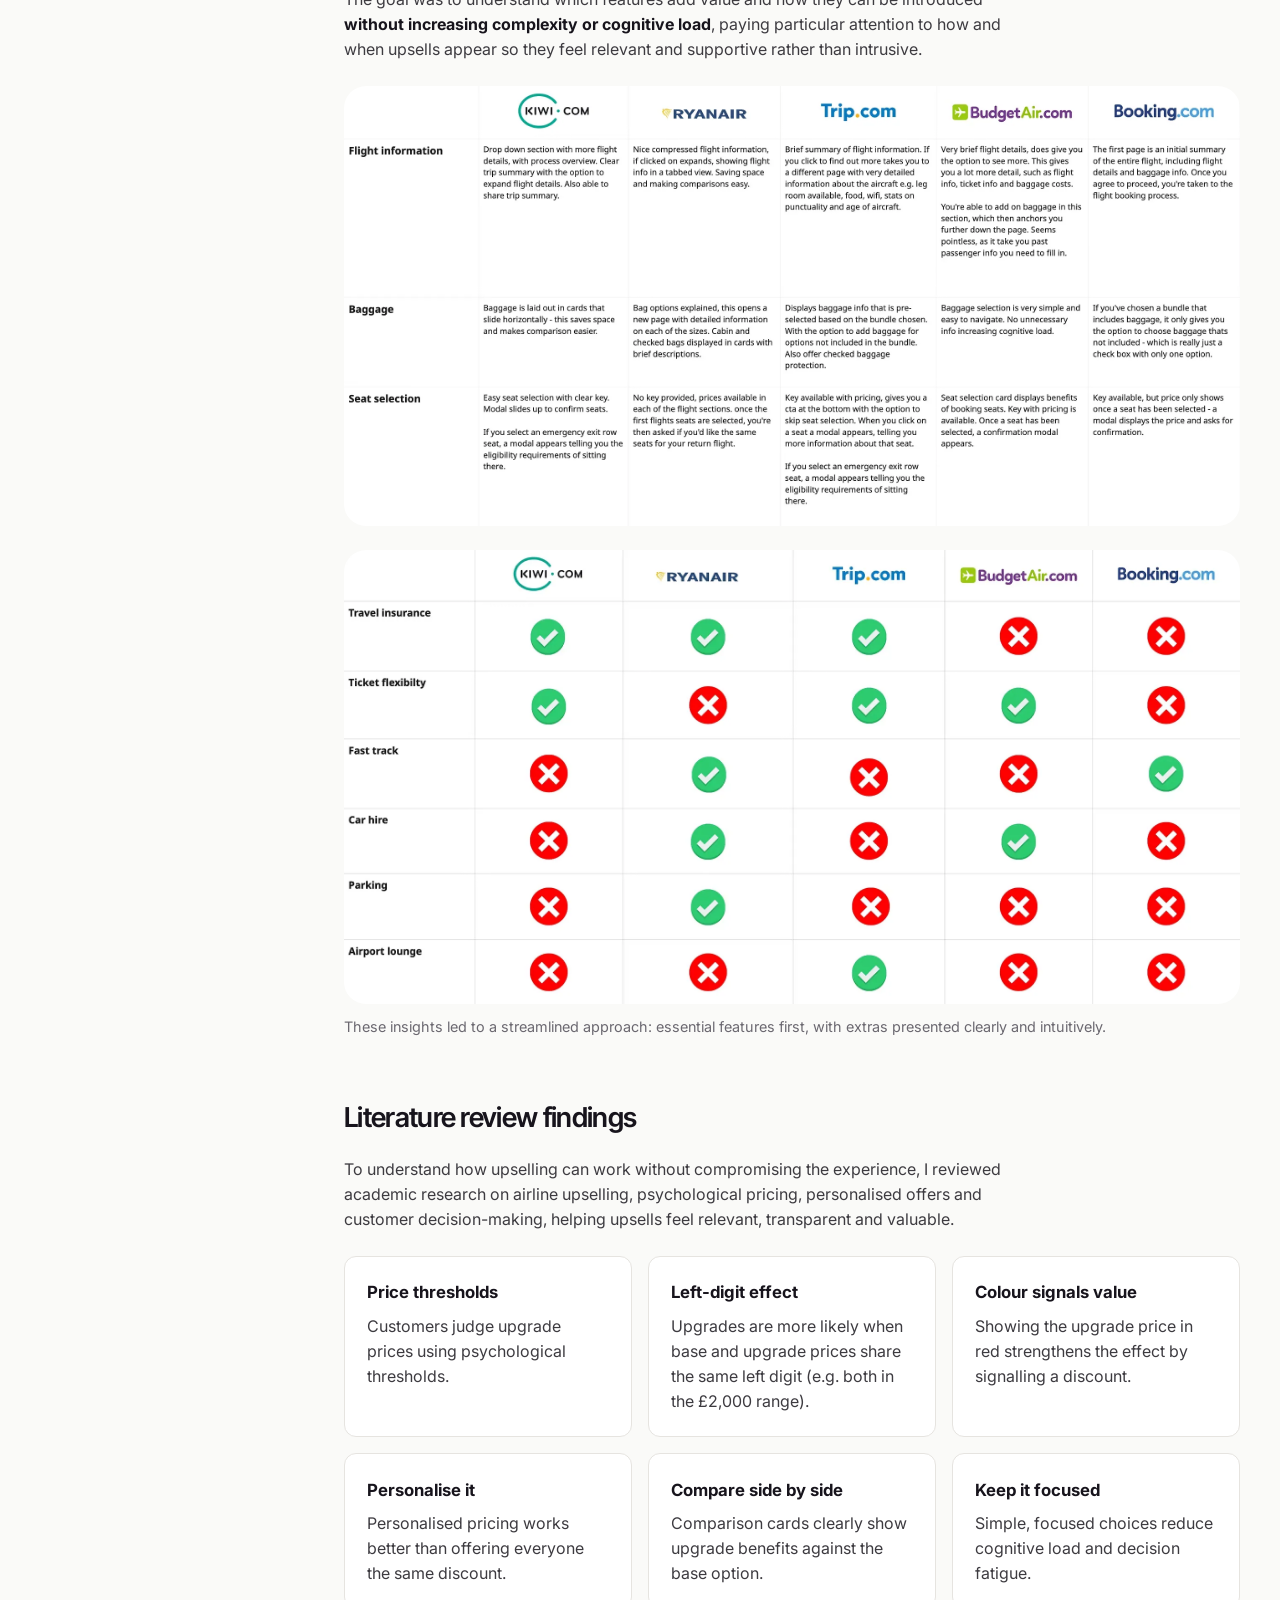
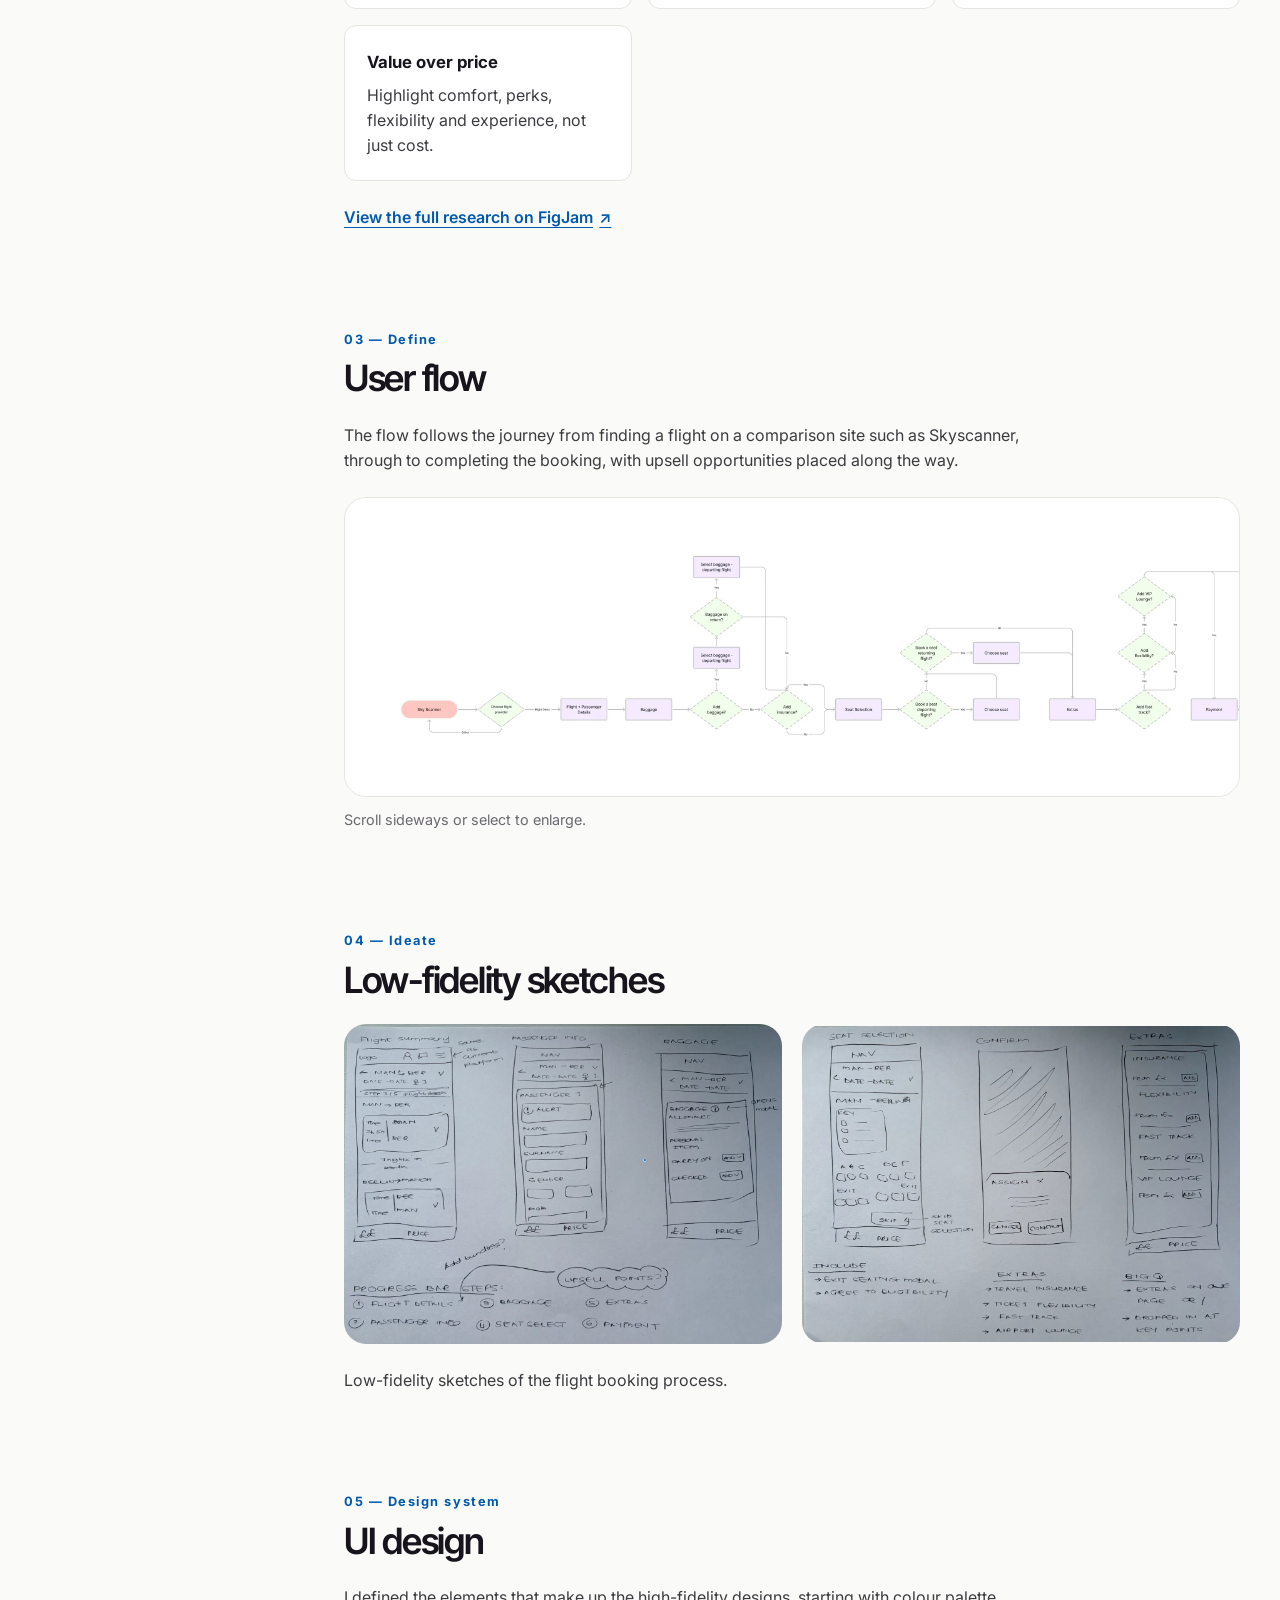
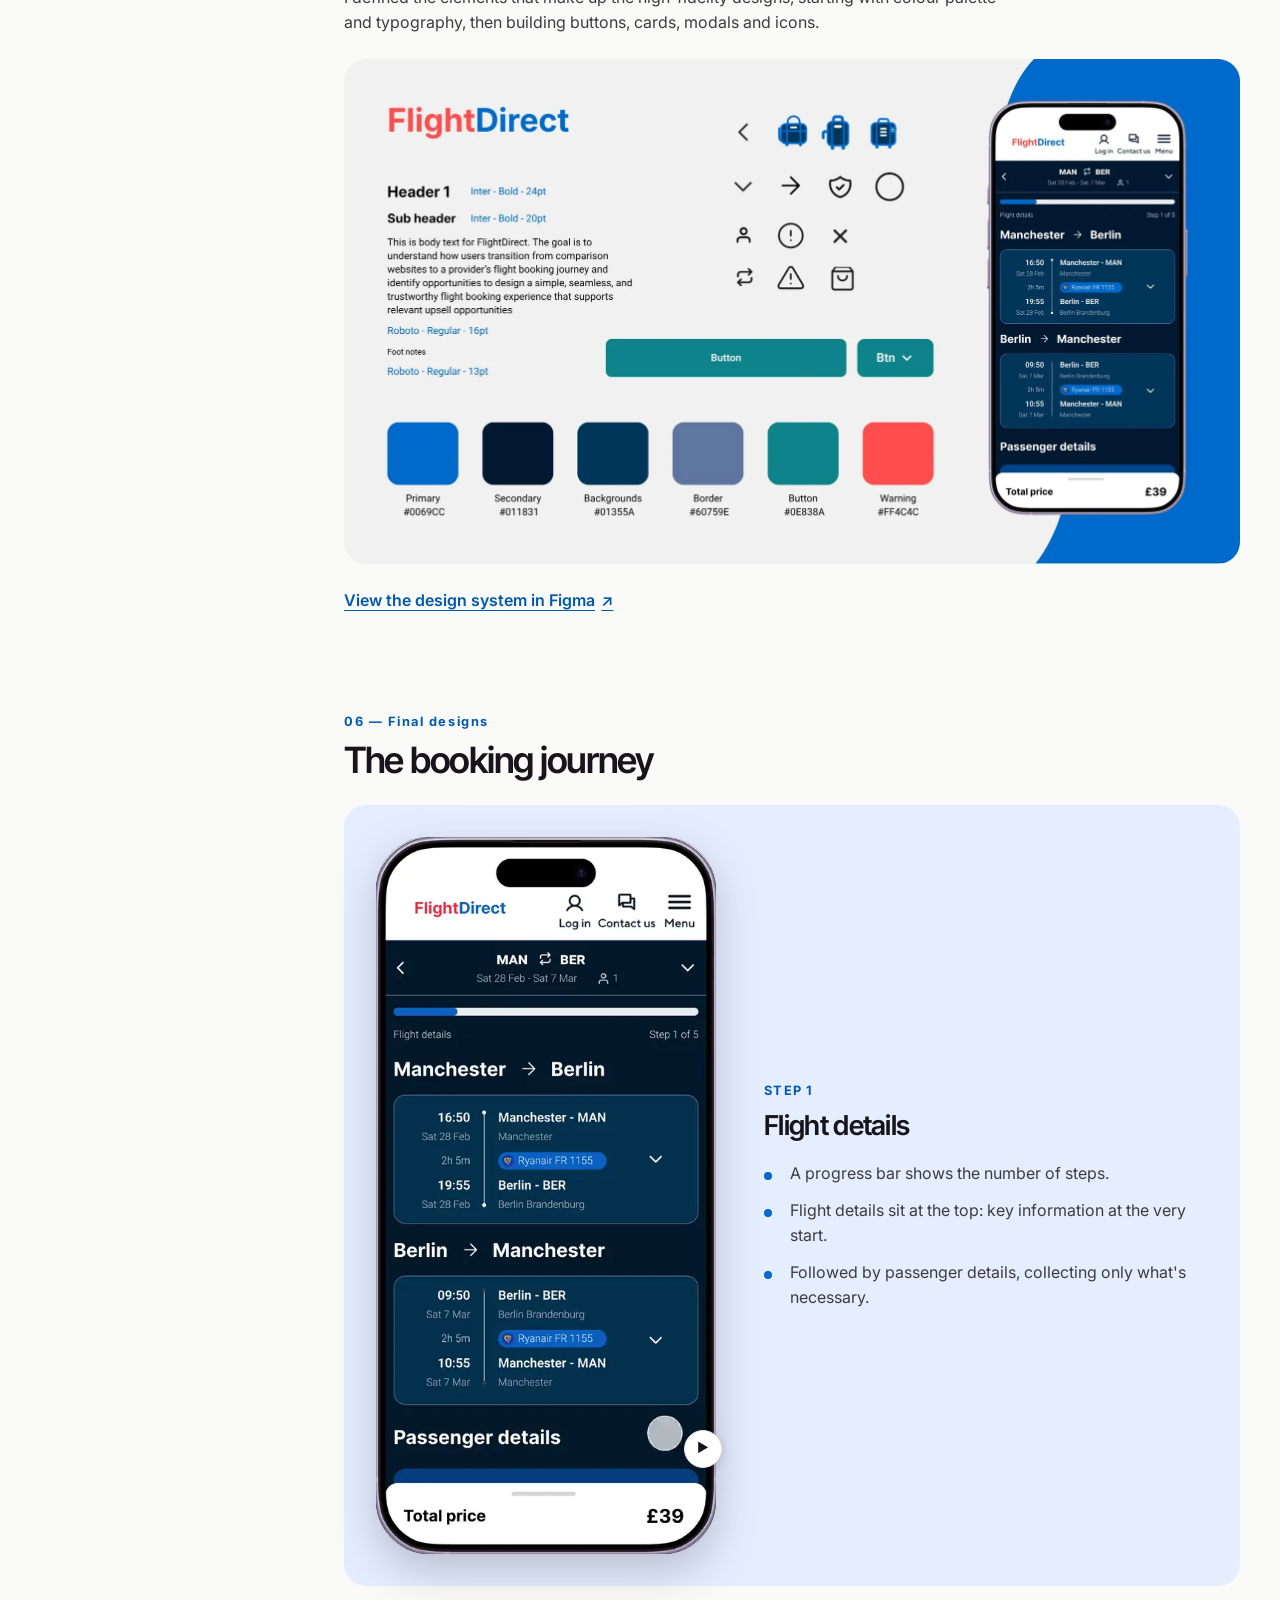
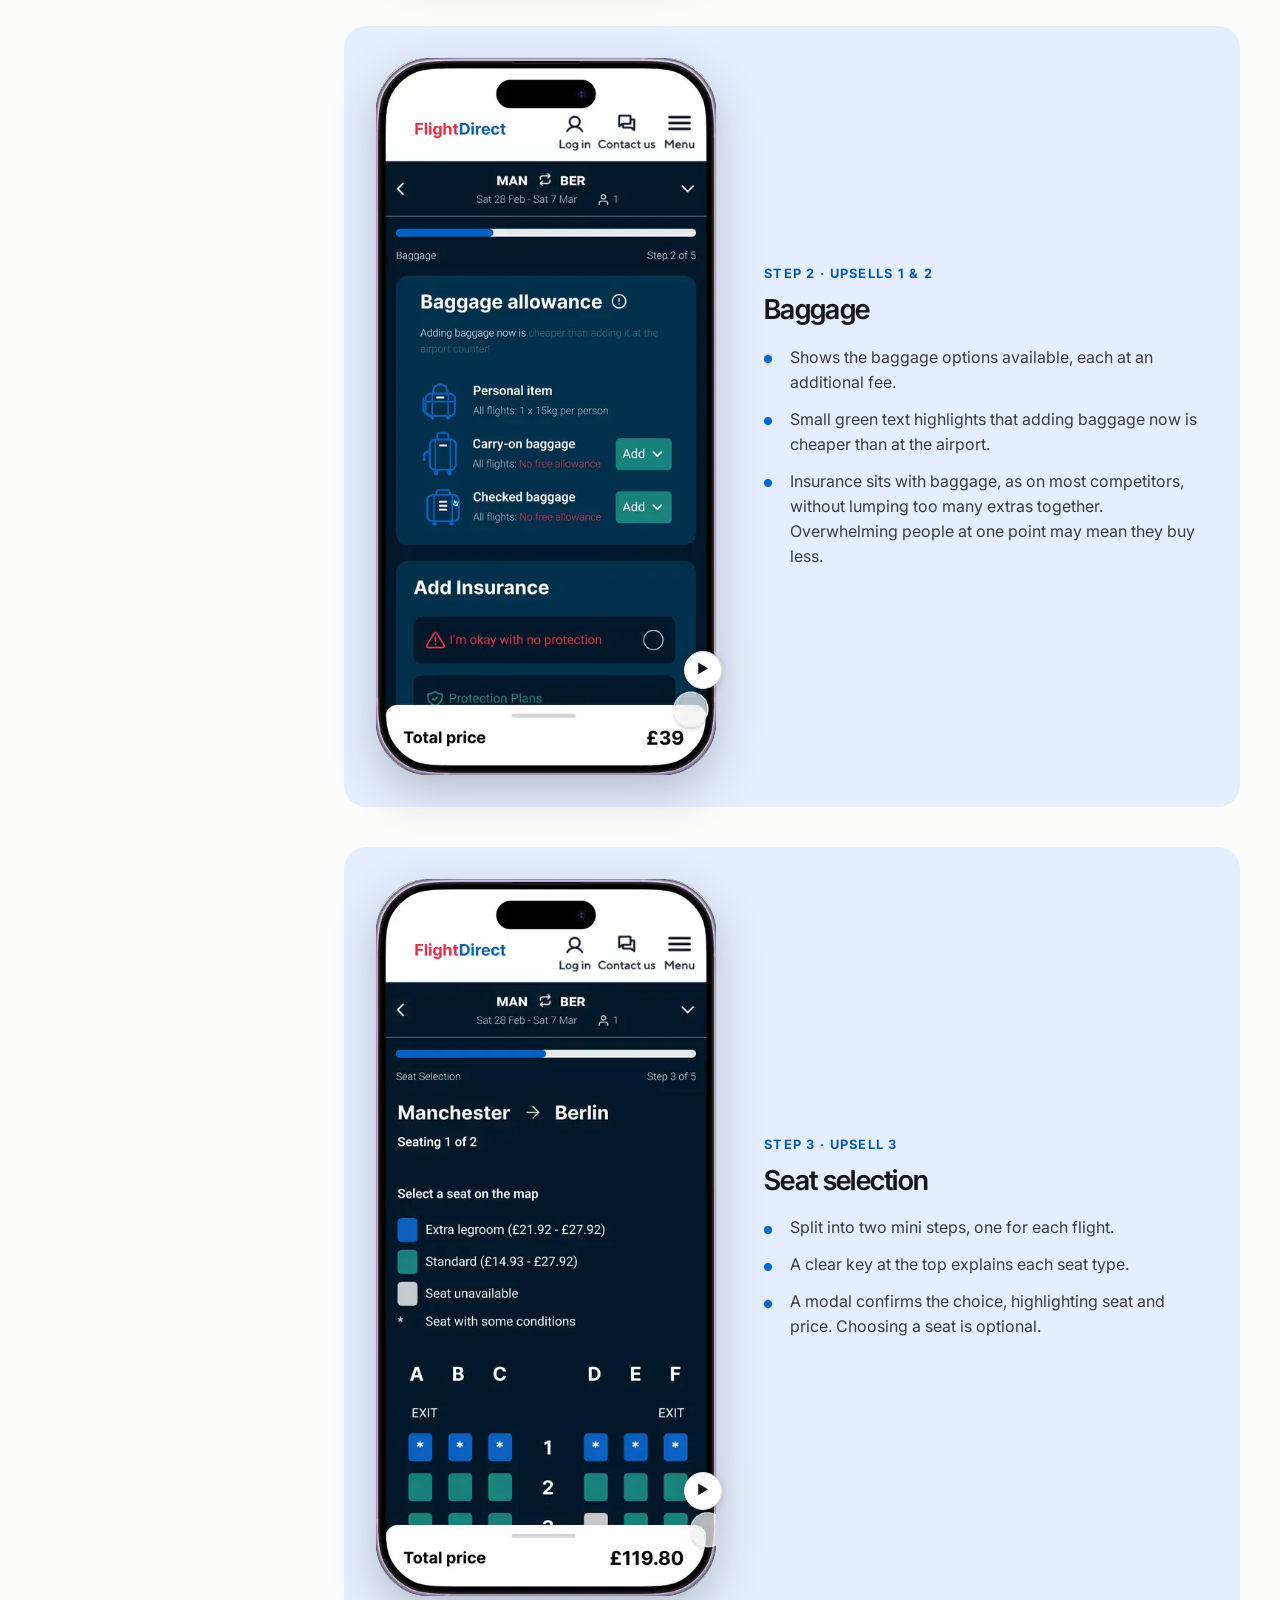
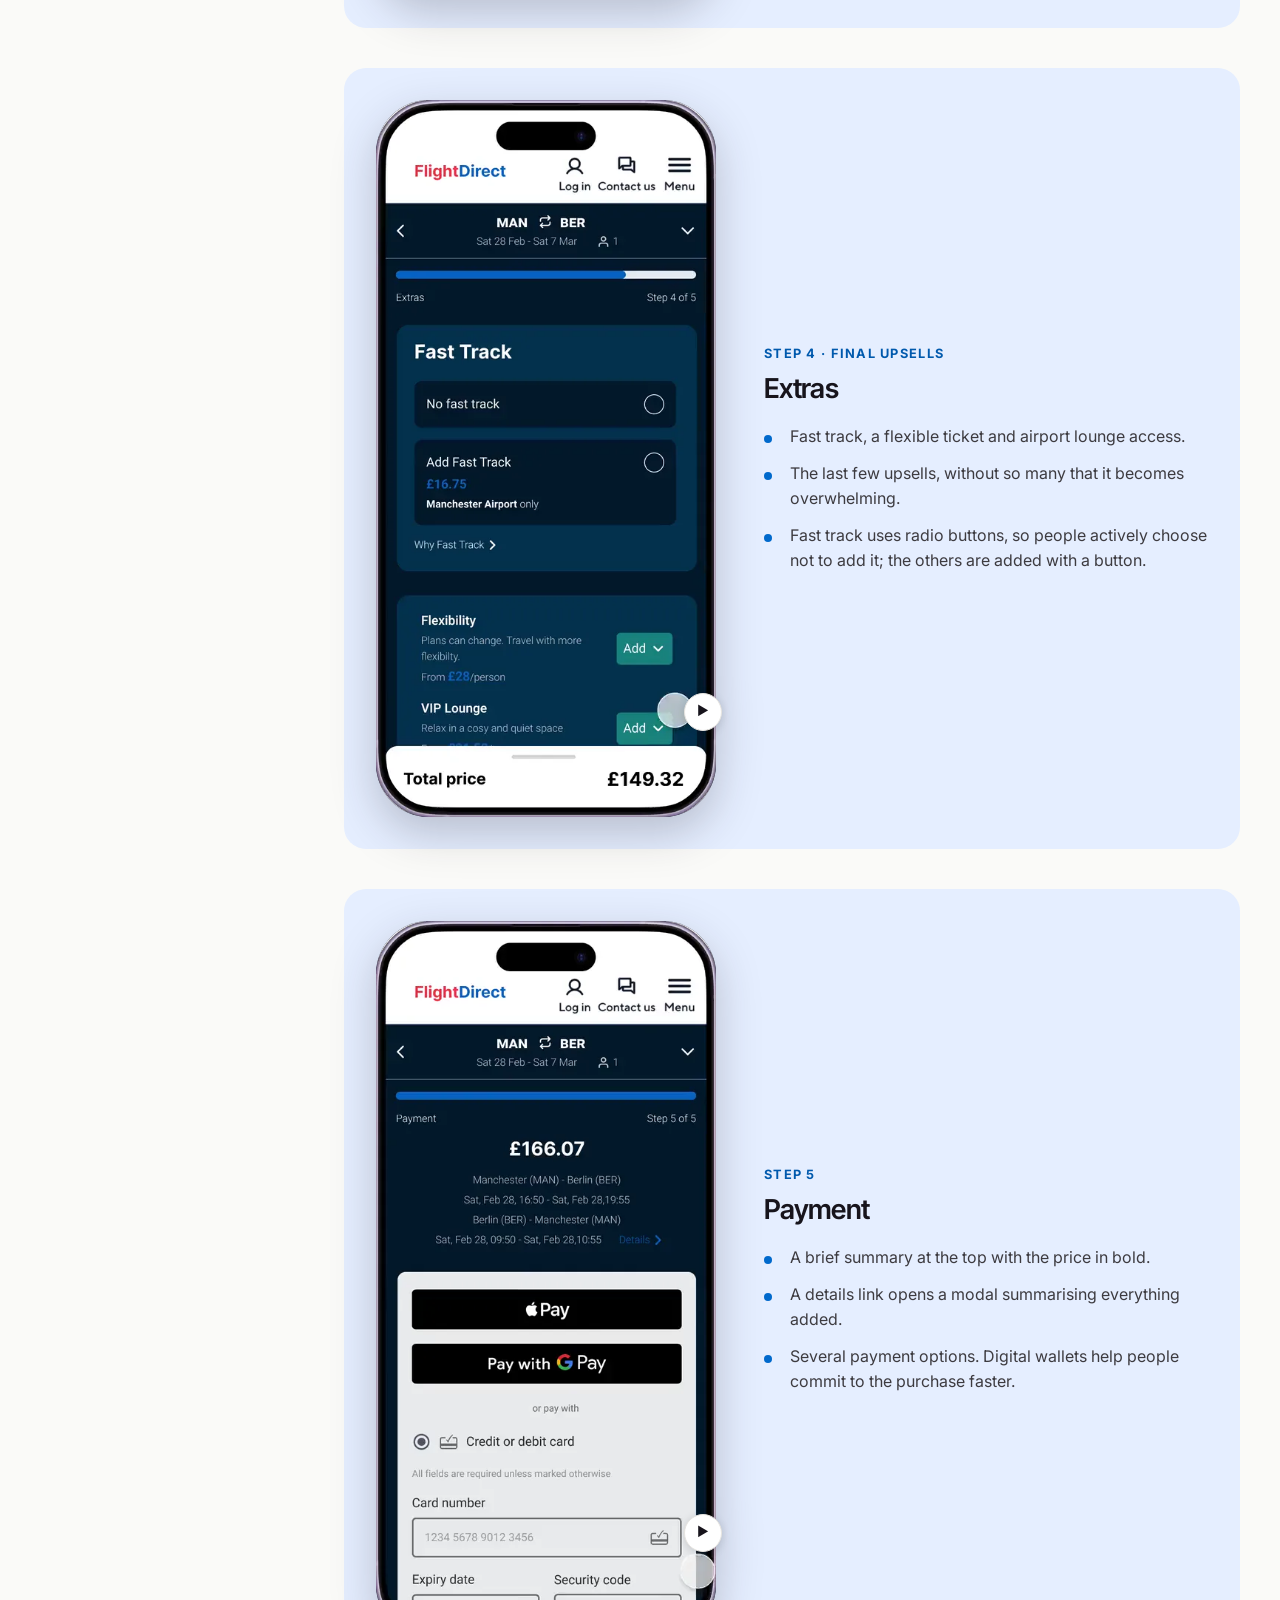
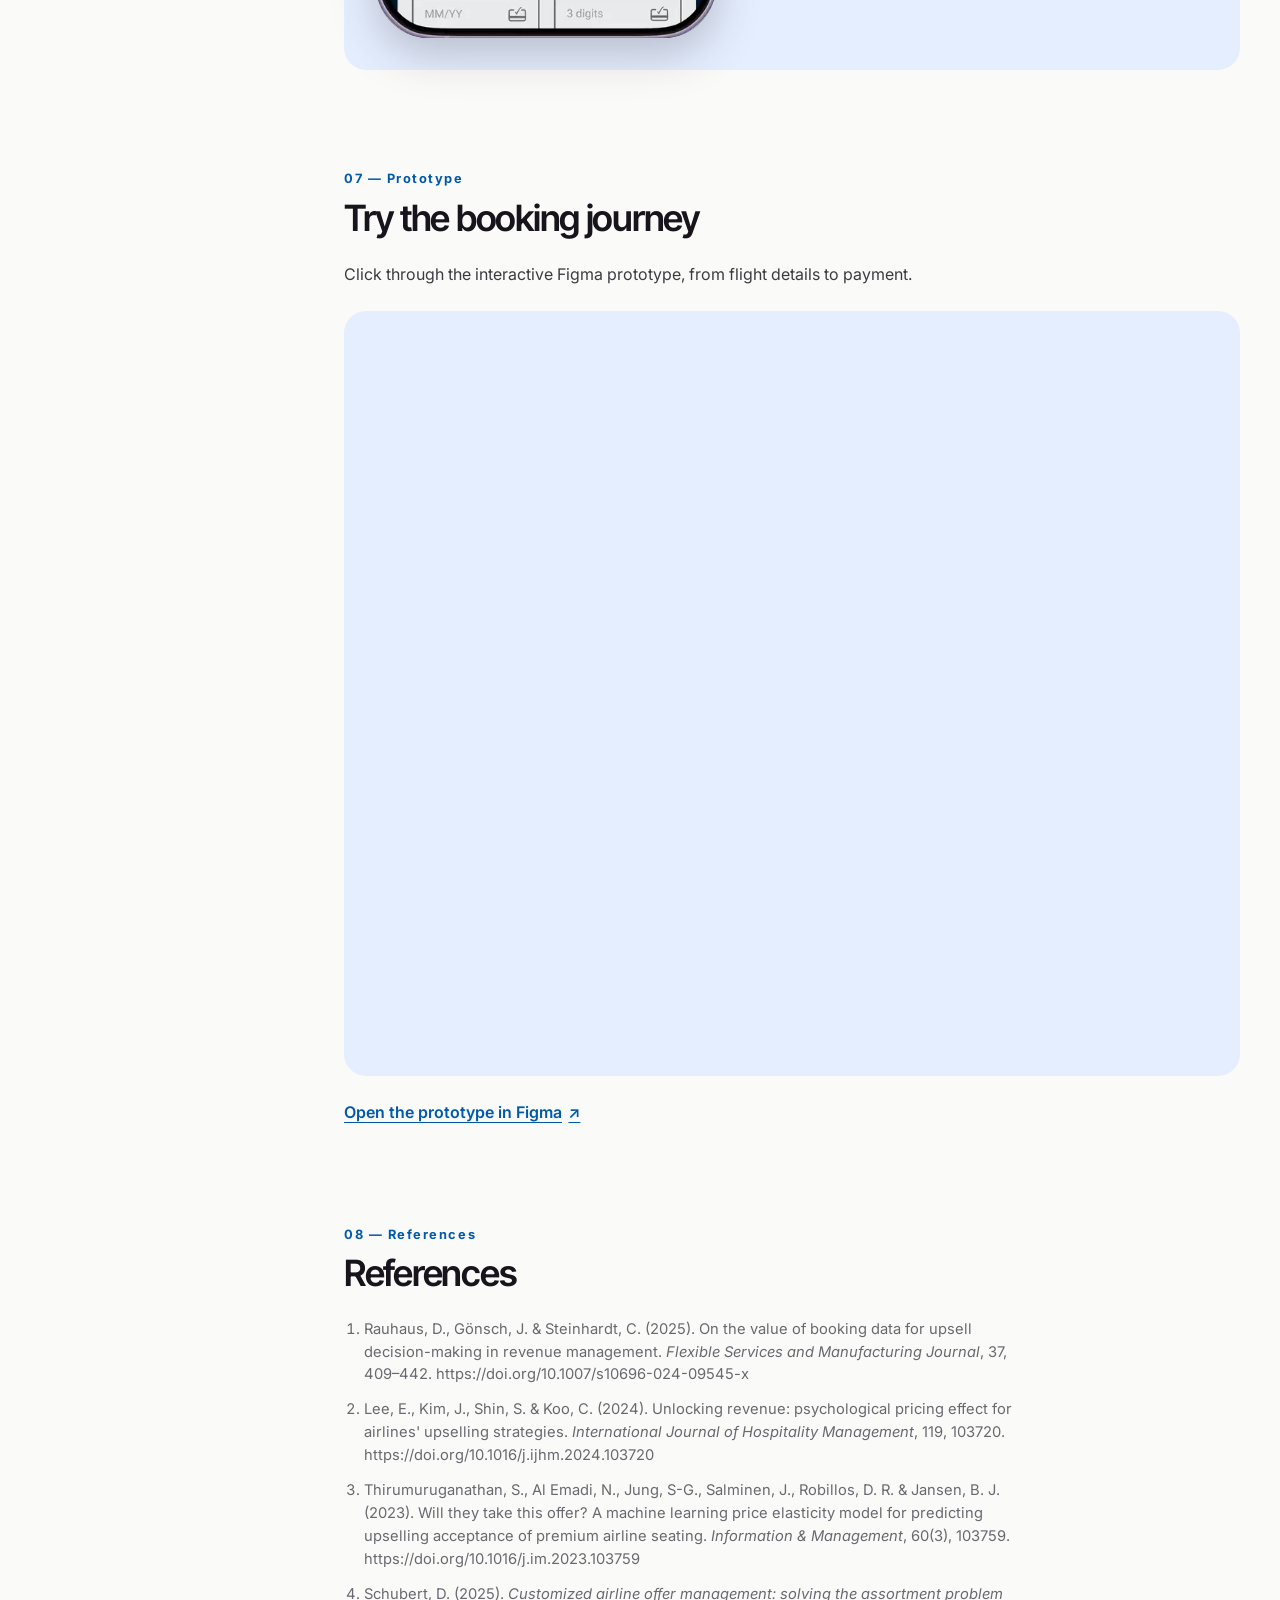
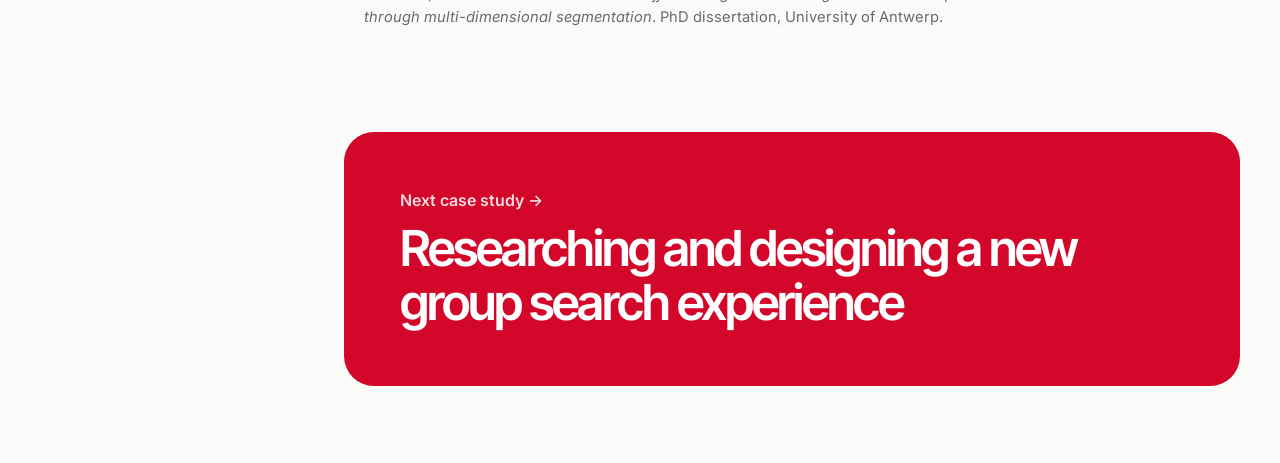
<file: work/flights-direct.html>
<!doctype html>
<html lang="en-GB">
<head>
  <meta charset="utf-8">
  <title>Moved — Michelle Percy</title>
  <meta name="robots" content="noindex">
  <link rel="canonical" href="flights-direct/">
  <meta http-equiv="refresh" content="0; url=flights-direct/">
  <script>location.replace('flights-direct/' + location.hash);</script>
</head>
<body>
  <p>This page has moved to <a href="flights-direct/">a new address</a>.</p>
</body>
</html>
</file>
<file: css/styles.css>
/* ==========================================================================
   Me, Michelle & I — portfolio styles
   ========================================================================== */

:root {
  /* Palette */
  --ink: #17141c;
  --ink-soft: #3d3b40;   /* body copy */
  --muted: #6b6870;
  /* Neutral off-white rather than warm cream (2026-11-01, to look more senior) */
  --paper: #fafaf8;
  --paper-2: #f0efec;
  --card: #ffffff;
  --line: #e6e4e0;

  --pink: #e8437f;        /* brand accent */
  --pink-ink: #b8235a;    /* AA on paper for small text */
  --pink-soft: #fde4ee;
  --lime: #dcf2bd;
  --lime-deep: #c9e77a;
  --sw: #d3072a;          /* Slimming World red */
  --sw-soft: #fde8ea;
  --fd: #0069cc;          /* Flights Direct blue (from its design system) */
  --fd-soft: #e5eeff;
  --gym: #16181b;         /* Gym Tracker: the app's near-black, with its lime as the soft tint */
  --gym-soft: #eef8d2;
  --gym-lime: #c6f432;
  /* CakeSheds brand colours (owner's request): mint and pink. Both are light, so text on them stays dark */
  --cake: #7ed7c1;        /* mint */
  --cake-pink: #ffb6c1;   /* pink */
  --cake-soft: #ffe6eb;   /* the site's header pink, for tints */

  --accent: var(--pink);
  --accent-ink: var(--pink-ink);
  --accent-soft: var(--pink-soft);

  /* Type */
  /* One sans family: Inter Tight for headings, Inter for text (replaced Playfair Display, 2026-11-01) */
  --font-display: "Inter Tight", "Inter", system-ui, -apple-system, "Segoe UI", Roboto, sans-serif;
  --font-body: "Inter", system-ui, -apple-system, "Segoe UI", Roboto, sans-serif;
  --step--1: clamp(0.84rem, 0.82rem + 0.1vw, 0.9rem);
  --step-0: 1rem;        /* body text: 16px, as on the original Figma site */
  --step-1: clamp(1.2rem, 1.1rem + 0.5vw, 1.45rem);
  --step-2: clamp(1.5rem, 1.3rem + 1vw, 2.1rem);
  --step-3: clamp(1.9rem, 1.5rem + 2vw, 3.1rem);
  --step-4: clamp(2.2rem, 1.5rem + 2.6vw, 3.6rem);
  --step-5: clamp(2.4rem, 1.3rem + 3.4vw, 4.6rem);

  /* Layout */
  --wrap: 1200px;
  --wrap-text: 720px;
  --gutter: clamp(1rem, 0.6rem + 2vw, 2.5rem);
  --radius: 22px;
  --radius-sm: 12px;
  --shadow: 0 1px 2px rgb(23 20 28 / 0.06), 0 12px 32px -12px rgb(23 20 28 / 0.18);
  --shadow-lg: 0 2px 4px rgb(23 20 28 / 0.06), 0 28px 60px -20px rgb(23 20 28 / 0.28);
  --ease: cubic-bezier(0.2, 0.7, 0.2, 1);
}

/* Reset -------------------------------------------------------------- */
*, *::before, *::after { box-sizing: border-box; }
html { -webkit-text-size-adjust: 100%; scroll-behavior: smooth; scroll-padding-top: 96px; }
body {
  margin: 0;
  font-family: var(--font-body);
  font-size: var(--step-0);
  line-height: 1.5625; /* 25px at 16px */
  color: var(--ink);
  background: var(--paper);
  -webkit-font-smoothing: antialiased;
  text-rendering: optimizeLegibility;
  overflow-x: hidden;
}
img, svg { display: block; max-width: 100%; height: auto; }
a { color: inherit; }
button { font: inherit; color: inherit; }
h1, h2, h3, h4, h5, h6 { margin: 0; font-family: var(--font-display); line-height: 1.12; font-weight: 600; letter-spacing: -0.02em; text-wrap: balance; }
/* Emphasis in headings stays plain: no pink highlight words */
h1 em, h2 em { font-style: normal; }
p { margin: 0; text-wrap: pretty; }
ul, ol { margin: 0; padding: 0; }

@view-transition { navigation: auto; }

:focus-visible { outline: 3px solid var(--ink); outline-offset: 3px; border-radius: 6px; }
::selection { background: var(--ink); color: #fff; }

.visually-hidden {
  position: absolute !important; width: 1px; height: 1px; overflow: hidden;
  clip: rect(0 0 0 0); clip-path: inset(50%); white-space: nowrap;
}
.skip-link {
  position: absolute; left: 1rem; top: -100px; z-index: 100;
  background: var(--ink); color: var(--paper); padding: 0.75rem 1.1rem; border-radius: 999px;
  font-weight: 600; text-decoration: none; transition: top 0.2s;
}
.skip-link:focus { top: 1rem; }

.wrap { width: min(100% - 2 * var(--gutter), var(--wrap)); margin-inline: auto; }
.wrap-text { width: min(100% - 2 * var(--gutter), var(--wrap-text)); margin-inline: auto; }

/* Header -------------------------------------------------------------- */
.site-header {
  position: sticky; top: 0; z-index: 50;
  background: color-mix(in srgb, var(--paper) 82%, transparent);
  backdrop-filter: saturate(1.4) blur(14px);
  -webkit-backdrop-filter: saturate(1.4) blur(14px);
  border-bottom: 1px solid transparent;
  transition: border-color 0.3s, box-shadow 0.3s;
}
.site-header.is-scrolled { border-bottom-color: var(--line); }
/* Logo left, nav pill centred (the empty third column balances the logo) */
.site-header { --header-pad: clamp(0.5rem, 2vh, 1.5rem); }
.site-header .wrap {
  display: grid; grid-template-columns: 1fr auto 1fr; align-items: center; gap: 1rem;
  min-height: calc(76px + 2 * var(--header-pad)); transition: min-height 0.3s var(--ease);
}
/* Roomy at the top of the page, tightens once you scroll */
.site-header.is-scrolled .wrap { min-height: 76px; }

/* Monogram logo: a solid ink "MP" circle beside the name and role */
.logo {
  justify-self: start; text-decoration: none; white-space: nowrap; display: inline-flex; align-items: center; gap: 0.7rem;
}
.logo-mark {
  width: 40px; height: 40px; flex: none; display: grid; place-items: center; border-radius: 50%;
  background: var(--ink); color: #fff;
  font-family: var(--font-display); font-weight: 600; font-size: 0.95rem; letter-spacing: -0.01em;
  transition: transform 0.2s var(--ease);
}
.logo:hover .logo-mark { transform: scale(1.05); }
.logo-text { display: grid; line-height: 1.15; }
.logo-name { font-weight: 700; font-size: 1.1rem; letter-spacing: -0.01em; color: var(--ink); }
.logo-role { font-size: 0.82rem; font-weight: 500; color: var(--muted); }

.nav ul {
  display: flex; gap: 0.15rem; list-style: none; padding: 0.3rem; border-radius: 999px;
  background: rgb(23 20 28 / 0.06); /* soft neutral pill; was #FF429D at 20% until 2026-10-31 */
}
.nav a {
  display: inline-flex; align-items: center; gap: 0.35rem; text-decoration: none; font-weight: 500; font-size: 0.97rem;
  color: var(--ink-soft); padding: 0.5rem 1.05rem; border-radius: 999px; transition: background 0.25s, color 0.25s, box-shadow 0.25s;
}
.nav a:hover { color: var(--ink); background: rgb(255 255 255 / 0.6); }
.nav a[aria-current="page"] { color: var(--ink); font-weight: 700; background: var(--card); box-shadow: 0 1px 2px rgb(23 20 28 / 0.08), 0 4px 12px -4px rgb(23 20 28 / 0.15); }
@media (max-width: 640px) {
  /* Slimmer header on phones so the hero buttons stay above the fold */
  .site-header { --header-pad: 0.25rem; }
  .site-header .wrap { display: flex; justify-content: space-between; min-height: calc(64px + 2 * var(--header-pad)); }
  .site-header.is-scrolled .wrap { min-height: 64px; }
  .logo-text { display: none; }
  .nav a { padding: 0.45rem 0.8rem; font-size: 0.93rem; }
}

/* Buttons & chips ------------------------------------------------------ */
/* Plain solid buttons: ink primary, outlined secondary (replaced the "sticker" offset shadows, 2026-11-01) */
.btn {
  display: inline-flex; align-items: center; gap: 0.6rem; min-height: 48px;
  padding: 0.75rem 1.4rem; border-radius: 999px; border: 1px solid var(--ink);
  background: var(--ink); color: #fff; font-size: 1rem; font-weight: 600; text-decoration: none; cursor: pointer;
  transition: background 0.2s, border-color 0.2s, color 0.2s;
}
.btn:hover { background: #3a3640; border-color: #3a3640; }
.btn--ghost { background: transparent; color: var(--ink); border-color: rgb(23 20 28 / 0.25); }
.btn--ghost:hover { background: var(--card); border-color: var(--ink); }
.btn .arrow { transition: transform 0.25s var(--ease); }
.btn:hover .arrow { transform: translateX(4px); }

.chips { display: flex; flex-wrap: wrap; gap: 0.45rem; list-style: none; }
.chip {
  font-size: var(--step--1); font-weight: 500; padding: 0.3rem 0.75rem; border-radius: 999px;
  background: var(--card); border: 1px solid var(--line); color: var(--ink-soft);
}
.eyebrow {
  display: inline-block; font-size: 0.8rem; font-weight: 600; letter-spacing: 0.1em; text-transform: uppercase;
  color: var(--muted);
}

/* Hero ---------------------------------------------------------------- */
/* The hero fits above the fold: headline size is capped by viewport height as well as width */
.hero { position: relative; padding-block: clamp(1.5rem, 4vh, 3.5rem) clamp(2rem, 4vh, 3.5rem); overflow: hidden; }
/* On wider screens the header and hero together fill about 3/4 of the first screen */
@media (min-width: 861px) {
  .hero { min-height: calc(75svh - 76px - 2 * clamp(0.5rem, 2vh, 1.5rem)); display: grid; align-content: center; }
}
/* Type-led hero: a big statement headline, no photo (the photos live on About; owner's choice, 2026-11-01) */
.hero h1 { font-family: var(--font-display); font-size: min(clamp(2.15rem, 1.1rem + 5.4vw, 6.75rem), 11vh); font-weight: 600; letter-spacing: -0.035em; line-height: 1.02; max-width: 15ch; }
.hero .lede { margin-top: clamp(1.5rem, 3.5vh, 2.5rem); font-size: 1.25rem; line-height: 1.6; color: var(--muted); max-width: 46ch; }
.hero .lede strong { color: var(--ink); font-weight: 600; }
.hero-actions { display: flex; flex-wrap: wrap; gap: 0.75rem; margin-top: 2.25rem; }
@media (max-width: 860px) {
  .hero { padding-top: 2.5rem; }
  .hero .lede { font-size: 1.075rem; }
  .hero-actions { margin-top: 1.6rem; }
}

/* Section headings ------------------------------------------------------ */
.section { padding-block: clamp(4rem, 9vw, 8rem); }
.hero + .section { padding-top: clamp(1rem, 3vw, 2.5rem); }
.section-head { display: flex; flex-wrap: wrap; align-items: end; justify-content: space-between; gap: 1rem 2rem; margin-bottom: clamp(2rem, 4vw, 3.5rem); }
.section-head h2 { font-family: var(--font-display); font-size: clamp(1.75rem, 1.3rem + 1.6vw, 2.6rem); font-weight: 600; letter-spacing: -0.035em; }

/* Case study rows ------------------------------------------------------ */
.projects { display: grid; gap: clamp(1.5rem, 3vw, 2.5rem); list-style: none; }
/* Side-by-side cards are all as tall as the tallest one (owner's request, 2026-10-08) */
@media (min-width: 861px) { .projects { grid-auto-rows: 1fr; } }
/* Cards follow Nicole Roberts' pattern (2026-11-01): white card, text and stats on one side, the screens on an
   inset panel in the project's tint (the desktop images have that tint baked in), and separate case study / live links */
.project {
  --c: var(--sw); --c-soft: #ffe7f4;
  position: relative; display: grid; grid-template-columns: 1fr 1.15fr; align-items: stretch;
  border-radius: calc(var(--radius) + 8px); background: var(--card); overflow: hidden;
  border: 1px solid var(--line);
  transition: box-shadow 0.45s var(--ease), opacity 0.9s var(--ease), transform 0.9s var(--ease);
}
.project:nth-child(even) { grid-template-columns: 1.15fr 1fr; }
.project:nth-child(even) .project-media { order: -1; }
.project--fd { --c: var(--fd); --c-soft: var(--fd-soft); }
.project--gym { --c: var(--gym); --c-soft: var(--gym-soft); }
.project--cake { --c: var(--cake); --c-soft: var(--cake-pink); }
.project:hover { box-shadow: var(--shadow); }
.project-body { padding: clamp(1.75rem, 4vw, 3.25rem); display: grid; gap: 1.1rem; align-content: center; }
.project h3 { font-family: var(--font-display); font-size: clamp(1.5rem, 1.25rem + 1.1vw, 2.1rem); font-weight: 600; letter-spacing: -0.035em; line-height: 1.1; }
.project h3 a { text-decoration: none; }
.project h3 a:hover { text-decoration: underline; text-decoration-thickness: 2px; text-underline-offset: 5px; }
.project p { color: var(--ink-soft); max-width: 52ch; }
/* Headline results or project facts, under a divider: number above a small uppercase label */
.project-stats { display: flex; flex-wrap: wrap; gap: 0.75rem 2.75rem; list-style: none; padding-top: 1.25rem; margin-top: 0.25rem; border-top: 1px solid var(--line); }
.project-stats li { display: grid; gap: 0.2rem; font-size: 0.75rem; font-weight: 600; letter-spacing: 0.08em; text-transform: uppercase; color: var(--muted); }
.project-stats strong { font-family: var(--font-display); font-size: clamp(1.75rem, 1.5rem + 1vw, 2.4rem); font-weight: 600; letter-spacing: -0.04em; line-height: 1.05; text-transform: none; color: var(--ink); }
.project-actions { display: flex; flex-wrap: wrap; gap: 0.75rem; margin-top: 0.5rem; }
.project-media { position: relative; display: block; margin: 0.75rem; min-height: 320px; overflow: hidden; border-radius: var(--radius); background: var(--c-soft); }
.project:nth-child(even) .project-media { margin: 0.75rem; }
/* <picture> swaps in a phone-specific image; let the <img> inside fill the frame as before */
.project-media picture { display: contents; }
.project-media img { position: absolute; inset: 0; width: 100%; height: 100%; object-fit: cover; transition: transform 0.8s var(--ease); }
.project:hover .project-media img { transform: scale(1.03); }
/* Work in progress: not a link. Without an image, the text spans the card */
.project--soon { cursor: default; }
.project--soon:not(:has(.project-media)) { grid-template-columns: 1fr; }
/* "Coming soon" label: a plain capsule, styled like the tags */
.badge {
  width: fit-content; font-size: var(--step--1); font-weight: 600; padding: 0.3rem 0.75rem; border-radius: 999px;
  background: rgb(255 255 255 / 0.7); border: 1px solid color-mix(in srgb, var(--c) 25%, transparent); color: var(--ink);
}
@media (max-width: 860px) {
  .project, .project:nth-child(even) { grid-template-columns: 1fr; }
  /* Match the card images' own shape on phones so nothing is cropped */
  .project-media, .project:nth-child(even) .project-media { order: -1; min-height: 0; height: auto; aspect-ratio: 1800 / 1272; margin: 0.6rem 0.6rem 0; }
  /* Cards with a phone-specific image (<picture>) show the whole image at its own shape */
  .project-media:has(picture), .project:nth-child(even) .project-media:has(picture) { aspect-ratio: auto; padding: 0.75rem 1.25rem 0; }
  .project-media:has(picture) img { position: static; height: auto; object-fit: contain; }
  .project-stats { display: grid; grid-template-columns: repeat(2, minmax(0, 1fr)); gap: 0.75rem 1.25rem; }
  /* Slightly smaller Slimming World phones on mobile */
  .project--sw .project-media:has(picture) { padding-inline: 2.5rem; }
  /* Larger Flights Direct phones on mobile */
  .project--fd.project .project-media:has(picture) { padding: 0; }
}

/* Approach cards ------------------------------------------------------- */
.approach { display: grid; grid-template-columns: repeat(3, 1fr); gap: clamp(1rem, 2vw, 1.5rem); list-style: none; }
.approach li {
  padding: clamp(1.5rem, 3vw, 2.25rem); border-radius: var(--radius); background: var(--card); border: 1px solid var(--line);
  display: grid; gap: 0.75rem; align-content: start;
}
.approach .num { font-size: 0.85rem; font-weight: 600; letter-spacing: 0.08em; color: var(--muted); }
.approach h3 { font-family: var(--font-display); font-size: var(--step-1); font-weight: 600; letter-spacing: -0.025em; }
.approach p { color: var(--ink-soft); }
@media (max-width: 860px) { .approach { grid-template-columns: 1fr; } }

/* Contact ------------------------------------------------------------- */
.contact { padding-block: clamp(2.5rem, 5vw, 4.5rem); text-align: center; }
/* Less space between the last section and Let's connect */
.section:has(+ .contact) { padding-bottom: clamp(1.5rem, 3vw, 2.5rem); }
.contact h2 { font-family: var(--font-display); font-size: clamp(1.9rem, 1.4rem + 1.8vw, 2.9rem); font-weight: 600; letter-spacing: -0.04em; line-height: 1; }
.contact .hero-actions { justify-content: center; margin-top: 1.5rem; }

/* ==========================================================================
   Case study pages
   ========================================================================== */
.cs { --c: var(--sw); --c-soft: var(--sw-soft); }
.cs--fd { --c: var(--fd); --c-soft: var(--fd-soft); }
.cs--gym { --c: var(--gym); --c-soft: var(--gym-soft); }
.cs--cake { --c: var(--cake); --c-soft: var(--cake-soft); }
/* Mint and pink are too light for small text or white text, so on CakeSheds: labels and links stay ink,
   the cover is pink, and coloured panels carry ink text */
.cs--cake :is(.eyebrow, .cs-section > h2 .n, .text-link) { color: var(--ink); filter: none; }
.cs--cake .text-link { text-decoration-color: var(--cake); text-decoration-thickness: 2px; }
.cs--cake .cs-cover { background: var(--cake-pink); }
.cs--cake .cs-cover::before { background: radial-gradient(60% 80% at 20% 0%, rgb(255 255 255 / 0.35), transparent 60%); }
.cs--cake :is(.wins, .glance-stats li) { color: var(--ink); }
.cs--cake .cs-section .wins p { color: var(--ink); }
.cs--cake .big-statement mark { background: linear-gradient(transparent 60%, color-mix(in srgb, var(--cake) 55%, transparent) 60%); }
.cs--cake .theme-stat { color: var(--ink); }
.next--light { color: var(--ink); }
.cs--gym .cs-cover::before { background: radial-gradient(60% 80% at 20% 0%, color-mix(in srgb, var(--gym-lime) 22%, transparent), transparent 60%); }
.cs--gym .big-statement mark { background: linear-gradient(transparent 60%, color-mix(in srgb, var(--gym-lime) 70%, transparent) 60%); }
/* Colour swatches (Gym Tracker visual design) */
.swatches { list-style: none; display: grid; grid-template-columns: repeat(auto-fit, minmax(min(100%, 150px), 1fr)); gap: 1rem; }
.swatches li { display: grid; gap: 0.2rem; align-content: start; color: var(--ink-soft); font-size: 0.95rem; }
.swatches li strong { color: var(--ink); }
.swatch { height: 72px; border-radius: var(--radius-sm); background: var(--s); border: 1px solid var(--line); margin-bottom: 0.5rem; }
.cs .eyebrow { color: var(--c); filter: brightness(0.85); }

.progress { position: fixed; inset: 0 0 auto; height: 4px; z-index: 60; transform-origin: 0 50%; transform: scaleX(0); background: var(--c); }

.cs-hero { padding-block: clamp(1.5rem, 4vw, 3rem) 0; }
.cs-hero .back { display: flex; width: fit-content; gap: 0.4rem; align-items: center; font-weight: 500; color: var(--muted); text-decoration: none; margin-bottom: 1.5rem; }
.cs-hero .back:hover { color: var(--ink); }
.cs-hero h1 { font-family: var(--font-display); font-size: var(--step-4); font-weight: 600; letter-spacing: -0.04em; line-height: 1.05; margin-top: 0.9rem; max-width: 32ch; text-wrap: pretty; }
.cs-hero .lede { margin-top: 1.2rem; font-size: var(--step-1); color: var(--ink-soft); max-width: 72ch; }
.meta {
  margin-top: clamp(2rem, 4vw, 3rem); display: grid; grid-template-columns: repeat(5, auto); gap: 1.25rem 2.5rem;
  padding-block: 1.5rem; border-block: 1px solid var(--line);
}
.meta div { display: grid; gap: 0.25rem; align-content: start; }
.meta dt { font-size: 0.78rem; font-weight: 700; text-transform: uppercase; letter-spacing: 0.1em; color: var(--muted); }
.meta dd { margin: 0; font-weight: 500; }
@media (max-width: 860px) { .meta { grid-template-columns: repeat(2, 1fr); } }

.cs-cover {
  margin-top: clamp(2rem, 5vw, 4rem); border-radius: calc(var(--radius) + 10px); background: var(--c);
  /* Bottom padding leaves red space under the phones (the odd ones sit 14% lower) */
  padding: clamp(2rem, 5vw, 4rem) clamp(1rem, 3vw, 3rem) clamp(4rem, 9vw, 7.5rem); overflow: hidden; position: relative;
}
.cs-cover::before {
  content: ""; position: absolute; inset: 0;
  background: radial-gradient(60% 80% at 20% 0%, rgb(255 255 255 / 0.25), transparent 60%);
}
.phones { position: relative; display: flex; justify-content: center; align-items: end; gap: clamp(0.5rem, 2vw, 1.75rem); }
.phones img { width: clamp(70px, 17%, 210px); filter: drop-shadow(0 22px 30px rgb(0 0 0 / 0.28)); transition: transform 0.6s var(--ease); }
.phones img:nth-child(odd) { transform: translateY(14%); }
.phones img:nth-child(3) { transform: translateY(0); }
.cs-cover:hover .phones img { transform: translateY(4%); }
/* Phones: show only the middle three, larger, so none are cropped or too small to read */
@media (max-width: 600px) {
  .phones:has(> img:nth-child(5)) img:is(:first-child, :last-child) { display: none; }
  .phones:has(> img:nth-child(5)) img { width: 31%; }
  .phones:has(> img:nth-child(5)) img:is(:nth-child(2), :nth-child(4)) { transform: translateY(10%); }
}

/* Layout with sticky TOC */
.cs-layout { display: grid; grid-template-columns: 240px minmax(0, 1fr); gap: clamp(2rem, 5vw, 5rem); padding-block: clamp(3rem, 6vw, 5rem); }
.toc { position: sticky; top: 100px; align-self: start; }
.toc-title { font-size: 0.78rem; font-weight: 700; letter-spacing: 0.1em; text-transform: uppercase; color: var(--muted); margin-bottom: 0.9rem; }
.toc ol { list-style: none; display: grid; gap: 0.15rem; border-left: 2px solid var(--line); }
.toc a {
  display: block; padding: 0.4rem 0 0.4rem 1rem; margin-left: -2px; border-left: 2px solid transparent;
  text-decoration: none; color: var(--muted); font-size: 0.95rem; line-height: 1.35; transition: color 0.2s, border-color 0.2s;
}
.toc a:hover { color: var(--ink); }
.toc a[aria-current="true"] { color: var(--ink); font-weight: 600; border-left-color: var(--c); }
.toc details summary { display: none; }
@media (max-width: 960px) {
  .cs-layout { grid-template-columns: 1fr; }
  /* Sits flush under the scrolled header (76px here, 64px on phones) so no text shows between them */
  .toc { position: sticky; top: 76px; z-index: 40; margin-inline: calc(-1 * var(--gutter)); padding: 0 var(--gutter); background: color-mix(in srgb, var(--paper) 92%, transparent); backdrop-filter: blur(12px); -webkit-backdrop-filter: blur(12px); border-bottom: 1px solid var(--line); }
  .toc-title { display: none; }
  /* Clear the sticky header and the "Jump to section" bar when jumping to a section */
  html:has(.toc) { scroll-padding-top: 140px; }
  .toc details summary {
    display: flex; justify-content: space-between; align-items: center; cursor: pointer; list-style: none; min-height: 52px; font-weight: 600;
  }
  .toc details summary::-webkit-details-marker { display: none; }
  .toc details summary::after { content: "+"; font-size: 1.4rem; font-weight: 400; transition: transform 0.25s; }
  .toc details[open] summary::after { transform: rotate(45deg); }
  .toc ol { padding-bottom: 1rem; }
}
@media (max-width: 640px) { .toc { top: 64px; } }
@media (min-width: 961px) { .toc details > :not(summary) { display: block; } }

/* Case study content */
.cs-body { display: grid; gap: clamp(3.5rem, 8vw, 6.5rem); min-width: 0; }
.cs-section { display: grid; gap: 1.5rem; }
.cs-section > h2 { font-family: var(--font-display); font-size: clamp(1.6rem, 1.3rem + 1.2vw, 2.4rem); font-weight: 600; letter-spacing: -0.035em; }
.cs-section > h2 .n { display: block; font-family: var(--font-body); font-size: 0.8rem; font-weight: 700; letter-spacing: 0.12em; color: var(--c); filter: brightness(0.85); margin-bottom: 0.7rem; }
.cs-section h3 { font-family: var(--font-display); font-size: clamp(1.3rem, 1.15rem + 0.7vw, 1.75rem); font-weight: 600; letter-spacing: -0.025em; margin-top: 1rem; }
.cs-section h4 { font-size: var(--step-1); font-weight: 600; margin-top: 1.25rem; }
/* Sub-sections inside one numbered section (e.g. the three parts of Research) */
.cs-sub { display: grid; gap: 1.5rem; }
.cs-sub + .cs-sub { margin-top: 1.5rem; }
.cs-section p + h4 { margin-top: 2rem; }
.cs-section p { color: var(--ink-soft); max-width: 68ch; }
.cs-section p strong { color: var(--ink); }
.big-statement { font-family: var(--font-display); font-weight: 500; letter-spacing: -0.025em; font-size: var(--step-2) !important; line-height: 1.3; color: var(--ink) !important; max-width: 30ch !important; }
.big-statement mark { background: linear-gradient(transparent 60%, color-mix(in srgb, var(--c) 22%, transparent) 60%); color: inherit; }

.bullets { list-style: none; display: grid; gap: 0.75rem; max-width: 68ch; }
.bullets li { position: relative; padding-left: 1.6rem; color: var(--ink-soft); }
.bullets li::before { content: ""; position: absolute; left: 0; top: 0.68em; width: 8px; height: 8px; border-radius: 50%; background: var(--c); }

.cards { display: grid; grid-template-columns: repeat(auto-fit, minmax(min(100%, 240px), 1fr)); gap: 1rem; list-style: none; }
.cards li { padding: 1.4rem; border-radius: var(--radius-sm); background: var(--card); border: 1px solid var(--line); color: var(--ink-soft); display: grid; gap: 0.5rem; align-content: start; }
.cards li strong { color: var(--ink); font-size: 1.05rem; }
.cards .num { font-family: var(--font-display); font-weight: 600; font-size: var(--step-2); color: var(--c); line-height: 1; }
.cards--tint li { background: var(--c-soft); border-color: transparent; }
.cards--2 { grid-template-columns: repeat(2, minmax(0, 1fr)); }
@media (max-width: 760px) { .cards--2 { grid-template-columns: 1fr; } }

/* Flow diagram: wide image that scrolls sideways on small screens */
.figure-frame.flow-scroll { overflow-x: auto; background: #fff; scrollbar-width: thin; }
.flow-scroll img { border-radius: 0; }
.flow-scroll .zoom { width: 1400px; max-width: none; }
.split { display: grid; grid-template-columns: repeat(2, minmax(0, 1fr)); gap: 1.25rem; }
.panel { padding: clamp(1.4rem, 3vw, 2rem); border-radius: var(--radius); background: var(--card); border: 1px solid var(--line); display: grid; gap: 1rem; align-content: start; }
.panel h3 { margin: 0; font-size: var(--step-1); }
.panel--tint { background: var(--c-soft); border-color: transparent; }
.split--3 { grid-template-columns: repeat(3, minmax(0, 1fr)); }
.panel--brand { background: var(--brand-bg); border-color: transparent; }
.panel--brand h3 { display: flex; align-items: center; min-height: 3.75rem; }
.brand-logo { display: block; height: 2.25rem; width: auto; max-width: 100%; }
.brand-logo--tall { height: 3.75rem; }
@media (max-width: 960px) { .split--3 { grid-template-columns: 1fr; } }
@media (max-width: 760px) { .split { grid-template-columns: 1fr; } }

.callout {
  padding: clamp(1.5rem, 3vw, 2.25rem); border-radius: var(--radius); background: var(--c-soft); color: var(--ink); display: grid; gap: 1rem;
}
.callout h3, .callout h4 { color: var(--ink); margin: 0; }
.callout .bullets li { color: var(--ink-soft); }
.panel .panel-stat { font-size: 0.8rem; font-weight: 700; letter-spacing: 0.1em; text-transform: uppercase; color: var(--c); filter: brightness(0.85); }
.panel .bullets strong { color: var(--ink); }

/* Assumption → finding cards with a big stat */
.assumptions { display: grid; grid-template-columns: repeat(auto-fit, minmax(min(100%, 340px), 1fr)); gap: 1rem; list-style: none; }
.assumptions li { padding: 1.5rem; border-radius: var(--radius-sm); background: var(--c-soft); display: grid; gap: 0.4rem; align-content: start; }
.assumptions .assume { font-size: 0.9rem; font-style: italic; color: var(--ink-soft); }
.assumptions .stat { font-family: var(--font-display); font-size: clamp(2.6rem, 2rem + 2vw, 3.4rem); line-height: 1.05; color: var(--c); margin-top: 0.4rem; }
.cs-section .assumptions p { color: var(--ink); }
.assumptions--3 { grid-template-columns: repeat(3, minmax(0, 1fr)); }
@media (max-width: 760px) { .assumptions--3 { grid-template-columns: 1fr; } }

/* Data table */
.scroll-table { overflow-x: auto; }
.data-table { width: 100%; min-width: 520px; border-collapse: collapse; font-size: 0.95rem; }
.data-table th, .data-table td { padding: 0.8rem 1rem; text-align: left; border-bottom: 1px solid var(--line); }
.data-table thead th { font-size: 0.78rem; font-weight: 700; letter-spacing: 0.08em; text-transform: uppercase; color: var(--muted); }
.data-table tbody th { font-weight: 500; color: var(--ink); }
.data-table td { font-variant-numeric: tabular-nums; font-weight: 600; color: var(--ink); }
.data-table tbody tr:last-child > * { border-bottom: 0; }
.hypo-table { min-width: 680px; }
.hypo-table tbody th, .hypo-table td { vertical-align: top; }
.hypo-table td:last-child { font-weight: 400; color: var(--ink-soft); }
.hypo-table th:first-child { width: 36%; }
.figure-frame.scroll-table { overflow-x: auto; }
/* On small screens each row becomes its own card, with the column name beside each value */
@media (max-width: 760px) {
  .data-table--stack { min-width: 0; }
  .data-table--stack thead { position: absolute; width: 1px; height: 1px; overflow: hidden; clip-path: inset(50%); }
  .data-table--stack, .data-table--stack tbody, .data-table--stack tr, .data-table--stack th, .data-table--stack td { display: block; width: auto; }
  .data-table--stack tbody tr { padding: 0.9rem 0; border-bottom: 1px solid var(--line); }
  .data-table--stack tbody tr:first-child { padding-top: 0; }
  .data-table--stack tbody tr:last-child { padding-bottom: 0; border-bottom: 0; }
  .data-table--stack th, .data-table--stack td { padding: 0.2rem 0; border: 0; }
  .data-table--stack tbody th { margin-bottom: 0.3rem; font-weight: 700; }
  .data-table--stack td[data-label] { display: flex; justify-content: space-between; gap: 1rem; }
  .data-table--stack td[data-label]::before { content: attr(data-label); font-weight: 400; color: var(--muted); }
  .hypo-table th:first-child { width: auto; }
  .hypo-table td.hypo-verdict { padding: 0.15rem 0 0.4rem; }
  .hypo-table td[data-label] { display: block; }
  .hypo-table td[data-label]::before { display: block; font-size: 0.78rem; font-weight: 700; letter-spacing: 0.08em; text-transform: uppercase; }
}
.verdict { display: inline-flex; gap: 0.35rem; align-items: center; white-space: nowrap; padding: 0.25rem 0.65rem; border-radius: 999px; font-size: 0.82rem; font-weight: 700; }
.verdict--yes { background: #e3f4e8; color: #1d6b37; }
.verdict--part { background: #fdf0d6; color: #8a5300; }
.verdict--no { background: #ececf0; color: #45404d; }

/* User story quotes with the ideas they led to */
.stories { display: grid; gap: 1rem; list-style: none; counter-reset: story; }
.stories > li { counter-increment: story; padding: clamp(1.4rem, 3vw, 2rem); border-radius: var(--radius); background: var(--card); border: 1px solid var(--line); display: grid; gap: 1rem; }
.stories blockquote { margin: 0; font-family: var(--font-display); font-size: var(--step-1); line-height: 1.4; color: var(--ink); }
.stories blockquote::before { content: "User story " counter(story); display: block; margin-bottom: 0.5rem; font-family: var(--font-body); font-size: 0.8rem; font-weight: 700; letter-spacing: 0.1em; text-transform: uppercase; color: var(--c); filter: brightness(0.85); }
.cs-section .callout p { color: var(--ink-soft); }
.cs-section .callout p strong { color: var(--c); filter: brightness(0.85); }

.figure { margin: 0; display: grid; gap: 0.75rem; }
.figure-frame { border-radius: var(--radius); background: var(--card); border: 1px solid var(--line); padding: clamp(0.75rem, 2vw, 1.5rem); overflow: hidden; }
.figure-frame img { width: 100%; border-radius: 8px; }
.figure figcaption { font-size: 0.9rem; color: var(--muted); }
.storyboards { list-style: none; display: grid; grid-template-columns: repeat(2, minmax(0, 1fr)); gap: 1.25rem; }
.storyboards li { display: grid; gap: 0.6rem; align-content: start; }
.storyboards .zoom { background: #fff; border: 1px solid var(--line); padding: clamp(0.75rem, 2vw, 1.25rem); }
.storyboards img { width: 100%; aspect-ratio: 5 / 3.2; object-fit: contain; border-radius: 0; }
.storyboards span { font-weight: 600; color: var(--ink); }
@media (max-width: 760px) { .storyboards { grid-template-columns: 1fr; } }
.wires { list-style: none; display: grid; grid-template-columns: repeat(3, minmax(0, 1fr)); gap: clamp(1.25rem, 3vw, 2.5rem) clamp(1rem, 2.5vw, 2rem); }
.wires li { display: grid; gap: 0.35rem; align-content: start; }
.wires .zoom { margin-bottom: 0.6rem; }
.wires img { width: 100%; filter: drop-shadow(0 18px 24px rgb(23 20 28 / 0.18)); }
.wires strong { color: var(--ink); }
.wires span { color: var(--ink-soft); }
.wires .wire-story { font-size: 0.75rem; font-weight: 700; letter-spacing: 0.1em; text-transform: uppercase; color: var(--c); filter: brightness(0.85); }
.wires--4 { grid-template-columns: repeat(4, minmax(0, 1fr)); }
@media (max-width: 760px) { .wires { grid-template-columns: repeat(2, minmax(0, 1fr)); } }

/* Second iteration: platform tabs (all panels show, with headings, if JS is off) */
.platforms { display: grid; gap: 1.5rem; }
.platform { display: grid; gap: 1.5rem; }
.platform[hidden] { display: none; }
.platform-title { margin: 0; }
.tabs-ready .platform-title { position: absolute; width: 1px; height: 1px; overflow: hidden; clip: rect(0 0 0 0); white-space: nowrap; }
.tablist { display: inline-flex; justify-self: start; gap: 4px; padding: 5px; border-radius: 999px; background: var(--c-soft); }
.tablist[hidden] { display: none; }
.tablist [role="tab"] { border: 0; background: none; font: inherit; font-weight: 600; color: var(--ink); padding: 0.55rem 1.15rem; border-radius: 999px; cursor: pointer; }
.tablist [role="tab"][aria-selected="true"] { background: #fff; box-shadow: 0 1px 3px rgb(23 20 28 / 0.14); }
.tablist [role="tab"]:focus-visible { outline: 3px solid var(--ink); outline-offset: 2px; }
.desktops { list-style: none; display: grid; grid-template-columns: repeat(2, minmax(0, 1fr)); gap: clamp(1.25rem, 3vw, 2.5rem) clamp(1rem, 2.5vw, 2rem); }
.desktops li { display: grid; gap: 0.35rem; align-content: start; }
.desktops li:first-child { grid-column: 1 / -1; }
.desktops--pair li:first-child { grid-column: auto; }
/* About: highlight pills under the intro */
.about-highlights { list-style: none; display: flex; flex-wrap: wrap; gap: 0.5rem; }
.about-highlights li { padding: 0.45rem 0.9rem; border-radius: 999px; background: var(--card); border: 1px solid var(--line); font-size: 0.9rem; color: var(--ink-soft); }
.about-highlights strong { color: var(--ink); }

/* Reflection: who I worked with */
.team-chips { list-style: none; display: flex; flex-wrap: wrap; gap: 0.5rem; margin-bottom: 1rem; }
.team-chips li { padding: 0.45rem 0.9rem; border-radius: 999px; background: var(--c-soft); color: var(--ink); font-weight: 600; font-size: 0.9rem; }

/* Case study overview, after Nicole Roberts' layout (2026-11-01): intro, a row of project details,
   then business and user need boxes, the problem to solve, and the headline results */
.cs-section .overview-intro { font-size: 1.125rem; line-height: 1.65; color: var(--ink); max-width: 62ch; }
/* Project details as one row, each label above its value */
.meta-list { margin: 0; display: grid; grid-template-columns: repeat(5, minmax(0, 1fr)); gap: 1.25rem 1.5rem; padding-block: 1.25rem; border-block: 1px solid var(--line); }
.meta-list div { display: grid; gap: 0.3rem; align-content: start; }
.meta-list dt { font-size: 0.72rem; font-weight: 600; letter-spacing: 0.08em; text-transform: uppercase; color: var(--muted); }
.meta-list dd { margin: 0; font-size: 0.92rem; line-height: 1.45; color: var(--ink); }
.needs { display: grid; grid-template-columns: repeat(2, minmax(0, 1fr)); gap: 1rem; }
.need { padding: 1.25rem 1.4rem; border-radius: var(--radius); background: var(--card); border: 1px solid var(--line); display: grid; gap: 0.4rem; align-content: start; }
.need-label { font-size: 0.75rem; font-weight: 600; letter-spacing: 0.1em; text-transform: uppercase; color: var(--muted); }
.cs-section .need p { color: var(--ink); }
.problem { display: grid; gap: 0.6rem; padding: clamp(1.4rem, 3vw, 2rem); border-radius: var(--radius); background: var(--c-soft); }
.problem .big-statement { max-width: 36ch !important; }
.glance-stats--row { grid-template-columns: repeat(3, minmax(0, 1fr)); }
@media (max-width: 960px) { .meta-list { grid-template-columns: repeat(3, minmax(0, 1fr)); } }
@media (max-width: 760px) {
  .needs, .glance-stats--row { grid-template-columns: 1fr; }
  .meta-list { grid-template-columns: repeat(2, minmax(0, 1fr)); }
}
/* Research themes: a big figure with one line of evidence */
.themes { list-style: none; display: grid; grid-template-columns: repeat(3, minmax(0, 1fr)); gap: 1rem; }
.themes li { display: grid; gap: 0.35rem; align-content: start; padding: 1.25rem 1.4rem; border-radius: var(--radius); background: var(--card); border: 1px solid var(--line); color: var(--ink-soft); }
.theme-stat { font-family: var(--font-display); font-size: clamp(2rem, 1.6rem + 1.4vw, 2.6rem); font-weight: 600; letter-spacing: -0.04em; line-height: 1; color: var(--c); }
@media (max-width: 760px) { .themes { grid-template-columns: 1fr; } }
.stories p { color: var(--ink-soft); }
.theme-title { font-family: var(--font-display); font-size: 1.25rem; font-weight: 600; letter-spacing: -0.02em; color: var(--ink); }
/* A quote pulled from press or research, with its source */
.pull-quote { margin: 0; padding: 0.25rem 0 0.25rem 1.5rem; border-left: 3px solid var(--c); display: grid; gap: 0.6rem; }
.cs-section .pull-quote p { font-family: var(--font-display); font-size: var(--step-1); font-weight: 500; line-height: 1.4; letter-spacing: -0.015em; color: var(--ink); max-width: 46ch; }
.pull-quote cite { font-style: normal; font-size: 0.9rem; color: var(--muted); }
/* Press card: the publication, headline and a quote, with a link to the article */
.press { margin: 0; display: grid; gap: 1rem; justify-items: start; padding: clamp(1.4rem, 3.5vw, 2.5rem); border-radius: var(--radius); background: var(--card); border: 1px solid var(--line); }
.press-title { font-family: var(--font-display); font-size: var(--step-2); font-weight: 600; letter-spacing: -0.03em; line-height: 1.15; color: var(--ink); max-width: 28ch; }
.press figcaption { font-size: 0.9rem; color: var(--muted); }
/* All seven user stories, two to a row on wider screens */
.stories--grid { grid-template-columns: repeat(2, minmax(0, 1fr)); }
.stories--grid > li { align-content: start; }
.stories--grid blockquote { font-size: 1.1rem; }
@media (max-width: 760px) { .stories--grid { grid-template-columns: 1fr; } }

/* At a glance summary under the cover */
.glance { display: grid; gap: 1.25rem; margin-top: clamp(1.5rem, 4vw, 2.5rem); padding: clamp(1.4rem, 3.5vw, 2.5rem); border-radius: var(--radius); background: var(--card); border: 1px solid var(--line); }
.glance-title { margin: 0; font-family: var(--font-display); font-size: var(--step-2); font-weight: 600; letter-spacing: -0.03em; }
.glance-grid { display: grid; grid-template-columns: minmax(0, 1.6fr) minmax(0, 1fr); gap: clamp(1.25rem, 4vw, 3rem); align-items: start; }
.glance-text { display: grid; gap: 0.9rem; color: var(--ink-soft); }
.glance-text p { margin: 0; }
.glance-text strong { color: var(--ink); }
.glance-stats { list-style: none; display: grid; gap: 0.75rem; }
.glance-stats li { display: grid; gap: 0.15rem; padding: 0.9rem 1.1rem; border-radius: var(--radius-sm); background: var(--c); color: #fff; }
.glance-big { font-family: var(--font-display); font-weight: 700; font-size: clamp(2rem, 1.6rem + 1.6vw, 2.8rem); line-height: 1; }
.glance .text-link { justify-self: start; }
@media (max-width: 760px) { .glance-grid { grid-template-columns: 1fr; } }
.cover-credit { margin: 0.75rem 0 0; font-size: 0.85rem; color: var(--muted); }
.cover-credit a { color: inherit; text-underline-offset: 3px; }
.desktops .zoom { margin-bottom: 0.6rem; }
.desktops img { width: 100%; filter: drop-shadow(0 18px 24px rgb(23 20 28 / 0.12)); }
.desktops strong { color: var(--ink); }
.desktops span { color: var(--ink-soft); }
@media (max-width: 760px) { .desktops { grid-template-columns: 1fr; } }

/* Updates: a short description beside one or two phone screens */
.updates { list-style: none; display: grid; gap: clamp(2rem, 5vw, 3.5rem); }
.update { display: grid; grid-template-columns: minmax(0, 1fr) minmax(0, 1.2fr); gap: clamp(1.25rem, 4vw, 3rem); align-items: center; }
.update-text { display: grid; gap: 0.6rem; }
.update-text h3, .update-text h4, .update-text p { margin: 0; }
.update-screens { display: grid; grid-template-columns: repeat(2, minmax(0, 1fr)); gap: clamp(1rem, 2.5vw, 2rem); }
.update-screens img { width: 100%; filter: drop-shadow(0 18px 24px rgb(23 20 28 / 0.18)); }
.update-screens .zoom:only-child { grid-column: 1; }
@media (max-width: 760px) { .update { grid-template-columns: 1fr; } }
.zoom { display: block; position: relative; cursor: zoom-in; border: 0; padding: 0; background: none; width: 100%; text-align: left; }
.zoom::after {
  content: "⤢ Enlarge"; position: absolute; right: 0.75rem; bottom: 0.75rem; padding: 0.3rem 0.7rem; border-radius: 999px;
  font-size: 0.8rem; font-weight: 600; background: var(--ink); color: var(--paper); opacity: 0; transition: opacity 0.2s;
}
.zoom:hover::after, .zoom:focus-visible::after { opacity: 1; }
@media (hover: none) { .zoom::after { content: "⤢ Tap to enlarge"; opacity: 1; } }
.scroll-x { overflow-x: auto; scrollbar-width: thin; }
.scroll-x img { min-width: 900px; }

.gallery {
  display: flex; gap: clamp(0.75rem, 2vw, 1.5rem); overflow-x: auto; scroll-snap-type: x mandatory; padding: 1.75rem; list-style: none;
  border-radius: var(--radius); background: var(--c-soft); scrollbar-width: thin;
}
.gallery li { flex: 0 0 auto; scroll-snap-align: center; }
.gallery img { width: clamp(150px, 19vw, 210px); filter: drop-shadow(0 14px 18px rgb(23 20 28 / 0.18)); }
.gallery--center { justify-content: safe center; }
/* A pair of screens should always fit side by side rather than scroll a few pixels */
.gallery:has(> li:nth-child(2):last-child) li { flex: 0 1 210px; min-width: 0; }
.gallery:has(> li:nth-child(2):last-child) img { width: 100%; }
@media (max-width: 560px) { .gallery { padding: 1.25rem; } }
/* Competitor screens sit on a muted tint of each app's own brand colour */
.gallery--simple { background: #ece8fd; }
.gallery--betterme { background: #fbe3e5; }
.gallery--noom { background: #ffe6dc; }
.gallery--ww { background: #e2e5f6; }

.app-head { display: flex; gap: 1rem; align-items: center; }
.app-head img { width: 56px; height: 56px; object-fit: contain; border-radius: 14px; background: var(--card); border: 1px solid var(--line); padding: 6px; }

.logos { display: flex; flex-wrap: wrap; align-items: center; justify-content: center; gap: clamp(1.25rem, 4vw, 3rem); padding: 2rem; border-radius: var(--radius); background: var(--card); border: 1px solid var(--line); }
.logos img { height: clamp(22px, 3vw, 34px); width: auto; }
.logos img.tall { height: clamp(40px, 5vw, 56px); }

.step { display: grid; grid-template-columns: minmax(150px, 230px) 1fr; gap: clamp(1.25rem, 4vw, 3rem); align-items: center; padding: clamp(1.25rem, 3vw, 2rem); border-radius: var(--radius); background: var(--c-soft); }
.step + .step { margin-top: 1rem; }
.step, .step--pair { grid-template-columns: minmax(260px, 340px) 1fr; }
.step--text { grid-template-columns: 1fr; }
.step-phones { display: grid; grid-template-columns: repeat(2, minmax(0, 1fr)); gap: 0.75rem; }
.step-phones img { width: 100%; filter: drop-shadow(0 14px 20px rgb(23 20 28 / 0.2)); }
.step > img { justify-self: center; width: 100%; max-width: 220px; }
.cs-section .step h3 { margin: 0 0 1.25rem; }
.step-cols { display: grid; grid-template-columns: 1fr; gap: 2rem; }
.step-col { min-width: 0; }
.cs-section .step-col h4 { margin: 0 0 0.7rem; font-family: var(--font-body); font-size: 0.78rem; font-weight: 700; letter-spacing: 0.1em; text-transform: uppercase; color: var(--c); filter: brightness(0.85); }
.step-col .bullets { gap: 0.3rem; font-size: 0.95rem; line-height: 1.45; }
.step img { filter: drop-shadow(0 16px 22px rgb(23 20 28 / 0.22)); }
.step h3 { margin: 0 0 0.75rem; }
.step .n { display: block; margin-bottom: 0.6rem; font-size: 0.8rem; font-weight: 700; letter-spacing: 0.1em; color: var(--c); filter: brightness(0.85); text-transform: uppercase; }
/* Booking step screen recordings: cropped to the phone, corners rounded to match its frame */
.step-video { position: relative; filter: drop-shadow(0 16px 22px rgb(23 20 28 / 0.22)); }
.step-video video { display: block; width: 100%; height: auto; border-radius: 15.5% / 7.4%; background: #0b1b33; }
.video-toggle {
  position: absolute; right: -0.4rem; bottom: 12%; width: 38px; height: 38px; border-radius: 50%; display: grid; place-items: center;
  background: var(--card); color: var(--ink); border: 1px solid var(--line); box-shadow: 0 2px 8px rgb(23 20 28 / 0.15); cursor: pointer; font-size: 0.8rem; line-height: 1;
}
.video-toggle:hover { border-color: var(--ink); }
.proto-frame { border-radius: var(--radius); overflow: hidden; background: var(--c-soft); }
.proto-frame iframe { display: block; width: 100%; height: min(85vh, 860px); border: 0; }
/* The Figma embed renders badly on phones, so they (and no-JS visitors) get a card that opens it in Figma instead */
.proto-card { display: grid; justify-items: center; gap: 1.25rem; padding: 2rem 1.25rem; border-radius: var(--radius); background: var(--c-soft); text-align: center; }
.proto-card img { width: min(55%, 220px); border-radius: 15.5% / 7.4%; filter: drop-shadow(0 16px 22px rgb(23 20 28 / 0.22)); }
.proto-frame, a.proto-link { display: none; }
@media (min-width: 641px) {
  .js .proto-frame { display: block; }
  .js a.proto-link { display: inline-flex; }
  .js .proto-card { display: none; }
}
@media (max-width: 640px) { .step-video { width: 60%; margin-inline: auto; } }

/* Before and after videos side by side */
.phone-frame {
  container-type: inline-size; display: flex; flex-direction: column; aspect-ratio: 9 / 19.5; padding: 3.6%;
  border-radius: 15% / 6.9%; background: linear-gradient(145deg, #2a2a2e, #111113 40%, #1d1d20);
  box-shadow: inset 0 0 0 3px #4a4750, 0 0 0 3px #8a8494;
}
.phone-frame .pf-status {
  flex: 0 0 9.5%; display: flex; align-items: center; justify-content: space-between; padding: 0 9% 0 11%;
  background: #fff; color: #111; border-radius: 12.4cqw 12.4cqw 0 0; font: 600 5.2cqw/1 Inter, system-ui, sans-serif;
}
.phone-frame .pf-status svg { width: 15cqw; height: auto; fill: currentColor; }
.phone-frame .pf-island { position: absolute; top: 5.4%; left: 50%; translate: -50% 0; width: 31%; height: 4.2%; border-radius: 999px; background: #000; z-index: 1; }
.step-video.phone-frame video { flex: 1 1 0; min-height: 0; width: 100%; height: 100%; object-fit: cover; object-position: top; border-radius: 0 0 12.4cqw 12.4cqw; background: #fff; }
.compare { display: grid; grid-template-columns: repeat(2, minmax(0, 300px)); justify-content: center; gap: clamp(1.5rem, 6vw, 5rem); }
.compare-item { margin: 0; display: grid; grid-template-rows: 1fr auto; gap: 1rem; justify-items: center; align-items: start; }
.compare-item .step-video { width: 100%; }
.compare-item figcaption { display: grid; gap: 0.2rem; text-align: center; color: var(--ink-soft); }
/* What's next: two cards with a status tag */
.next-steps { list-style: none; display: grid; grid-template-columns: repeat(3, minmax(0, 1fr)); gap: 1.25rem; }
@media (max-width: 1100px) and (min-width: 761px) { .next-steps { grid-template-columns: repeat(2, minmax(0, 1fr)); } }
.next-steps li { display: grid; gap: 0.6rem; align-content: start; padding: clamp(1.4rem, 3vw, 2rem); border-radius: var(--radius); background: var(--card); border: 1px solid var(--line); color: var(--ink-soft); }
.next-steps strong { font-family: var(--font-display); font-size: var(--step-1); line-height: 1.2; color: var(--ink); }
.next-tag { justify-self: start; padding: 0.3rem 0.75rem; border-radius: 999px; background: var(--c-soft); color: var(--c); filter: brightness(0.85); font-size: 0.75rem; font-weight: 700; letter-spacing: 0.08em; text-transform: uppercase; }
@media (max-width: 760px) { .next-steps { grid-template-columns: 1fr; } }

/* Results: a bold red panel of wins with before/after bars */
.wins { display: grid; gap: clamp(1.5rem, 3vw, 2.25rem); padding: clamp(1.5rem, 4vw, 3rem); border-radius: var(--radius); background: var(--c); color: #fff; }
.cs-section .wins p { color: #fff; max-width: none; margin: 0; }
.wins-intro { font-size: 1rem; opacity: 0.92; }
.wins-hero { display: grid; gap: 0.4rem; }
.wins-hero-big { font-family: var(--font-display); font-weight: 700; font-size: clamp(4rem, 3rem + 6vw, 8rem); line-height: 0.95; letter-spacing: -0.02em; }
.wins-hero-label { font-size: clamp(1.15rem, 1rem + 0.6vw, 1.5rem); font-weight: 600; }
.wins-hero-note { font-size: 0.95rem; opacity: 0.9; }
.wins-grid { list-style: none; display: grid; grid-template-columns: repeat(2, minmax(0, 1fr)); gap: 1rem; }
.win { display: grid; gap: 0.35rem; align-content: start; padding: 1.25rem 1.4rem; border-radius: var(--radius-sm); background: rgb(255 255 255 / 0.12); }
.win-big { font-family: var(--font-display); font-weight: 700; font-size: clamp(2.6rem, 2rem + 2.4vw, 3.8rem); line-height: 1; }
.win-label { font-weight: 600; }
.win-note { font-size: 0.85rem; line-height: 1.45; opacity: 0.9; }
.win-bars { display: grid; gap: 4px; margin-top: 0.75rem; }
.win-bar { display: flex; justify-content: space-between; gap: 0.5rem; align-items: center; min-width: 0; font-size: 0.8rem; }
.win-bar::before { content: ""; order: 0; flex: 0 0 var(--w); height: 10px; border-radius: 0 4px 4px 0; }
.win-bar span { order: -1; flex: 0 0 3.6rem; opacity: 0.85; }
.win-bar b { order: 1; margin-left: auto; font-weight: 700; white-space: nowrap; }
.win-bar { display: grid; grid-template-columns: 3.4rem minmax(0, 1fr) auto; }
.win-bar::before { grid-column: 2; grid-row: 1; width: var(--w); }
.win-bar span { grid-column: 1; grid-row: 1; }
.win-bar b { grid-column: 3; grid-row: 1; }
.win-bar--before::before { background: rgb(255 255 255 / 0.45); }
.win-bar--after::before { background: #fff; }
@media (max-width: 760px) { .wins-grid { grid-template-columns: 1fr; } }
.ba-facts { list-style: none; display: grid; grid-template-columns: repeat(3, minmax(0, 1fr)); gap: 0.75rem; }
.ba-facts li { padding: 1.1rem 1.25rem; border-radius: var(--radius-sm); background: var(--card); border: 1px solid var(--line); color: var(--ink-soft); }
.ba-facts strong { display: block; font-family: var(--font-display); font-size: 2rem; line-height: 1.1; color: var(--ink); font-weight: 600; }
@media (max-width: 760px) {
  .ba-stats li { grid-template-columns: auto auto minmax(0, 1fr); justify-content: start; padding: 1rem; gap: 0.5rem 0.9rem; }
  .ba-after { justify-self: start; }
  .ba-what { grid-column: 1 / -1; }
  .ba-before { font-size: 1.4rem; } .ba-after { font-size: 2rem; }
  .ba-facts { grid-template-columns: 1fr; }
}
.results-note { color: var(--muted); font-size: 0.95rem; }
/* Search-to-contact funnel: one bar per step, sized to its share of searches, with the figures beside it */
.funnel { list-style: none; display: grid; gap: 0.6rem; }
.funnel li { color: var(--ink-soft); }
.funnel li::before { content: ""; display: block; width: max(var(--w), 6px); height: 14px; margin-bottom: 0.35rem; border-radius: 4px; background: var(--c); }
.funnel strong { font-family: var(--font-display); font-size: 1.35rem; font-weight: 600; letter-spacing: -0.03em; color: var(--ink); margin-right: 0.3rem; }
.compare-label { font-size: 0.8rem; font-weight: 700; letter-spacing: 0.1em; text-transform: uppercase; color: var(--c); filter: brightness(0.85); }
@media (max-width: 640px) { .compare { grid-template-columns: repeat(2, minmax(0, 1fr)); gap: 1rem; } .compare-item .step-video { width: 100%; } }
@media (max-width: 640px) { .step, .step--pair { grid-template-columns: 1fr; } .step > img { width: 60%; margin-inline: auto; } .step-phones { max-width: 340px; width: 100%; justify-self: center; } }

.text-link { display: inline-flex; align-items: center; gap: 0.4rem; font-weight: 600; color: var(--c); filter: brightness(0.85); text-underline-offset: 4px; }
.refs { list-style: decimal; padding-left: 1.25rem; display: grid; gap: 0.75rem; font-size: 0.92rem; color: var(--muted); max-width: 75ch; overflow-wrap: anywhere; }

.next {
  display: grid; gap: 0.5rem; padding: clamp(2rem, 5vw, 3.5rem); border-radius: calc(var(--radius) + 8px); text-decoration: none;
  background: var(--next-c, var(--fd)); color: #fff; transition: transform 0.4s var(--ease), box-shadow 0.4s;
}
.next:hover { transform: translateY(-4px); box-shadow: var(--shadow-lg); }
.next span { font-weight: 600; opacity: 0.85; }
.next strong { font-family: var(--font-display); font-size: var(--step-3); font-weight: 600; letter-spacing: -0.04em; line-height: 1.1; }

/* Lightbox */
.lightbox { border: 0; padding: 0; background: transparent; max-width: 96vw; max-height: 94vh; }
.lightbox::backdrop { background: rgb(23 20 28 / 0.85); backdrop-filter: blur(4px); }
.lightbox img { max-width: 96vw; max-height: 86vh; width: auto; border-radius: 12px; background: #fff; }
.lightbox button {
  position: fixed; top: 1rem; right: 1rem; width: 48px; height: 48px; border-radius: 50%; border: 0; cursor: pointer;
  background: var(--paper); color: var(--ink); font-size: 1.5rem; line-height: 1;
}

/* About page ----------------------------------------------------------- */
.about-hero { padding-block: clamp(2rem, 6vh, 4.5rem) clamp(2rem, 5vw, 4rem); }
.about-hero .wrap { display: grid; grid-template-columns: 1.1fr 0.9fr; gap: clamp(2rem, 5vw, 5rem); align-items: center; }
.about-intro { display: grid; gap: 1.5rem; }
.about-hero h1 { font-family: var(--font-display); font-size: var(--step-5); font-weight: 600; letter-spacing: -0.045em; line-height: 1; }
.prose { display: grid; gap: 1rem; color: var(--ink-soft); max-width: 62ch; }
.prose a { color: var(--ink); font-weight: 500; text-underline-offset: 3px; }
.about-intro .hero-actions { margin-top: 0.5rem; }

/* Photo collage: a tall photo beside two stacked ones, straight and borderless (the tilted sticker style was dropped, 2026-11-01) */
.about-photos { display: grid; grid-template-columns: 1fr 1fr; grid-template-rows: repeat(2, minmax(0, 1fr)); gap: clamp(0.9rem, 2vw, 1.4rem); aspect-ratio: 1 / 1.05; }
.about-photos figure {
  margin: 0; overflow: hidden; border-radius: var(--radius); background: var(--paper-2);
}
.about-photos figure:first-child { grid-row: 1 / 3; }
.about-photos img { width: 100%; height: 100%; object-fit: cover; }
.about-photos figure:first-child img { object-position: 50% 40%; }
.about-photos figure:nth-child(2) img { object-position: 75% 35%; }
.about-photos figure:nth-child(3) img { object-position: 50% 30%; }

@media (max-width: 860px) {
  .about-hero .wrap { grid-template-columns: 1fr; }
  .about-photos { max-width: 520px; width: 100%; justify-self: center; }
}

/* Reveal on scroll ------------------------------------------------------ */
.js .reveal { opacity: 0; transform: translateY(28px); transition: opacity 0.9s var(--ease), transform 0.9s var(--ease); transition-delay: var(--d, 0s); }
.js .reveal.is-in { opacity: 1; transform: none; }
/* Case study sections are jump-link targets, so fade only: a slide would shift them after the jump lands */
.js .cs-section.reveal { transform: none; }
.js .project.reveal { transition: translate 0.45s var(--ease), box-shadow 0.45s var(--ease), opacity 0.9s var(--ease) var(--d, 0s), transform 0.9s var(--ease) var(--d, 0s); }

.hero h1 .line { display: block; }
.js .hero h1 .line { opacity: 0; transform: translateY(40%); animation: rise 1s var(--ease) forwards; }
.js .hero h1 .line:nth-child(2) { animation-delay: 0.08s; }
.js .hero h1 .line:nth-child(3) { animation-delay: 0.16s; }
@keyframes rise { to { opacity: 1; transform: none; } }

@media (prefers-reduced-motion: reduce) {
  *, *::before, *::after { animation-duration: 0.001ms !important; animation-iteration-count: 1 !important; transition-duration: 0.001ms !important; scroll-behavior: auto !important; }
  .js .reveal { opacity: 1; transform: none; }
}
</file>
